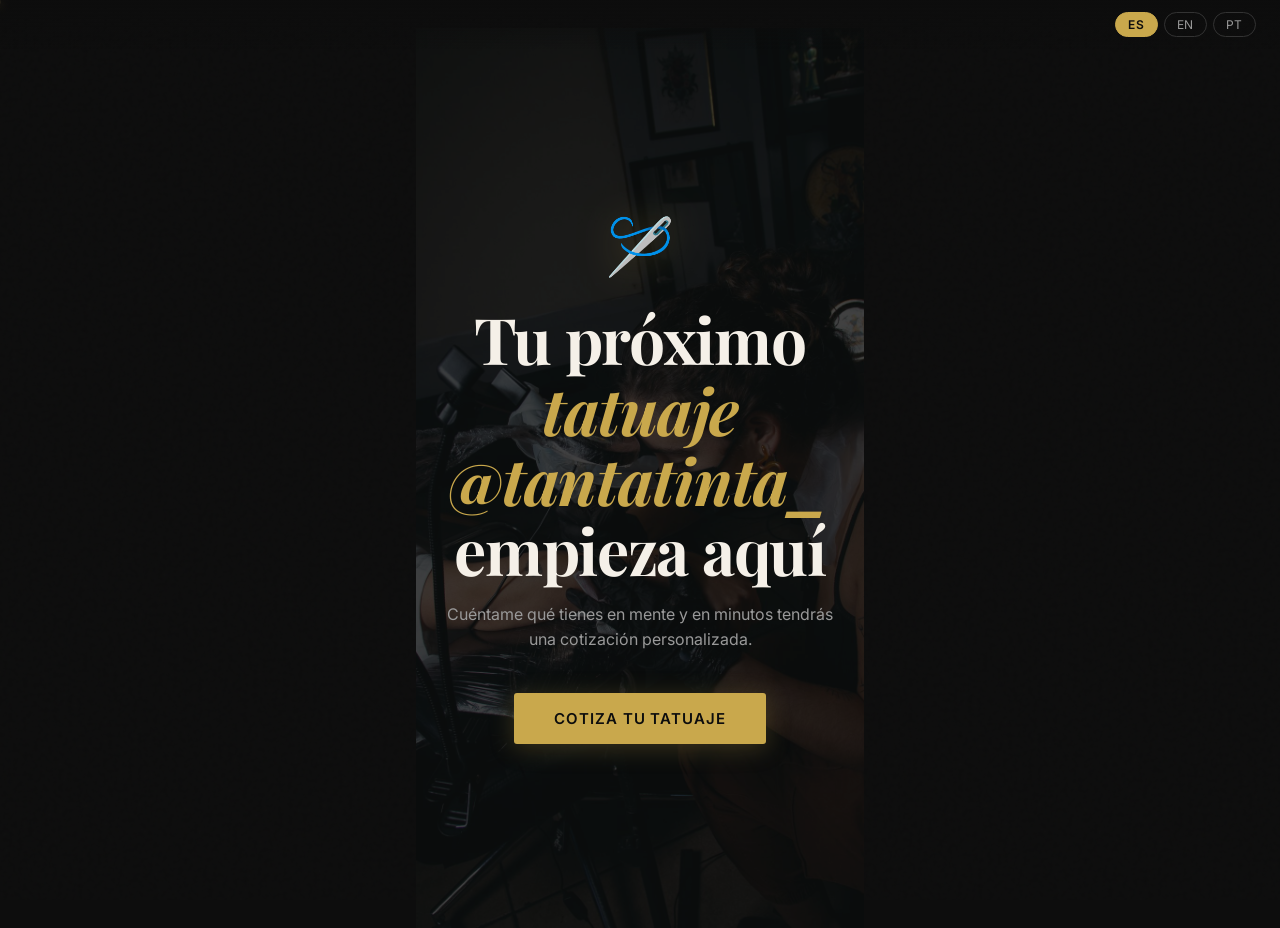
<file: cotizador/index.html>
<!DOCTYPE html>
<html lang="es">
<head>
<meta charset="UTF-8">
<meta name="viewport" content="width=device-width, initial-scale=1.0">
<title>Tanta Tinta · Cotizador</title>
<link href="https://fonts.googleapis.com/css2?family=Playfair+Display:ital,wght@0,400;0,600;0,700;1,400&family=Inter:wght@300;400;500;600&display=swap" rel="stylesheet">
<style>
*, *::before, *::after { box-sizing: border-box; margin: 0; padding: 0; }
:root {
  --bg:#0D0D0D; --card:#1E1E1E; --card-hover:#252525;
  --border:#333; --gold:#C9A84C; --gold-light:#E8C97A;
  --text:#F5F0E8; --text-muted:#999; --text-dim:#555;
}
body { background:var(--bg); color:var(--text); font-family:'Inter',sans-serif; min-height:100vh; overflow-x:hidden; }
body::before {
  content:''; position:fixed; inset:0; pointer-events:none; z-index:0; opacity:.4;
  background-image:url("data:image/svg+xml,%3Csvg viewBox='0 0 200 200' xmlns='http://www.w3.org/2000/svg'%3E%3Cfilter id='n'%3E%3CfeTurbulence type='fractalNoise' baseFrequency='0.9' numOctaves='4' stitchTiles='stitch'/%3E%3C/filter%3E%3Crect width='100%25' height='100%25' filter='url(%23n)' opacity='0.04'/%3E%3C/svg%3E");
}

/* LANG BAR */
.lang-bar { position:fixed; top:0; left:0; right:0; z-index:100; display:flex; justify-content:flex-end; padding:12px 24px; gap:6px; background:linear-gradient(to bottom,rgba(13,13,13,.95),transparent); }
.lang-btn { background:none; border:1px solid var(--border); color:var(--text-muted); padding:4px 12px; border-radius:20px; font-size:12px; font-family:'Inter',sans-serif; cursor:pointer; letter-spacing:.05em; transition:all .2s; }
.lang-btn:hover { border-color:var(--gold); color:var(--gold); }
.lang-btn.active { background:var(--gold); border-color:var(--gold); color:#0D0D0D; font-weight:600; }

/* PROGRESS */
.progress-bar-wrap { position:fixed; top:0; left:0; right:0; height:2px; z-index:99; }
.progress-bar-fill { height:100%; background:linear-gradient(90deg,var(--gold),var(--gold-light)); transition:width .5s cubic-bezier(.4,0,.2,1); position:relative; }
.progress-bar-fill::after { content:''; position:absolute; right:-1px; top:-3px; width:8px; height:8px; background:var(--gold-light); border-radius:50%; box-shadow:0 0 8px var(--gold); }

/* DOTS */
.step-dots { display:flex; justify-content:center; gap:8px; padding:28px 0 0; position:relative; z-index:1; }
.dot { width:6px; height:6px; border-radius:50%; background:var(--border); transition:all .3s; }
.dot.active { background:var(--gold); transform:scale(1.4); }
.dot.done { background:var(--gold); opacity:.4; }

/* MAIN */
.main { position:relative; z-index:1; min-height:100vh; display:flex; flex-direction:column; align-items:center; }

/* SCREENS */
.screen { display:none; width:100%; max-width:680px; padding:20px 24px 80px; animation:fadeUp .45s ease both; }
.screen.active { display:block; }
@keyframes fadeUp { from{opacity:0;transform:translateY(24px)} to{opacity:1;transform:translateY(0)} }

/* WELCOME */
.welcome-screen { min-height:100vh; display:none; flex-direction:column; align-items:center; justify-content:center; text-align:center; padding:40px 24px; animation:fadeUp .6s ease both; position:relative; overflow:hidden; }
.welcome-screen.active { display:flex; }
.welcome-bg-img { display:none; } /* imagen oculta, solo se usa para detectar si existe */
.welcome-screen.has-bg::before { content:''; position:absolute; inset:0; background-image:var(--welcome-bg); background-size:cover; background-position:center center; background-repeat:no-repeat; width:100%; height:100%; z-index:0; }
.welcome-bg-overlay { position:absolute; inset:0; background:rgba(13,13,13,.78); z-index:1; }
.welcome-screen > *:not(.welcome-bg-img):not(.welcome-bg-overlay) { position:relative; z-index:2; }
.welcome-ornament { font-size:56px; margin-bottom:24px; filter:drop-shadow(0 0 20px rgba(201,168,76,.4)); }
.welcome-title { font-family:'Playfair Display',serif; font-size:clamp(38px,8vw,64px); font-weight:700; line-height:1.1; letter-spacing:-.02em; margin-bottom:16px; }
.welcome-title em { font-style:italic; color:var(--gold); }
.welcome-sub { color:var(--text-muted); font-size:16px; line-height:1.6; max-width:400px; margin:0 auto 40px; }
.btn-primary { background:var(--gold); color:#0D0D0D; border:none; padding:16px 40px; border-radius:3px; font-family:'Inter',sans-serif; font-size:15px; font-weight:600; letter-spacing:.06em; text-transform:uppercase; cursor:pointer; transition:all .2s; box-shadow:0 4px 24px rgba(201,168,76,.25); }
.btn-primary:hover { background:var(--gold-light); box-shadow:0 6px 32px rgba(201,168,76,.4); transform:translateY(-1px); }

/* QUESTION HEADER */
.q-label { font-size:11px; letter-spacing:.12em; text-transform:uppercase; color:var(--gold); margin-bottom:10px; font-weight:500; }
.q-title { font-family:'Playfair Display',serif; font-size:clamp(20px,4vw,28px); font-weight:600; line-height:1.25; margin-bottom:8px; }
.q-sub { color:var(--text-muted); font-size:14px; margin-bottom:28px; line-height:1.5; }

/* CARD GRID */
.options-grid { display:grid; grid-template-columns:repeat(auto-fill,minmax(150px,1fr)); gap:12px; margin-bottom:28px; }
.option-card { background:var(--card); border:1.5px solid var(--border); border-radius:4px; cursor:pointer; transition:all .2s; overflow:hidden; }
.option-card:hover { border-color:var(--gold); background:var(--card-hover); }
.option-card.selected { border-color:var(--gold); background:rgba(201,168,76,.08); }
.option-card.selected .option-check { opacity:1; }
.option-img-wrap { width:100%; aspect-ratio:4/3; overflow:hidden; position:relative; background:#111; }
.option-img-wrap img { width:100%; height:100%; object-fit:cover; transition:transform .3s; display:block; }
.option-card:hover .option-img-wrap img { transform:scale(1.04); }
.option-img-placeholder { width:100%; height:100%; display:flex; align-items:center; justify-content:center; font-size:36px; background:linear-gradient(135deg,#1a1a1a,#222); }
.option-check { position:absolute; top:8px; right:8px; width:22px; height:22px; background:var(--gold); border-radius:50%; display:flex; align-items:center; justify-content:center; opacity:0; transition:opacity .2s; font-size:11px; color:#0D0D0D; font-weight:700; }
.option-body { padding:12px; }
.option-name { font-size:14px; font-weight:500; color:var(--text); margin-bottom:2px; }
.option-desc { font-size:12px; color:var(--text-dim); }

/* ROW OPTIONS */
.options-list { display:flex; flex-direction:column; gap:10px; margin-bottom:28px; }
.option-row { background:var(--card); border:1.5px solid var(--border); border-radius:4px; padding:16px 20px; cursor:pointer; transition:all .2s; display:flex; align-items:center; gap:14px; }
.option-row:hover { border-color:var(--gold); background:var(--card-hover); }
.option-row.selected { border-color:var(--gold); background:rgba(201,168,76,.08); }
.option-row-icon { font-size:22px; width:32px; text-align:center; flex-shrink:0; }
.option-row-icon-img { width:32px; height:32px; flex-shrink:0; object-fit:contain; display:block; }
.option-row-text { flex:1; }
.option-row-name { font-size:15px; font-weight:500; }
.option-row-sub { font-size:13px; color:var(--text-muted); margin-top:2px; }
.option-row-check { width:20px; height:20px; border-radius:50%; border:2px solid var(--border); display:flex; align-items:center; justify-content:center; flex-shrink:0; transition:all .2s; font-size:10px; }
.option-row.selected .option-row-check { background:var(--gold); border-color:var(--gold); color:#0D0D0D; font-weight:700; }

/* TEXT INPUT */
.text-input-wrap { margin-top:10px; display:none; }
.text-input-wrap.visible { display:block; }
.styled-input { width:100%; background:var(--card); border:1.5px solid var(--border); border-radius:4px; color:var(--text); font-family:'Inter',sans-serif; font-size:15px; padding:14px 16px; outline:none; transition:border-color .2s; }
.styled-input:focus { border-color:var(--gold); }
.styled-input::placeholder { color:var(--text-dim); }

/* BODY MAP */
.body-map-container { display:flex; gap:16px; justify-content:center; margin-bottom:20px; flex-wrap:wrap; }
.body-side { flex:1; min-width:190px; max-width:250px; }
.body-side-label { text-align:center; font-size:11px; letter-spacing:.1em; text-transform:uppercase; color:var(--text-muted); margin-bottom:10px; }
.body-map-svg { width:100%; cursor:pointer; }
.body-zone { fill:#2A2A2A; stroke:#444; stroke-width:1; transition:fill .2s; cursor:pointer; }
.body-zone:hover { fill:rgba(201,168,76,.25); stroke:var(--gold); }
.body-zone.selected { fill:rgba(201,168,76,.4); stroke:var(--gold); stroke-width:1.5; }
.body-map-legend { display:flex; flex-wrap:wrap; gap:8px; justify-content:center; margin-bottom:6px; }
.legend-tag { font-size:12px; padding:4px 12px; border-radius:20px; background:rgba(201,168,76,.15); border:1px solid var(--gold); color:var(--gold); display:none; }
.legend-tag.visible { display:inline-block; }
.zone-diff-wrap { text-align:center; min-height:24px; margin-bottom:16px; }
.zone-badge { display:inline-block; padding:3px 12px; border-radius:20px; font-size:11px; font-weight:600; letter-spacing:.06em; text-transform:uppercase; display:none; }
.zone-badge.visible { display:inline-block; }
.badge-easy  { background:rgba(92,158,110,.15); border:1px solid rgba(92,158,110,.4); color:#8EC9A0; }
.badge-medium{ background:rgba(201,168,76,.15); border:1px solid rgba(201,168,76,.4); color:var(--gold-light); }
.badge-hard  { background:rgba(180,80,80,.15); border:1px solid rgba(180,80,80,.4); color:#E09090; }

/* FLASH GALLERY */
.flash-section-label { font-size:11px; letter-spacing:.1em; text-transform:uppercase; color:var(--text-muted); margin-bottom:10px; }
.flash-gallery { display:grid; grid-template-columns:repeat(auto-fill,minmax(130px,1fr)); gap:10px; margin-bottom:20px; }
.flash-card { background:var(--card); border:1px solid var(--border); border-radius:4px; overflow:hidden; aspect-ratio:1; }
.flash-card img { width:100%; height:100%; object-fit:cover; display:block; }
.flash-placeholder { width:100%; height:100%; display:flex; align-items:center; justify-content:center; font-size:32px; background:linear-gradient(135deg,#1a1a1a,#222); color:var(--text-dim); }

/* NAVIGATION */
.nav-row { scroll-margin-bottom:24px; display:flex; justify-content:space-between; align-items:center; margin-top:12px; }
.btn-back { background:none; border:1px solid var(--border); color:var(--text-muted); padding:12px 24px; border-radius:3px; font-family:'Inter',sans-serif; font-size:14px; cursor:pointer; transition:all .2s; letter-spacing:.04em; }
.btn-back:hover { border-color:var(--text-muted); color:var(--text); }
.btn-next { background:var(--gold); color:#0D0D0D; border:none; padding:13px 32px; border-radius:3px; font-family:'Inter',sans-serif; font-size:14px; font-weight:600; letter-spacing:.06em; text-transform:uppercase; cursor:pointer; transition:all .2s; }
.btn-next:hover { background:var(--gold-light); }
.btn-next:disabled { opacity:.3; cursor:not-allowed; }

/* RESULT */
.result-box { background:var(--card); border:1px solid var(--border); border-radius:4px; overflow:hidden; margin-bottom:20px; }
.result-header { background:linear-gradient(135deg,rgba(201,168,76,.15),rgba(201,168,76,.05)); border-bottom:1px solid var(--border); padding:24px; text-align:center; }
.result-price-label { font-size:11px; letter-spacing:.12em; text-transform:uppercase; color:var(--gold); margin-bottom:8px; }
.result-price { font-family:'Playfair Display',serif; font-size:clamp(32px,7vw,48px); font-weight:700; color:var(--text); line-height:1; }
.result-price .cur { font-size:18px; color:var(--text-muted); font-family:'Inter',sans-serif; font-weight:300; margin-right:3px; }
.result-note { font-size:13px; color:var(--text-muted); margin-top:8px; }
.cur-switch { display:flex; justify-content:center; gap:6px; margin-top:16px; }
.cur-btn { background:none; border:1px solid var(--border); color:var(--text-muted); padding:5px 14px; border-radius:20px; font-size:12px; font-family:'Inter',sans-serif; cursor:pointer; letter-spacing:.05em; transition:all .2s; }
.cur-btn:hover { border-color:var(--gold); color:var(--gold); }
.cur-btn.active { background:var(--gold); border-color:var(--gold); color:#0D0D0D; font-weight:600; }
.result-details { padding:16px 24px; }
.result-row { display:flex; justify-content:space-between; padding:10px 0; border-bottom:1px solid #222; font-size:14px; }
.result-row:last-child { border-bottom:none; }
.result-row-label { color:var(--text-muted); }
.result-row-value { color:var(--text); font-weight:500; }
.contact-note { background:rgba(92,158,110,.1); border:1px solid rgba(92,158,110,.3); border-radius:4px; padding:16px 20px; font-size:14px; color:#8EC9A0; margin-bottom:16px; line-height:1.5; }
.divider { height:1px; background:linear-gradient(90deg,transparent,var(--border),transparent); margin:20px 0; }

/* EMAIL STATUS */
.email-status { font-size:13px; padding:12px 16px; border-radius:4px; margin-top:10px; display:none; }
.email-status.sending { display:block; background:rgba(201,168,76,.1); color:var(--gold); border:1px solid rgba(201,168,76,.3); }
.email-status.sent    { display:block; background:rgba(92,158,110,.1); color:#8EC9A0; border:1px solid rgba(92,158,110,.3); }
.email-status.error   { display:block; background:rgba(180,80,80,.1); color:#E09090; border:1px solid rgba(180,80,80,.3); }

@media(max-width:480px) {
  .options-grid { grid-template-columns:1fr 1fr; }
  .body-map-container { flex-direction:column; align-items:center; }
}
</style>
</head>
<body>

<div class="progress-bar-wrap"><div class="progress-bar-fill" id="progressFill" style="width:0%"></div></div>
<div class="lang-bar">
  <button class="lang-btn active" onclick="setLang('es')">ES</button>
  <button class="lang-btn" onclick="setLang('en')">EN</button>
  <button class="lang-btn" onclick="setLang('pt')">PT</button>
</div>

<div class="main">
  <div class="step-dots" id="stepDots"></div>

  <!-- ══ 0: BIENVENIDA ══ -->
  <div class="welcome-screen active" id="screen-0">
    <!--
      IMAGEN DE FONDO (bienvenida)
      Guarda tu foto en: images/welcome-bg.jpg
      Se muestra con una capa oscura semitransparente encima.
      Si no existe la imagen, simplemente no se muestra nada (fondo negro normal).
    -->
    <img class="welcome-bg-img" src="images/welcome-bg.jpg" alt=""
      onload="(function(el){ var s=document.getElementById('screen-0'); s.style.setProperty('--welcome-bg','url(images/welcome-bg.jpg)'); s.classList.add('has-bg'); })(this)"
      onerror="this.style.display='none'">
    <div class="welcome-bg-overlay"></div>
    <div class="welcome-ornament">🪡</div>
    <h1 class="welcome-title">
      <span data-i18n="w1">Tu próximo</span><br>
      <em data-i18n="w2">tatuaje</em><br>
      <em data-i18n="w4" style="font-size:clamp(38px,8vw,64px)">@tantatinta_</em><br>
      <span data-i18n="w3">empieza aquí</span>
    </h1>
    <p class="welcome-sub" data-i18n="wsub">Cuéntame qué tienes en mente y en minutos tendrás una cotización personalizada.</p>
    <button class="btn-primary" onclick="goTo(1)" data-i18n="wcta">Cotiza tu tatuaje</button>
  </div>

  <!-- ══ 1: MOTIVO ══ -->
  <div class="screen" id="screen-1">
    <div class="q-label" data-i18n="s1lbl">Paso 1 de 6</div>
    <h2 class="q-title" data-i18n="q1t">¡Hola! Cuéntame, ¿qué te gustaría tatuarte?</h2>
    <p class="q-sub" data-i18n="q1s">Elige el motivo que más se acerque a tu idea</p>
    <!--
      ÍCONOS DEL PASO 1
      Guarda tus íconos PNG en: images/iconos/
      Nombres esperados:
        images/iconos/heart.png    → Corazón
        images/iconos/sea.png      → Animal marino
        images/iconos/land.png     → Animal de tierra
        images/iconos/flowers.png  → Flores
        images/iconos/faces.png    → Caras
        images/iconos/other.png    → Otro
      Si un ícono no existe, se usa automáticamente el emoji de respaldo.
    -->
    <div class="options-list" id="motifList">
      <div class="option-row" data-value="heart" onclick="selectRow(this,'motif')">
        <img class="option-row-icon-img" src="images/iconos/heart.png" alt="" onerror="this.outerHTML='&lt;div class=&quot;option-row-icon&quot;&gt;🫀&lt;/div&gt;'">
        <div class="option-row-text"><div class="option-row-name" data-i18n="m_heart">Corazón</div></div>
        <div class="option-row-check">✓</div>
      </div>
      <div class="option-row" data-value="sea" onclick="selectRow(this,'motif')">
        <img class="option-row-icon-img" src="images/iconos/sea.png" alt="" onerror="this.outerHTML='&lt;div class=&quot;option-row-icon&quot;&gt;🐠&lt;/div&gt;'">
        <div class="option-row-text"><div class="option-row-name" data-i18n="m_sea">Animal marino</div></div>
        <div class="option-row-check">✓</div>
      </div>
      <div class="option-row" data-value="land" onclick="selectRow(this,'motif')">
        <img class="option-row-icon-img" src="images/iconos/land.png" alt="" onerror="this.outerHTML='&lt;div class=&quot;option-row-icon&quot;&gt;🐺&lt;/div&gt;'">
        <div class="option-row-text"><div class="option-row-name" data-i18n="m_land">Animal de tierra</div></div>
        <div class="option-row-check">✓</div>
      </div>
      <div class="option-row" data-value="flowers" onclick="selectRow(this,'motif')">
        <img class="option-row-icon-img" src="images/iconos/flowers.png" alt="" onerror="this.outerHTML='&lt;div class=&quot;option-row-icon&quot;&gt;🌸&lt;/div&gt;'">
        <div class="option-row-text"><div class="option-row-name" data-i18n="m_flowers">Flores</div></div>
        <div class="option-row-check">✓</div>
      </div>
      <div class="option-row" data-value="faces" onclick="selectRow(this,'motif')">
        <img class="option-row-icon-img" src="images/iconos/faces.png" alt="" onerror="this.outerHTML='&lt;div class=&quot;option-row-icon&quot;&gt;🎭&lt;/div&gt;'">
        <div class="option-row-text"><div class="option-row-name" data-i18n="m_faces">Caras</div></div>
        <div class="option-row-check">✓</div>
      </div>
      <div class="option-row" data-value="other" onclick="selectRow(this,'motif'); toggleOther()">
        <img class="option-row-icon-img" src="images/iconos/other.png" alt="" onerror="this.outerHTML='&lt;div class=&quot;option-row-icon&quot;&gt;✏️&lt;/div&gt;'">
        <div class="option-row-text"><div class="option-row-name" data-i18n="m_other">Otro</div></div>
        <div class="option-row-check">✓</div>
      </div>
    </div>
    <div class="text-input-wrap" id="otherWrap">
      <input class="styled-input" type="text" id="otherText" data-ph-i18n="other_ph" placeholder="Cuéntame tu idea..." oninput="state.motifOther=this.value">
    </div>
    <div class="nav-row">
      <button class="btn-back" onclick="goTo(0)" data-i18n="back">← Volver</button>
      <button class="btn-next" id="nxt1" onclick="goTo(2)" disabled data-i18n="nxt">Siguiente →</button>
    </div>
  </div>

  <!-- ══ 2: TAMAÑO ══ -->
  <div class="screen" id="screen-2">
    <div class="q-label" data-i18n="s2lbl">Paso 2 de 6</div>
    <h2 class="q-title" data-i18n="q2t">¿De qué tamaño te gustaría que fuera?</h2>
    <p class="q-sub" data-i18n="q2s">Selecciona el tamaño aproximado del tatuaje</p>
    <div class="options-grid">
      <div class="option-card" data-value="P" onclick="selectCard(this,'size')">
        <div class="option-img-wrap">
          <img src="images/size-small.jpg" alt="" onerror="this.style.display='none';this.nextElementSibling.style.display='flex'">
          <div class="option-img-placeholder" style="display:none">🪷</div>
          <div class="option-check">✓</div>
        </div>
        <div class="option-body">
          <div class="option-name" data-i18n="sz_s">Pequeño</div>
          <div class="option-desc">0 – 5 cm</div>
        </div>
      </div>
      <div class="option-card" data-value="M" onclick="selectCard(this,'size')">
        <div class="option-img-wrap">
          <img src="images/size-medium.jpg" alt="" onerror="this.style.display='none';this.nextElementSibling.style.display='flex'">
          <div class="option-img-placeholder" style="display:none">🌺</div>
          <div class="option-check">✓</div>
        </div>
        <div class="option-body">
          <div class="option-name" data-i18n="sz_m">Mediano</div>
          <div class="option-desc">6 – 10 cm</div>
        </div>
      </div>
      <div class="option-card" data-value="G" onclick="selectCard(this,'size')">
        <div class="option-img-wrap">
          <img src="images/size-large.jpg" alt="" onerror="this.style.display='none';this.nextElementSibling.style.display='flex'">
          <div class="option-img-placeholder" style="display:none">🌿</div>
          <div class="option-check">✓</div>
        </div>
        <div class="option-body">
          <div class="option-name" data-i18n="sz_l">Grande</div>
          <div class="option-desc">10 – 15 cm</div>
        </div>
      </div>
      <div class="option-card" data-value="GG" onclick="selectCard(this,'size')">
        <div class="option-img-wrap">
          <img src="images/size-xlarge.jpg" alt="" onerror="this.style.display='none';this.nextElementSibling.style.display='flex'">
          <div class="option-img-placeholder" style="display:none">🌳</div>
          <div class="option-check">✓</div>
        </div>
        <div class="option-body">
          <div class="option-name" data-i18n="sz_xl">Extra grande</div>
          <div class="option-desc">15 cm +</div>
        </div>
      </div>
    </div>
    <div class="nav-row">
      <button class="btn-back" onclick="goTo(1)" data-i18n="back">← Volver</button>
      <button class="btn-next" id="nxt2" onclick="goTo(3)" disabled data-i18n="nxt">Siguiente →</button>
    </div>
  </div>

  <!-- ══ 3: ZONA CORPORAL ══ -->
  <div class="screen" id="screen-3">
    <div class="q-label" data-i18n="s3lbl">Paso 3 de 6</div>
    <h2 class="q-title" data-i18n="q3t">¿En qué zona del cuerpo te gustaría tatuarte?</h2>
    <p class="q-sub" data-i18n="q3s">Toca la zona deseada en el mapa corporal</p>
    <div class="body-map-container">
      <!-- FRONT -->
      <div class="body-side">
        <div class="body-side-label" data-i18n="front">Frente</div>
        <svg class="body-map-svg" viewBox="0 0 160 310" xmlns="http://www.w3.org/2000/svg">
          <ellipse class="body-zone" id="z-head"       cx="80"  cy="25"  rx="22" ry="23" onclick="selectZone('head')"/>
          <rect    class="body-zone" id="z-neck"       x="71"   y="48"   width="18" height="15" rx="3" onclick="selectZone('neck')"/>
          <ellipse class="body-zone" id="z-lshoulder"  cx="46"  cy="72"  rx="17" ry="11" onclick="selectZone('lshoulder')"/>
          <ellipse class="body-zone" id="z-rshoulder"  cx="114" cy="72"  rx="17" ry="11" onclick="selectZone('rshoulder')"/>
          <rect    class="body-zone" id="z-chest"      x="60"   y="63"   width="40" height="35" rx="4" onclick="selectZone('chest')"/>
          <rect    class="body-zone" id="z-abdomen"    x="60"   y="102"  width="40" height="35" rx="4" onclick="selectZone('abdomen')"/>
          <rect    class="body-zone" id="z-larm"       x="24"   y="78"   width="18" height="38" rx="6" onclick="selectZone('larm')"/>
          <rect    class="body-zone" id="z-rarm"       x="118"  y="78"  width="18" height="38" rx="6" onclick="selectZone('rarm')"/>
          <rect    class="body-zone" id="z-lforearm"   x="16"   y="120"  width="16" height="36" rx="6" onclick="selectZone('lforearm')"/>
          <rect    class="body-zone" id="z-rforearm"   x="128"  y="120"  width="16" height="36" rx="6" onclick="selectZone('rforearm')"/>
          <ellipse class="body-zone" id="z-lhand"      cx="22"  cy="166" rx="11" ry="8" onclick="selectZone('lhand')"/>
          <ellipse class="body-zone" id="z-rhand"      cx="138" cy="166" rx="11" ry="8" onclick="selectZone('rhand')"/>
          <rect    class="body-zone" id="z-lthigh"     x="54"   y="141"  width="24" height="48" rx="8" onclick="selectZone('lthigh')"/>
          <rect    class="body-zone" id="z-rthigh"     x="82"   y="141"  width="24" height="48" rx="8" onclick="selectZone('rthigh')"/>
          <rect    class="body-zone" id="z-lleg"       x="54"   y="193"  width="22" height="44" rx="8" onclick="selectZone('lleg')"/>
          <rect    class="body-zone" id="z-rleg"       x="84"   y="193"  width="22" height="44" rx="8" onclick="selectZone('rleg')"/>
          <ellipse class="body-zone" id="z-lfoot"      cx="63"  cy="247" rx="14" ry="8" onclick="selectZone('lfoot')"/>
          <ellipse class="body-zone" id="z-rfoot"      cx="95"  cy="247" rx="14" ry="8" onclick="selectZone('rfoot')"/>
        </svg>
      </div>
      <!-- BACK -->
      <div class="body-side">
        <div class="body-side-label" data-i18n="back_lbl">Espalda</div>
        <svg class="body-map-svg" viewBox="0 0 160 310" xmlns="http://www.w3.org/2000/svg">
          <ellipse class="body-zone" id="z-nuca"         cx="80"  cy="25"  rx="22" ry="23" onclick="selectZone('nuca')"/>
          <rect    class="body-zone" id="z-neckrear"     x="71"   y="48"   width="18" height="15" rx="3" onclick="selectZone('neckrear')"/>
          <rect    class="body-zone" id="z-upperback"    x="56"   y="63"   width="48" height="40" rx="4" onclick="selectZone('upperback')"/>
          <rect    class="body-zone" id="z-lowerback"    x="56"   y="107"  width="48" height="30" rx="4" onclick="selectZone('lowerback')"/>
          <rect    class="body-zone" id="z-gluteos"      x="56"   y="141"  width="48" height="30" rx="8" onclick="selectZone('gluteos')"/>
          <rect    class="body-zone" id="z-ltricep"      x="24"   y="78"   width="18" height="38" rx="6" onclick="selectZone('ltricep')"/>
          <rect    class="body-zone" id="z-rtricep"      x="118"  y="78"   width="18" height="38" rx="6" onclick="selectZone('rtricep')"/>
          <rect    class="body-zone" id="z-lpantorrilla" x="54"   y="193"  width="22" height="50" rx="8" onclick="selectZone('lpantorrilla')"/>
          <rect    class="body-zone" id="z-rpantorrilla" x="84"   y="193"  width="22" height="50" rx="8" onclick="selectZone('rpantorrilla')"/>
        </svg>
      </div>
    </div>
    <div class="body-map-legend">
      <span class="legend-tag" id="legendTag"></span>
    </div>
    <div class="zone-diff-wrap">
      <span class="zone-badge" id="zoneBadge"></span>
    </div>
    <div class="nav-row">
      <button class="btn-back" onclick="goTo(2)" data-i18n="back">← Volver</button>
      <button class="btn-next" id="nxt3" onclick="goTo(4)" disabled data-i18n="nxt">Siguiente →</button>
    </div>
  </div>

  <!-- ══ 4: COMPLEJIDAD ══ -->
  <div class="screen" id="screen-4">
    <div class="q-label" data-i18n="s4lbl">Paso 4 de 6</div>
    <h2 class="q-title" data-i18n="q4t">¿Cómo sería la complejidad del diseño?</h2>
    <p class="q-sub" data-i18n="q4s">Selecciona la opción que más se acerque al estilo que tienes en mente</p>
    <div class="options-grid" style="grid-template-columns:repeat(3,1fr)">
      <div class="option-card" data-value="Baja" onclick="selectCard(this,'complexity')">
        <div class="option-img-wrap">
          <img src="images/complexity-low.jpg" alt="" onerror="this.style.display='none';this.nextElementSibling.style.display='flex'">
          <div class="option-img-placeholder" style="display:none">○</div>
          <div class="option-check">✓</div>
        </div>
        <div class="option-body">
          <div class="option-name" data-i18n="cx_l">Baja</div>
          <div class="option-desc" data-i18n="cx_ld">Líneas simples</div>
        </div>
      </div>
      <div class="option-card" data-value="Media" onclick="selectCard(this,'complexity')">
        <div class="option-img-wrap">
          <img src="images/complexity-medium.jpg" alt="" onerror="this.style.display='none';this.nextElementSibling.style.display='flex'">
          <div class="option-img-placeholder" style="display:none">◎</div>
          <div class="option-check">✓</div>
        </div>
        <div class="option-body">
          <div class="option-name" data-i18n="cx_m">Media</div>
          <div class="option-desc" data-i18n="cx_md">Detalles moderados</div>
        </div>
      </div>
      <div class="option-card" data-value="Compleja" onclick="selectCard(this,'complexity')">
        <div class="option-img-wrap">
          <img src="images/complexity-high.jpg" alt="" onerror="this.style.display='none';this.nextElementSibling.style.display='flex'">
          <div class="option-img-placeholder" style="display:none">✦</div>
          <div class="option-check">✓</div>
        </div>
        <div class="option-body">
          <div class="option-name" data-i18n="cx_h">Compleja</div>
          <div class="option-desc" data-i18n="cx_hd">Muy detallado</div>
        </div>
      </div>
    </div>
    <div class="nav-row">
      <button class="btn-back" onclick="goTo(3)" data-i18n="back">← Volver</button>
      <button class="btn-next" id="nxt4" onclick="goTo(5)" disabled data-i18n="nxt">Siguiente →</button>
    </div>
  </div>

  <!-- ══ 5: FLASH / DISEÑO ══ -->
  <div class="screen" id="screen-5">
    <div class="q-label" data-i18n="s5lbl">Paso 5 de 6</div>
    <h2 class="q-title" data-i18n="q5t">¿Flash disponible o diseño personalizado?</h2>
    <p class="q-sub" data-i18n="q5s">Aquí te muestro algunos de mis trabajos del tema que elegiste</p>
    <div class="flash-section-label" data-i18n="fl_lbl">Algunos de mis trabajos:</div>
    <div class="flash-gallery" id="flashGallery"></div>
    <div class="divider"></div>
    <div class="options-list" id="flashList">
      <div class="option-row" data-value="Sí" onclick="selectRow(this,'flash')">
        <div class="option-row-icon">⚡</div>
        <div class="option-row-text">
          <div class="option-row-name" data-i18n="dt_flash">Elegir de los flash disponibles</div>
          <div class="option-row-sub" data-i18n="dt_flash_s">Diseños listos para tatuar, precio especial</div>
        </div>
        <div class="option-row-check">✓</div>
      </div>
      <div class="option-row" data-value="No / Otro" onclick="selectRow(this,'flash')">
        <div class="option-row-icon">🎨</div>
        <div class="option-row-text">
          <div class="option-row-name" data-i18n="dt_custom">Diseño personalizado</div>
          <div class="option-row-sub" data-i18n="dt_custom_s">Creamos juntos el diseño ideal para ti</div>
        </div>
        <div class="option-row-check">✓</div>
      </div>
      <div class="option-row" data-value="No / Otro" onclick="selectRow(this,'flash')">
        <div class="option-row-icon">💬</div>
        <div class="option-row-text">
          <div class="option-row-name" data-i18n="dt_other">Otro / No lo sé aún</div>
          <div class="option-row-sub" data-i18n="dt_other_s">Conversemos y encontramos lo mejor</div>
        </div>
        <div class="option-row-check">✓</div>
      </div>
    </div>
    <div class="nav-row">
      <button class="btn-back" onclick="goTo(4)" data-i18n="back">← Volver</button>
      <button class="btn-next" id="nxt5" onclick="goTo(6)" disabled data-i18n="nxt">Siguiente →</button>
    </div>
  </div>

  <!-- ══ 6: CONTACTO ══ -->
  <div class="screen" id="screen-6">
    <div class="q-label" data-i18n="s6lbl">Paso 6 de 6</div>
    <h2 class="q-title" data-i18n="q6t">¡Ya casi está! ¿Cómo te contactamos?</h2>
    <p class="q-sub" data-i18n="q6s">Déjame tu correo, Instagram o número de teléfono</p>
    <input class="styled-input" type="text" id="contactInput" data-ph-i18n="contact_ph"
      placeholder="tu@email.com / @instagram / +56 9 ..." oninput="checkContact()">
    <div class="nav-row" style="margin-top:28px">
      <button class="btn-back" onclick="goTo(5)" data-i18n="back">← Volver</button>
      <button class="btn-next" id="nxt6" onclick="submitQuote()" disabled data-i18n="get_q">Ver cotización →</button>
    </div>
  </div>

  <!-- ══ 7: RESULTADO ══ -->
  <div class="screen" id="screen-7">
    <div class="q-label" data-i18n="r_lbl">Tu cotización</div>
    <h2 class="q-title" data-i18n="r_title">Aquí está tu estimación</h2>
    <p class="q-sub" data-i18n="r_sub">Basado en tus respuestas, este es el rango estimado</p>
    <div class="result-box">
      <div class="result-header">
        <div class="result-price-label" data-i18n="r_range">Rango estimado</div>
        <div class="result-price">
          <span class="cur" id="curA"></span><span id="priceMin"></span>
          <span style="color:var(--text-muted);font-size:.55em;font-family:Inter;font-weight:300"> – </span>
          <span class="cur" id="curB"></span><span id="priceMax"></span>
        </div>
        <div class="cur-switch" role="group" aria-label="Currency / Moneda / Moeda">
          <button class="cur-btn" data-cur="CLP" onclick="setCurrency('CLP')">CLP</button>
          <button class="cur-btn" data-cur="BRL" onclick="setCurrency('BRL')">BRL</button>
          <button class="cur-btn" data-cur="USD" onclick="setCurrency('USD')">USD</button>
          <button class="cur-btn" data-cur="EUR" onclick="setCurrency('EUR')">EUR</button>
        </div>
        <div class="result-note" id="priceNote"></div>
      </div>
      <div class="result-details" id="resultDetails"></div>
    </div>
    <div class="contact-note" id="contactNote"></div>
    <div class="email-status" id="emailStatus"></div>
    <button class="btn-primary" style="width:100%;margin-top:12px" onclick="restart()" data-i18n="new_q">+ Nueva cotización</button>
  </div>

</div><!-- /main -->

<script>
// ═══════════════════════════════════════════
//  STATE
// ═══════════════════════════════════════════
const state = { motif:null, motifOther:'', size:null, zone:null, complexity:null, flash:null, contact:'' };
let currentLang = 'es';
let currentStep = 0;

// ═══════════════════════════════════════════
//  PRICING TABLE  (BRL — from Excel)
// ═══════════════════════════════════════════
const PRICES = {
  'P_Baja_Sí':      [250,350],  'P_Baja_No':      [290,400],
  'P_Media_Sí':     [290,430],  'P_Media_No':     [320,490],
  'P_Compleja_Sí':  [320,500],  'P_Compleja_No':  [350,500],
  'M_Baja_Sí':      [350,470],  'M_Baja_No':      [370,500],
  'M_Media_Sí':     [390,550],  'M_Media_No':     [450,590],
  'M_Compleja_Sí':  [490,650],  'M_Compleja_No':  [520,700],
  'G_Baja_Sí':      [490,690],  'G_Baja_No':      [550,720],
  'G_Media_Sí':     [590,750],  'G_Media_No':     [630,800],
  'G_Compleja_Sí':  [650,830],  'G_Compleja_No':  [670,850],
  'GG_Baja_Sí':     [590,860],  'GG_Baja_No':     [650,910],
  'GG_Media_Sí':    [690,990],  'GG_Media_No':    [750,1100],
  'GG_Compleja_Sí': [790,1300], 'GG_Compleja_No': [850,1500],
};

// Currencies (mult = conversion from the BRL base table above)
const CURRENCIES = {
  CLP: { sym:'$',   code:'CLP', mult:180,  dec:0, locale:'es-CL' },
  BRL: { sym:'R$',  code:'BRL', mult:1,    dec:0, locale:'pt-BR' },
  USD: { sym:'US$', code:'USD', mult:0.25, dec:0, locale:'en-US' },
  EUR: { sym:'€',   code:'EUR', mult:0.171, dec:0, locale:'es-ES' },
};
// Default currency for each language (until the visitor picks one manually)
const LANG_CURRENCY = { es:'CLP', pt:'BRL', en:'USD' };
let currentCurrency = 'CLP';
let currencyChosen = false;

// Zone difficulty (from uploaded image)
const ZONE_DIFF = {
  upperback:'easy',  lowerback:'easy',  larm:'easy',    rarm:'easy',
  lforearm:'easy',   rforearm:'easy',   ltricep:'medium', rtricep:'medium',
  lpantorrilla:'easy', rpantorrilla:'easy', lthigh:'easy', rthigh:'easy',
  lleg:'easy',       rleg:'easy',       abdomen:'hard',
  chest:'medium',    gluteos:'medium',  lshoulder:'medium', rshoulder:'medium',
  head:'hard',       nuca:'hard',       neck:'hard',    neckrear:'hard',
  lhand:'hard',      rhand:'hard',      lfoot:'hard',   rfoot:'hard',
};

// Flash gallery images per motif
// INSTRUCCIONES: Agrega tus fotos en las carpetas indicadas.
// Puedes agregar más imágenes añadiendo más rutas al array.
// Ejemplo: 'images/flash/heart/1.jpg' → guarda tu foto en esa ruta.
const FLASH_IMAGES = {
  heart:   ['images/flash/heart/1.jpg','images/flash/heart/2.jpg','images/flash/heart/3.jpg','images/flash/heart/4.jpg'],
  sea:     ['images/flash/sea/1.jpg','images/flash/sea/2.jpg','images/flash/sea/3.jpg','images/flash/sea/4.jpg'],
  land:    ['images/flash/land/1.jpg','images/flash/land/2.jpg','images/flash/land/3.jpg','images/flash/land/4.jpg'],
  flowers: ['images/flash/flowers/1.jpg','images/flash/flowers/2.jpg','images/flash/flowers/3.jpg','images/flash/flowers/4.jpg'],
  faces:   ['images/flash/faces/1.jpg','images/flash/faces/2.jpg','images/flash/faces/3.jpg','images/flash/faces/4.jpg'],
  other:   ['images/flash/other/1.jpg','images/flash/other/2.jpg','images/flash/other/3.jpg','images/flash/other/4.jpg'],
};

// ═══════════════════════════════════════════
//  i18n STRINGS
// ═══════════════════════════════════════════
const T = {
  es:{
    w1:'Tu próximo', w2:'tatuaje',w4: '@tantatinta_',w3:'empieza aquí',
    wsub:'Cuéntame qué tienes en mente y en minutos tendrás una cotización personalizada.',
    wcta:'Cotiza tu tatuaje',
    s1lbl:'Paso 1 de 6', s2lbl:'Paso 2 de 6', s3lbl:'Paso 3 de 6',
    s4lbl:'Paso 4 de 6', s5lbl:'Paso 5 de 6', s6lbl:'Paso 6 de 6',
    q1t:'¡Hola! Cuéntame, ¿qué te gustaría tatuarte?', q1s:'Elige el motivo que más se acerque a tu idea',
    q2t:'¿De qué tamaño te gustaría que fuera?',       q2s:'Selecciona el tamaño aproximado del tatuaje',
    q3t:'¿En qué zona del cuerpo te gustaría tatuarte?', q3s:'Toca la zona deseada en el mapa corporal',
    q4t:'¿Cómo sería la complejidad del diseño?',      q4s:'Selecciona la opción que más se acerque al estilo que tienes en mente',
    q5t:'¿Flash disponible o diseño personalizado?',   q5s:'Aquí te muestro algunos de mis trabajos del tema que elegiste',
    q6t:'¡Ya casi está! ¿Cómo te contactamos?',        q6s:'Déjame tu correo, Instagram o número de teléfono',
    back:'← Volver', nxt:'Siguiente →', get_q:'Ver cotización →', new_q:'+ Nueva cotización',
    m_heart:'Corazón', m_sea:'Animal marino', m_land:'Animal de tierra',
    m_flowers:'Flores', m_faces:'Caras', m_other:'Otro',
    other_ph:'Cuéntame tu idea...',
    sz_s:'Pequeño', sz_m:'Mediano', sz_l:'Grande', sz_xl:'Extra grande',
    front:'Frente', back_lbl:'Espalda',
    cx_l:'Baja', cx_ld:'Líneas simples', cx_m:'Media', cx_md:'Detalles moderados', cx_h:'Compleja', cx_hd:'Muy detallado',
    dt_flash:'Elegir de los flash disponibles', dt_flash_s:'Diseños listos para tatuar, precio especial',
    dt_custom:'Diseño personalizado',           dt_custom_s:'Creamos juntos el diseño ideal para ti',
    dt_other:'Otro / No lo sé aún',             dt_other_s:'Conversemos y encontramos lo mejor',
    fl_lbl:'Algunos de mis trabajos:',
    contact_ph:'tu@email.com / @instagram / +56 9 ...',
    r_lbl:'Tu cotización', r_title:'Aquí está tu estimación',
    r_sub:'Basado en tus respuestas, este es el rango estimado de precio',
    r_range:'Rango estimado',
    r_note:'Precio referencial en {cur} · sujeto a consulta final',
    contact_confirm:'¡Perfecto! Me pondré en contacto a través de <strong>{c}</strong> para confirmar los detalles y agendar tu sesión. 🖋️',
    d_motif:'Motivo', d_size:'Tamaño', d_zone:'Zona corporal', d_zdiff:'Dificultad zona',
    d_cx:'Complejidad', d_type:'Tipo de diseño',
    diff_easy:'Fácil', diff_medium:'Medio', diff_hard:'Complejo',
    fl_yes:'Flash', fl_no:'Diseño personalizado / Otro',
    sz_P:'Pequeño (0-5 cm)', sz_M:'Mediano (6-10 cm)', sz_G:'Grande (10-15 cm)', sz_GG:'Extra grande (15 cm+)',
    zones:{
      head:'Cabeza', neck:'Cuello', lshoulder:'Hombro izquierdo', rshoulder:'Hombro derecho',
      chest:'Pecho', abdomen:'Abdomen', larm:'Brazo superior izq.', rarm:'Brazo superior der.',
      lforearm:'Antebrazo izquierdo', rforearm:'Antebrazo derecho',
      lhand:'Mano izquierda', rhand:'Mano derecha',
      lthigh:'Muslo izquierdo', rthigh:'Muslo derecho',
      lleg:'Pierna izquierda', rleg:'Pierna derecha',
      lfoot:'Pie izquierdo', rfoot:'Pie derecho',
      nuca:'Nuca', neckrear:'Cuello (espalda)',
      upperback:'Espalda alta', lowerback:'Espalda baja', gluteos:'Glúteos',
      ltricep:'Trícep izquierdo', rtricep:'Trícep derecho',
      lpantorrilla:'Pantorrilla izquierda', rpantorrilla:'Pantorrilla derecha'
    },
    email_sending:'Enviando cotización por correo…',
    email_sent:'✓ Cotización enviada. Te contactaré pronto.',
    email_error:'No se pudo enviar automáticamente. ',
    email_manual:'Enviar manualmente →',
  },
  en:{
    w1:'Your next', w2:'tattoo',w4: 'by @tantatinta_', w3:'starts here',
    wsub:"Tell me what you have in mind and you'll get a personalized quote in minutes.",
    wcta:'Get a quote',
    s1lbl:'Step 1 of 6', s2lbl:'Step 2 of 6', s3lbl:'Step 3 of 6',
    s4lbl:'Step 4 of 6', s5lbl:'Step 5 of 6', s6lbl:'Step 6 of 6',
    q1t:'Hi! What would you like to get tattooed?',    q1s:'Choose the motif that best matches your idea',
    q2t:'How big would you like it to be?',            q2s:'Select the approximate size of the tattoo',
    q3t:'Which body area would you like?',             q3s:'Tap the desired area on the body map',
    q4t:'How complex would the design be?',            q4s:'Select the option that best matches the style you have in mind',
    q5t:'Flash design or custom?',                     q5s:'Here are some of my works on the theme you chose',
    q6t:'Almost done! How can we reach you?',          q6s:'Leave your email, Instagram, or phone number',
    back:'← Back', nxt:'Next →', get_q:'Get my quote →', new_q:'+ New quote',
    m_heart:'Heart', m_sea:'Sea animal', m_land:'Land animal',
    m_flowers:'Flowers', m_faces:'Faces', m_other:'Other',
    other_ph:'Tell me your idea...',
    sz_s:'Small', sz_m:'Medium', sz_l:'Large', sz_xl:'Extra large',
    front:'Front', back_lbl:'Back',
    cx_l:'Low', cx_ld:'Simple lines', cx_m:'Medium', cx_md:'Moderate details', cx_h:'Complex', cx_hd:'Highly detailed',
    dt_flash:'Choose from available flash', dt_flash_s:'Ready-to-tattoo designs, special price',
    dt_custom:'Custom design',              dt_custom_s:"We'll create the perfect design together",
    dt_other:'Other / Not sure yet',        dt_other_s:"Let's talk and find the best option",
    fl_lbl:'Some of my works:',
    contact_ph:'you@email.com / @instagram / +1 555...',
    r_lbl:'Your quote', r_title:'Here is your estimate',
    r_sub:'Based on your answers, this is the estimated price range',
    r_range:'Estimated range',
    r_note:'Reference price in {cur} · subject to final consultation',
    contact_confirm:"Perfect! I'll reach out at <strong>{c}</strong> to confirm details and book your session. 🖋️",
    d_motif:'Motif', d_size:'Size', d_zone:'Body zone', d_zdiff:'Zone difficulty',
    d_cx:'Complexity', d_type:'Design type',
    diff_easy:'Easy', diff_medium:'Medium', diff_hard:'Complex',
    fl_yes:'Flash', fl_no:'Custom design / Other',
    sz_P:'Small (0-5 cm)', sz_M:'Medium (6-10 cm)', sz_G:'Large (10-15 cm)', sz_GG:'Extra large (15 cm+)',
    zones:{
      head:'Head', neck:'Neck', lshoulder:'Left shoulder', rshoulder:'Right shoulder',
      chest:'Chest', abdomen:'Abdomen', larm:'Left upper arm', rarm:'Right upper arm',
      lforearm:'Left forearm', rforearm:'Right forearm',
      lhand:'Left hand', rhand:'Right hand',
      lthigh:'Left thigh', rthigh:'Right thigh',
      lleg:'Left leg', rleg:'Right leg',
      lfoot:'Left foot', rfoot:'Right foot',
      nuca:'Back of head', neckrear:'Back of neck',
      upperback:'Upper back', lowerback:'Lower back', gluteos:'Glutes',
      ltricep:'Left tricep', rtricep:'Right tricep',
      lpantorrilla:'Left calf', rpantorrilla:'Right calf'
    },
    email_sending:'Sending quote by email…',
    email_sent:'✓ Quote sent. I will reach out soon.',
    email_error:'Could not send automatically. ',
    email_manual:'Send manually →',
  },
  pt:{
    w1:'Sua próxima', w2:'tatuagem',w4: '@tantatinta_', w3:'começa aqui',
    wsub:'Me conta o que você tem em mente e em minutos você terá um orçamento personalizado.',
    wcta:'Orçar minha tattoo',
    s1lbl:'Passo 1 de 6', s2lbl:'Passo 2 de 6', s3lbl:'Passo 3 de 6',
    s4lbl:'Passo 4 de 6', s5lbl:'Passo 5 de 6', s6lbl:'Passo 6 de 6',
    q1t:'Oi! Me conta, o que você gostaria de tatuar?',  q1s:'Escolha o motivo que mais se aproxima da sua ideia',
    q2t:'Qual tamanho você gostaria?',                   q2s:'Selecione o tamanho aproximado da tatuagem',
    q3t:'Em qual parte do corpo você gostaria?',         q3s:'Toque na área desejada no mapa corporal',
    q4t:'Qual seria a complexidade do design?',          q4s:'Selecione a opção que mais se aproxima do estilo que você tem em mente',
    q5t:'Flash disponível ou design personalizado?',     q5s:'Aqui estão alguns dos meus trabalhos do tema que você escolheu',
    q6t:'Quase lá! Como podemos te contatar?',           q6s:'Deixe seu e-mail, Instagram ou número de telefone',
    back:'← Voltar', nxt:'Próximo →', get_q:'Ver orçamento →', new_q:'+ Novo orçamento',
    m_heart:'Coração', m_sea:'Animal marinho', m_land:'Animal terrestre',
    m_flowers:'Flores', m_faces:'Rostos', m_other:'Outro',
    other_ph:'Me conta sua ideia...',
    sz_s:'Pequeno', sz_m:'Médio', sz_l:'Grande', sz_xl:'Extra grande',
    front:'Frente', back_lbl:'Costas',
    cx_l:'Baixa', cx_ld:'Linhas simples', cx_m:'Média', cx_md:'Detalhes moderados', cx_h:'Complexa', cx_hd:'Muito detalhado',
    dt_flash:'Escolher dos flash disponíveis', dt_flash_s:'Designs prontos para tatuar, preço especial',
    dt_custom:'Design personalizado',          dt_custom_s:'Criamos juntos o design ideal para você',
    dt_other:'Outro / Ainda não sei',          dt_other_s:'Vamos conversar e encontrar o melhor',
    fl_lbl:'Alguns dos meus trabalhos:',
    contact_ph:'você@email.com / @instagram / +55 11...',
    r_lbl:'Seu orçamento', r_title:'Aqui está sua estimativa',
    r_sub:'Com base nas suas respostas, este é o intervalo de preço estimado',
    r_range:'Intervalo estimado',
    r_note:'Preço referencial em {cur} · sujeito a consulta final',
    contact_confirm:'Ótimo! Vou entrar em contato via <strong>{c}</strong> para confirmar os detalhes e agendar sua sessão. 🖋️',
    d_motif:'Motivo', d_size:'Tamanho', d_zone:'Zona corporal', d_zdiff:'Dificuldade zona',
    d_cx:'Complexidade', d_type:'Tipo de design',
    diff_easy:'Fácil', diff_medium:'Médio', diff_hard:'Complexo',
    fl_yes:'Flash', fl_no:'Design personalizado / Outro',
    sz_P:'Pequeno (0-5 cm)', sz_M:'Médio (6-10 cm)', sz_G:'Grande (10-15 cm)', sz_GG:'Extra grande (15 cm+)',
    zones:{
      head:'Cabeça', neck:'Pescoço', lshoulder:'Ombro esquerdo', rshoulder:'Ombro direito',
      chest:'Peitoral', abdomen:'Abdômen', larm:'Braço sup. esq.', rarm:'Braço sup. dir.',
      lforearm:'Antebraço esq.', rforearm:'Antebraço dir.',
      lhand:'Mão esquerda', rhand:'Mão direita',
      lthigh:'Coxa esquerda', rthigh:'Coxa direita',
      lleg:'Perna esquerda', rleg:'Perna direita',
      lfoot:'Pé esquerdo', rfoot:'Pé direito',
      nuca:'Nuca', neckrear:'Pescoço (costas)',
      upperback:'Costas superior', lowerback:'Lombar', gluteos:'Glúteos',
      ltricep:'Tríceps esq.', rtricep:'Tríceps dir.',
      lpantorrilla:'Panturrilha esq.', rpantorrilla:'Panturrilha dir.'
    },
    email_sending:'Enviando orçamento por e-mail…',
    email_sent:'✓ Orçamento enviado. Entrarei em contato em breve.',
    email_error:'Não foi possível enviar automaticamente. ',
    email_manual:'Enviar manualmente →',
  }
};

function t(k){ return (T[currentLang]||T.es)[k] ?? (T.es)[k] ?? k; }
function tz(zoneId){ return ((T[currentLang]||T.es).zones||T.es.zones)[zoneId] || zoneId; }

// ═══════════════════════════════════════════
//  LANGUAGE
// ═══════════════════════════════════════════
function setLang(lang){
  currentLang = lang;
  document.querySelectorAll('.lang-btn').forEach(b => b.classList.remove('active'));
  document.querySelector('.lang-btn[onclick="setLang(\''+lang+'\')"]').classList.add('active');
  if(!currencyChosen) currentCurrency = LANG_CURRENCY[lang];
  applyAll();
  if(currentStep === 7) buildResult();
}

function setCurrency(code){
  currentCurrency = code;
  currencyChosen = true;
  buildResult();
}

function applyAll(){
  document.querySelectorAll('[data-i18n]').forEach(el => { el.innerHTML = t(el.getAttribute('data-i18n')); });
  document.querySelectorAll('[data-ph-i18n]').forEach(el => { el.placeholder = t(el.getAttribute('data-ph-i18n')); });
  updateZoneUI();
  if(currentStep === 5) renderFlashGallery();
}

// ═══════════════════════════════════════════
//  NAVIGATION
// ═══════════════════════════════════════════
function goTo(step){
  document.querySelectorAll('.screen, .welcome-screen').forEach(s => s.classList.remove('active'));
  document.getElementById('screen-'+step).classList.add('active');
  currentStep = step;
  updateProgress();
  updateDots();
  if(step === 5) renderFlashGallery();
  window.scrollTo({top:0, behavior:'smooth'});
}

function updateProgress(){
  const pct = currentStep === 0 ? 0 : Math.round((currentStep/7)*100);
  document.getElementById('progressFill').style.width = pct+'%';
}

function updateDots(){
  const el = document.getElementById('stepDots');
  if(currentStep===0 || currentStep===7){ el.innerHTML=''; return; }
  const active = currentStep-1;
  el.innerHTML = Array.from({length:6},(_,i)=>{
    const c = i<active ? 'done' : i===active ? 'active' : '';
    return '<div class="dot '+c+'"></div>';
  }).join('');
}

function restart(){
  Object.keys(state).forEach(k => state[k]=null);
  state.motifOther=''; state.contact='';
  document.querySelectorAll('.option-card.selected').forEach(c=>c.classList.remove('selected'));
  document.querySelectorAll('.option-row.selected').forEach(r=>r.classList.remove('selected'));
  document.querySelectorAll('.body-zone.selected').forEach(z=>z.classList.remove('selected'));
  document.querySelectorAll('.btn-next').forEach(b=>b.disabled=true);
  document.getElementById('otherText').value='';
  document.getElementById('contactInput').value='';
  document.getElementById('otherWrap').classList.remove('visible');
  document.getElementById('legendTag').classList.remove('visible');
  document.getElementById('zoneBadge').className='zone-badge';
  document.getElementById('emailStatus').className='email-status';
  goTo(0);
}

// ═══════════════════════════════════════════
//  SELECTIONS
// ═══════════════════════════════════════════
function selectCard(el, field){
  el.closest('.options-grid').querySelectorAll('.option-card').forEach(c=>c.classList.remove('selected'));
  el.classList.add('selected');
  state[field] = el.dataset.value;
  const map = {size:'nxt2', complexity:'nxt4'};
  if(map[field]){ document.getElementById(map[field]).disabled=false; scrollToNext(map[field]); }
}

// After choosing an option, gently scroll down so the "next" button is in view
function scrollToNext(btnId){
  const btn = document.getElementById(btnId);
  if(!btn) return;
  const row = btn.closest('.nav-row') || btn;
  const reduce = window.matchMedia && window.matchMedia('(prefers-reduced-motion: reduce)').matches;
  setTimeout(() => row.scrollIntoView({ behavior: reduce ? 'auto' : 'smooth', block:'nearest' }), 150);
}

function selectRow(el, field){
  el.closest('.options-list').querySelectorAll('.option-row').forEach(r=>r.classList.remove('selected'));
  el.classList.add('selected');
  state[field] = el.dataset.value;
  const map = {motif:'nxt1', flash:'nxt5'};
  if(map[field]){ document.getElementById(map[field]).disabled=false; scrollToNext(map[field]); }
  if(field==='motif'){ toggleOther(); renderFlashGallery(); }
}

function toggleOther(){
  const wrap = document.getElementById('otherWrap');
  state.motif==='other' ? wrap.classList.add('visible') : wrap.classList.remove('visible');
  if(state.motif==='other') document.getElementById('otherText').focus();
}

// ═══════════════════════════════════════════
//  BODY MAP
// ═══════════════════════════════════════════
function selectZone(zid){
  if(state.zone){
    const prev = document.getElementById('z-'+state.zone);
    if(prev) prev.classList.remove('selected');
  }
  state.zone = zid;
  const el = document.getElementById('z-'+zid);
  if(el) el.classList.add('selected');
  document.getElementById('nxt3').disabled=false;
  updateZoneUI();
  scrollToNext('nxt3');
}

function updateZoneUI(){
  const tag   = document.getElementById('legendTag');
  const badge = document.getElementById('zoneBadge');
  if(!state.zone){ tag.classList.remove('visible'); badge.className='zone-badge'; return; }
  tag.textContent = tz(state.zone);
  tag.classList.add('visible');
  const d = ZONE_DIFF[state.zone];
  if(d){
    const labels = {easy:t('diff_easy'), medium:t('diff_medium'), hard:t('diff_hard')};
    const cls    = {easy:'badge-easy',   medium:'badge-medium',   hard:'badge-hard'};
    badge.textContent = labels[d];
    badge.className = 'zone-badge visible '+cls[d];
  }
}

// ═══════════════════════════════════════════
//  FLASH GALLERY  (dynamic per motif)
// ═══════════════════════════════════════════
function renderFlashGallery(){
  const container = document.getElementById('flashGallery');
  if(!container) return;
  const motif = state.motif || 'other';
  const imgs = FLASH_IMAGES[motif] || FLASH_IMAGES.other;
  container.innerHTML = imgs.map(src =>
    '<div class="flash-card">' +
      '<img src="'+src+'" alt="" onerror="this.style.display=\'none\';this.nextElementSibling.style.display=\'flex\'">' +
      '<div class="flash-placeholder" style="display:none">🎨</div>' +
    '</div>'
  ).join('');
}

// ═══════════════════════════════════════════
//  CONTACT
// ═══════════════════════════════════════════
function checkContact(){
  const v = document.getElementById('contactInput').value.trim();
  state.contact = v;
  document.getElementById('nxt6').disabled = v.length < 3;
}

// ═══════════════════════════════════════════
//  PRICING
// ═══════════════════════════════════════════
function calcPrice(){
  const fk = state.flash==='Sí' ? 'Sí' : 'No';
  const key = (state.size||'M')+'_'+(state.complexity||'Media')+'_'+fk;
  const brl = PRICES[key] || [300,500];
  const cur = CURRENCIES[currentCurrency];
  const mn = Math.round(brl[0]*cur.mult);
  const mx = Math.round(brl[1]*cur.mult);
  return [mn, mx, cur, brl];
}

function fmtN(n, dec, locale){
  return n.toLocaleString(locale || 'es-CL', { minimumFractionDigits:dec, maximumFractionDigits:dec });
}

// ═══════════════════════════════════════════
//  SUBMIT
// ═══════════════════════════════════════════
function submitQuote(){
  goTo(7);
  buildResult();
  sendEmail();
}

function buildResult(){
  const [mn, mx, cur, brl] = calcPrice();
  document.getElementById('curA').textContent = cur.sym+' ';
  document.getElementById('curB').textContent = cur.sym+' ';
  document.getElementById('priceMin').textContent = fmtN(mn, cur.dec, cur.locale);
  document.getElementById('priceMax').textContent = fmtN(mx, cur.dec, cur.locale);
  document.getElementById('priceNote').textContent = t('r_note').replace('{cur}', cur.code);
  document.querySelectorAll('.cur-btn').forEach(b => b.classList.toggle('active', b.dataset.cur === cur.code));

  // Motif label — show free text if "other" was selected
  const motifLabel = state.motif==='other'
    ? (state.motifOther && state.motifOther.trim() !== '' ? state.motifOther : t('m_other'))
    : t('m_'+state.motif);

  const zoneLabel  = state.zone ? tz(state.zone) : '—';
  const diffLabel  = state.zone && ZONE_DIFF[state.zone] ? t('diff_'+ZONE_DIFF[state.zone]) : '—';
  const flashLabel = state.flash==='Sí' ? t('fl_yes') : t('fl_no');
  const sizeLabel  = t('sz_'+(state.size||'M'));

  const rows = [
    [t('d_motif'), motifLabel],
    [t('d_size'),  sizeLabel],
    [t('d_zone'),  zoneLabel],
    [t('d_cx'),    state.complexity||'—'],
    [t('d_type'),  flashLabel],
  ];
  document.getElementById('resultDetails').innerHTML = rows.map(function(r){
    return '<div class="result-row"><span class="result-row-label">'+r[0]+'</span><span class="result-row-value">'+r[1]+'</span></div>';
  }).join('');

  document.getElementById('contactNote').innerHTML = t('contact_confirm').replace('{c}', state.contact);
}

// ═══════════════════════════════════════════
//  EMAIL  (Formspree — configure your endpoint)
// ═══════════════════════════════════════════
// INSTRUCCIONES para activar el envío de correo:
// 1. Ve a https://formspree.io y crea una cuenta gratuita.
// 2. Crea un nuevo formulario y apunta los envíos a contacto.tantatinta@gmail.com
// 3. Reemplaza 'YOUR_FORMSPREE_ID' con el ID que te entrega Formspree (ej: xpzgkwqr)
const FORMSPREE_ID = 'xvznwkbd';

async function sendEmail(){
  const statusEl = document.getElementById('emailStatus');
  statusEl.className='email-status sending';
  statusEl.textContent = t('email_sending');

  const motifLabel = state.motif==='other'
    ? (state.motifOther||'Otro')
    : {heart:'Corazón',sea:'Animal marino',land:'Animal de tierra',flowers:'Flores',faces:'Caras',other:'Otro'}[state.motif];
  const zoneLabel = state.zone ? (T.es.zones[state.zone]||state.zone) : '—';
  const diffLabel = state.zone && ZONE_DIFF[state.zone]
    ? {easy:'Fácil',medium:'Medio',hard:'Complejo'}[ZONE_DIFF[state.zone]] : '—';
  const [mn,mx,cur] = calcPrice();

  const body = [
    'NUEVA COTIZACIÓN — Tanta Tinta',
    '================================',
    'Motivo:       '+motifLabel,
    'Tamaño:       '+state.size,
    'Zona:         '+zoneLabel+' (Dificultad: '+diffLabel+')',
    'Complejidad:  '+state.complexity,
    'Tipo diseño:  '+(state.flash==='Sí'?'Flash':'Personalizado / Otro'),
    'Contacto:     '+state.contact,
    'Idioma:       '+currentLang.toUpperCase(),
    '',
    'Precio estimado ('+cur.code+'): '+fmtN(mn,cur.dec,cur.locale)+' – '+fmtN(mx,cur.dec,cur.locale)+' '+cur.sym,
  ].join('\n');

  if(FORMSPREE_ID === 'YOUR_FORMSPREE_ID'){
    // Fallback: abre cliente de correo
    const subj = encodeURIComponent('Nueva cotización – '+motifLabel+' ('+state.size+')');
    const mailbody = encodeURIComponent(body);
    const href = 'mailto:contacto.tantatinta@gmail.com?subject='+subj+'&body='+mailbody;
    statusEl.className='email-status error';
    statusEl.innerHTML = t('email_error')+'<a href="'+href+'" style="color:var(--gold);text-decoration:underline">'+t('email_manual')+'</a>';
    return;
  }

  try {
    const res = await fetch('https://formspree.io/f/'+FORMSPREE_ID, {
      method:'POST',
      headers:{'Content-Type':'application/json','Accept':'application/json'},
      body: JSON.stringify({
        _subject: 'Nueva cotización – '+state.contact+' ('+motifLabel+' '+state.size+')',
        message: body,
        contacto: state.contact,
      })
    });
    if(res.ok){
      statusEl.className='email-status sent';
      statusEl.textContent = t('email_sent');
    } else { throw new Error('fail'); }
  } catch(_){
    const subj = encodeURIComponent('Nueva cotización – '+motifLabel+' ('+state.size+')');
    const mailbody = encodeURIComponent(body);
    const href = 'mailto:contacto.tantatinta@gmail.com?subject='+subj+'&body='+mailbody;
    statusEl.className='email-status error';
    statusEl.innerHTML = t('email_error')+'<a href="'+href+'" style="color:var(--gold);text-decoration:underline">'+t('email_manual')+'</a>';
  }
}

// ═══════════════════════════════════════════
//  INIT
// ═══════════════════════════════════════════
applyAll();
updateDots();
updateProgress();
</script>
</body>
</html>
</file>
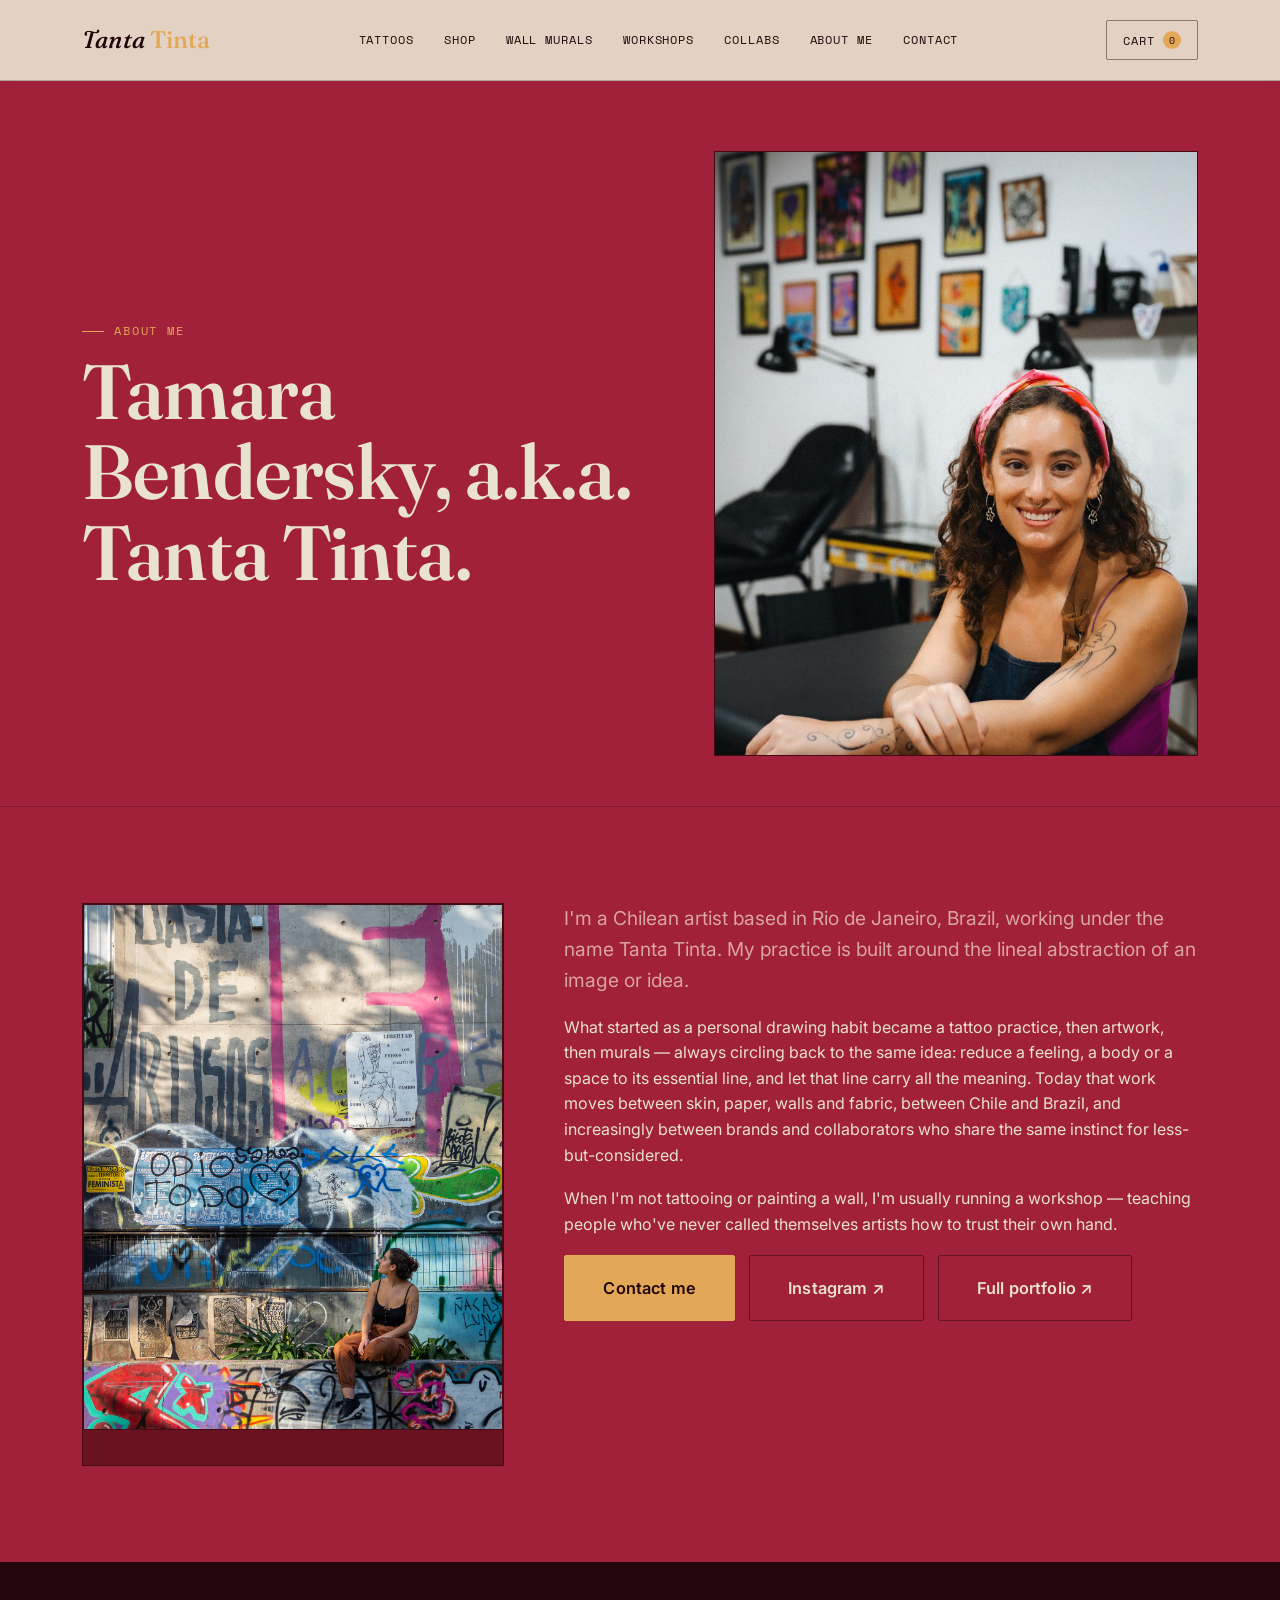
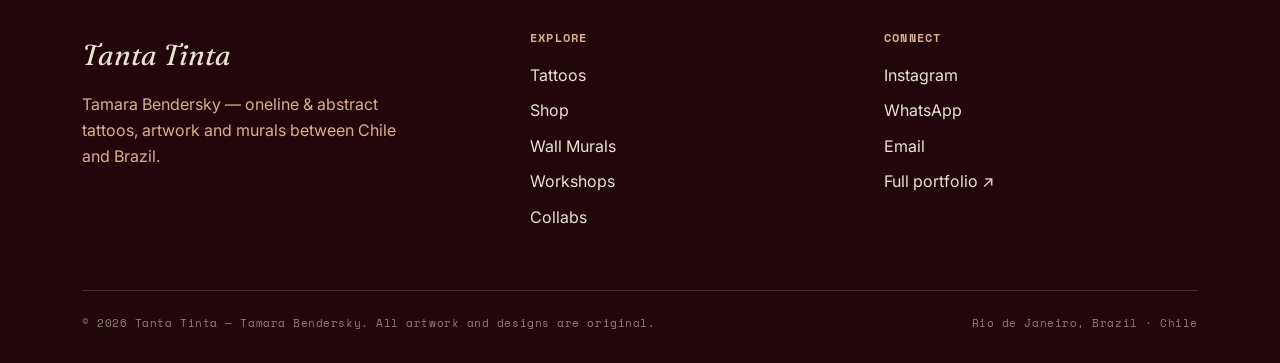
<file: about.html>
<!DOCTYPE html>
<html lang="en">
<head>
<meta charset="UTF-8">
<meta name="viewport" content="width=device-width, initial-scale=1.0">
<title>About Me — Tanta Tinta</title>
<meta name="description" content="Tamara Bendersky, known as Tanta Tinta — Chilean artist based in Rio de Janeiro, Brazil.">
<link rel="stylesheet" href="css/style.css">
<!-- Google tag (gtag.js) -->
<script async src="https://www.googletagmanager.com/gtag/js?id=AW-16923239182">
</script>
<script>
  window.dataLayer = window.dataLayer || [];
  function gtag(){dataLayer.push(arguments);}
  gtag('js', new Date());

  gtag('config', 'AW-16923239182');
</script>
<!-- Google Tag Manager -->
<script>(function(w,d,s,l,i){w[l]=w[l]||[];w[l].push({'gtm.start':
new Date().getTime(),event:'gtm.js'});var f=d.getElementsByTagName(s)[0],
j=d.createElement(s),dl=l!='dataLayer'?'&l='+l:'';j.async=true;j.src=
'https://www.googletagmanager.com/gtm.js?id='+i+dl;f.parentNode.insertBefore(j,f);
})(window,document,'script','dataLayer','GTM-TBFFC8VQ');</script>
<!-- End Google Tag Manager -->
</head>
<body>
  <!-- Google Tag Manager (noscript) -->
<noscript><iframe src="https://www.googletagmanager.com/ns.html?id=GTM-TBFFC8VQ"
height="0" width="0" style="display:none;visibility:hidden"></iframe></noscript>
<!-- End Google Tag Manager (noscript) -->

<header class="site-header">
  <div class="header-inner">
    <a href="index.html" class="brand">Tanta <span>Tinta</span></a>
    <nav aria-label="Primary">
      <ul class="nav-list">
        <li><a href="tattoos.html">Tattoos</a></li>
        <li><a href="shop.html">Shop</a></li>
        <li><a href="murals.html">Wall Murals</a></li>
        <li><a href="workshops.html">Workshops</a></li>
        <li><a href="collabs.html">Collabs</a></li>
        <li><a src="images/about/portrait.jpg">About Me</a></li>
        <li><a href="contact.html">Contact</a></li>
      </ul>
    </nav>
    <div class="nav-actions">
      <button class="cart-btn" data-cart-toggle aria-label="Open cart">Cart <span class="cart-count">0</span></button>
      <button class="nav-toggle" aria-label="Toggle menu" aria-expanded="false"><span></span></button>
    </div>
  </div>
</header>

<main>

<section class="page-hero">
  <div class="wrap">
    <div>
      <p class="eyebrow">About Me</p>
      <h1>Tamara Bendersky, a.k.a. Tanta Tinta.</h1>
    </div>
    <a href="#galeria" class="hero-link" aria-label="Ver galería">
      <div class="media-item page-hero-photo" data-reveal>
        <img src="images/about/hero2.jpg" alt="Descripción de la foto"
            onerror="this.style.display='none'; this.nextElementSibling.style.display='flex';">
        <div class="media-placeholder" style="display:none;">
          <svg viewBox="0 0 24 24" fill="none" stroke="currentColor" stroke-width="1.2"><rect x="3" y="3" width="18" height="18" rx="1"/><circle cx="8.5" cy="8.5" r="1.5"/><path d="M21 15l-5-5L5 21"/></svg>
        </div>
      </div>
    </a>
  </div>
</section>

  <section class="section" id="galeria">
    <div class="wrap" style="display:grid;grid-template-columns:0.8fr 1.2fr;gap:60px;">
      <div class="media-item" data-reveal style="aspect-ratio:3/4;height:fit-content;">
        <div class="media-item" data-reveal><img src="images/about/portrait.jpg" alt="Describe the piece"></img></div>
      </div>
      <div data-reveal class="stack-lg">
        <p class="lede" style="font-size:1.2rem;">I'm a Chilean artist based in Rio de Janeiro, Brazil, working under the name Tanta Tinta. My practice is built around the lineal abstraction of an image or idea.</p>
        <p>What started as a personal drawing habit became a tattoo practice, then artwork, then murals — always circling back to the same idea: reduce a feeling, a body or a space to its essential line, and let that line carry all the meaning. Today that work moves between skin, paper, walls and fabric, between Chile and Brazil, and increasingly between brands and collaborators who share the same instinct for less-but-considered.</p>
        <p>When I'm not tattooing or painting a wall, I'm usually running a workshop — teaching people who've never called themselves artists how to trust their own hand.</p>
        <div class="cta-row">
          <a href="contact.html" class="btn btn-primary btn-lg">Contact me</a>
          <a href="https://www.instagram.com/tantatinta_/" target="_blank" rel="noopener" class="btn btn-outline btn-lg">Instagram ↗</a>
          <a href="https://tamarabendersky.myportfolio.com/" target="_blank" rel="noopener" class="btn btn-outline btn-lg">Full portfolio ↗</a>
        </div>
      </div>
    </div>
  </section>

</main>

<footer class="site-footer">
  <div class="wrap">
    <div class="footer-top">
      <div>
        <p class="footer-brand">Tanta Tinta</p>
        <p style="color:var(--tan);max-width:34ch;">Tamara Bendersky — oneline &amp; abstract tattoos, artwork and murals between Chile and Brazil.</p>
      </div>
      <div>
        <h4>Explore</h4>
        <ul class="footer-links">
          <li><a href="tattoos.html">Tattoos</a></li>
          <li><a href="shop.html">Shop</a></li>
          <li><a href="murals.html">Wall Murals</a></li>
          <li><a href="workshops.html">Workshops</a></li>
          <li><a href="collabs.html">Collabs</a></li>
        </ul>
      </div>
      <div>
        <h4>Connect</h4>
        <ul class="footer-links">
          <li><a href="https://www.instagram.com/tantatinta_/" target="_blank" rel="noopener">Instagram</a></li>
          <li><a href="https://wa.me/5521995780587" target="_blank" rel="noopener">WhatsApp</a></li>
          <li><a href="mailto:contacto.tantatinta@gmail.com">Email</a></li>
          <li><a href="https://tamarabendersky.myportfolio.com/" target="_blank" rel="noopener">Full portfolio ↗</a></li>
        </ul>
      </div>
    </div>
    <div class="footer-bottom">
      <span>© 2026 Tanta Tinta — Tamara Bendersky. All artwork and designs are original.</span>
      <span>Rio de Janeiro, Brazil · Chile</span>
    </div>
  </div>
</footer>

<div id="cart-drawer" class="cart-drawer">
  <div class="cart-drawer-head">
    <strong>Your cart</strong>
    <button class="cart-close" data-cart-close aria-label="Close cart">×</button>
  </div>
  <div id="cart-drawer-body" class="cart-drawer-body"></div>
  <div id="cart-drawer-footer" class="cart-drawer-footer"></div>
</div>
<div class="cart-drawer-overlay" data-cart-close></div>

<script src="js/products.js"></script>
<script src="js/cart.js"></script>
<script src="js/main.js"></script>
</body>
</html>
</file>
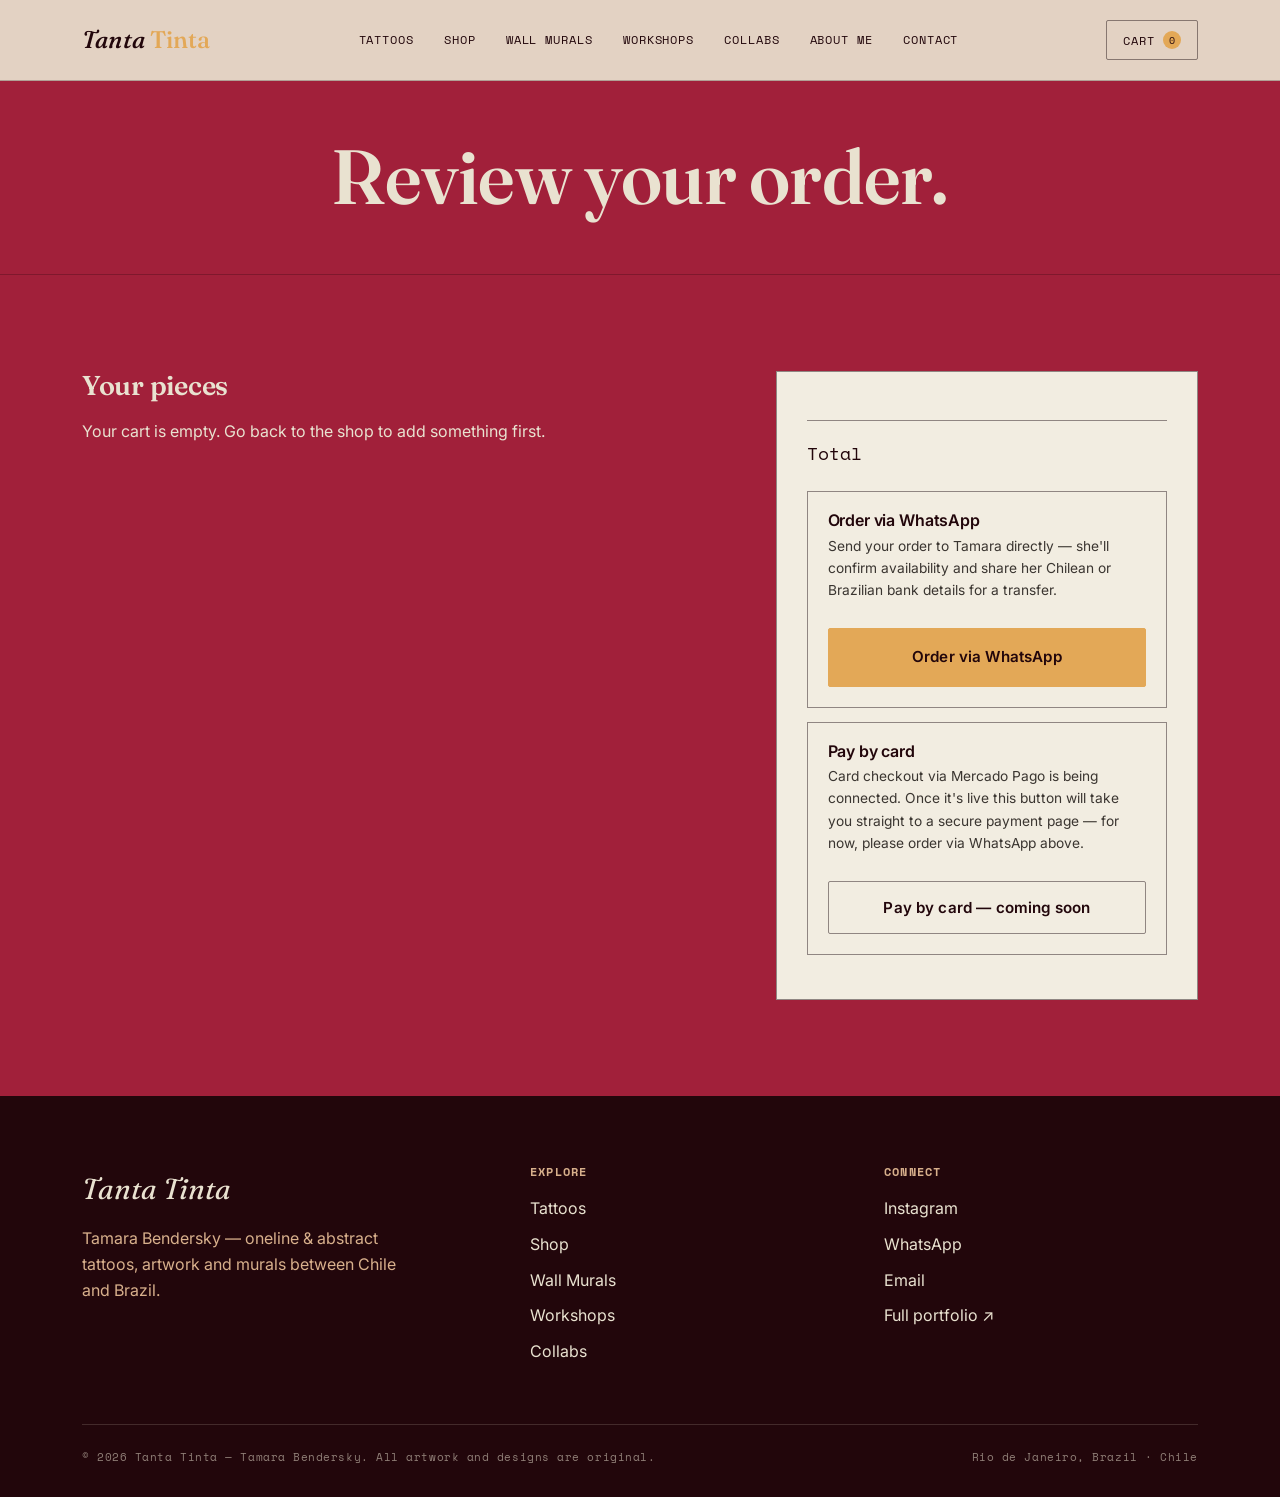
<file: checkout.html>
<!DOCTYPE html>
<html lang="en">
<head>
<meta charset="UTF-8">
<meta name="viewport" content="width=device-width, initial-scale=1.0">
<title>Checkout — Tanta Tinta</title>
<link rel="stylesheet" href="css/style.css">
<!-- Google tag (gtag.js) -->
<script async src="https://www.googletagmanager.com/gtag/js?id=AW-16923239182">
</script>
<script>
  window.dataLayer = window.dataLayer || [];
  function gtag(){dataLayer.push(arguments);}
  gtag('js', new Date());

  gtag('config', 'AW-16923239182');
</script>
<!-- Google Tag Manager -->
<script>(function(w,d,s,l,i){w[l]=w[l]||[];w[l].push({'gtm.start':
new Date().getTime(),event:'gtm.js'});var f=d.getElementsByTagName(s)[0],
j=d.createElement(s),dl=l!='dataLayer'?'&l='+l:'';j.async=true;j.src=
'https://www.googletagmanager.com/gtm.js?id='+i+dl;f.parentNode.insertBefore(j,f);
})(window,document,'script','dataLayer','GTM-TBFFC8VQ');</script>
<!-- End Google Tag Manager -->
</head>
<body>

  <!-- Google Tag Manager (noscript) -->
<noscript><iframe src="https://www.googletagmanager.com/ns.html?id=GTM-TBFFC8VQ"
height="0" width="0" style="display:none;visibility:hidden"></iframe></noscript>
<!-- End Google Tag Manager (noscript) -->

<header class="site-header">
  <div class="header-inner">
    <a href="index.html" class="brand">Tanta <span>Tinta</span></a>
    <nav aria-label="Primary">
      <ul class="nav-list">
        <li><a href="tattoos.html">Tattoos</a></li>
        <li><a href="shop.html">Shop</a></li>
        <li><a href="murals.html">Wall Murals</a></li>
        <li><a href="workshops.html">Workshops</a></li>
        <li><a href="collabs.html">Collabs</a></li>
        <li><a href="about.html">About Me</a></li>
        <li><a href="contact.html">Contact</a></li>
      </ul>
    </nav>
    <div class="nav-actions">
      <button class="cart-btn" data-cart-toggle aria-label="Open cart">Cart <span class="cart-count">0</span></button>
      <button class="nav-toggle" aria-label="Toggle menu" aria-expanded="false"><span></span></button>
    </div>
  </div>
</header>

<main>
  <section class="checkout-hero">
    <div class="wrap">
      <h1>Review your order.</h1>
    </div>
  </section>


  <section class="section">
    <div class="wrap checkout-grid">
      <div>
        <h3 style="margin-bottom:20px;">Your pieces</h3>
        <div id="checkout-lines"></div>
      </div>

      <div class="checkout-summary">
        <div class="checkout-total-row">
          <span>Total</span>
          <strong id="checkout-total"></strong>
        </div>

        <div class="pay-option">
          <h4>Order via WhatsApp</h4>
          <p>Send your order to Tamara directly — she'll confirm availability and share her Chilean or Brazilian bank details for a transfer.</p>
          <a id="checkout-whatsapp" href="#" target="_blank" rel="noopener" class="btn btn-primary btn-block" style="margin-top:14px;">Order via WhatsApp</a>
        </div>

        <div class="pay-option">
          <h4>Pay by card</h4>
          <p>Card checkout via Mercado Pago is being connected. Once it's live this button will take you straight to a secure payment page — for now, please order via WhatsApp above.</p>
          <button class="btn btn-outline btn-block" style="margin-top:14px;" disabled>Pay by card — coming soon</button>
        </div>
      </div>
    </div>
  </section>
</main>

<footer class="site-footer">
  <div class="wrap">
    <div class="footer-top">
      <div>
        <p class="footer-brand">Tanta Tinta</p>
        <p style="color:var(--tan);max-width:34ch;">Tamara Bendersky — oneline &amp; abstract tattoos, artwork and murals between Chile and Brazil.</p>
      </div>
      <div>
        <h4>Explore</h4>
        <ul class="footer-links">
          <li><a href="tattoos.html">Tattoos</a></li>
          <li><a href="shop.html">Shop</a></li>
          <li><a href="murals.html">Wall Murals</a></li>
          <li><a href="workshops.html">Workshops</a></li>
          <li><a href="collabs.html">Collabs</a></li>
        </ul>
      </div>
      <div>
        <h4>Connect</h4>
        <ul class="footer-links">
          <li><a href="https://www.instagram.com/tantatinta_/" target="_blank" rel="noopener">Instagram</a></li>
          <li><a href="https://wa.me/5521995780587" target="_blank" rel="noopener">WhatsApp</a></li>
          <li><a href="mailto:contacto.tantatinta@gmail.com">Email</a></li>
          <li><a href="https://tamarabendersky.myportfolio.com/" target="_blank" rel="noopener">Full portfolio ↗</a></li>
        </ul>
      </div>
    </div>
    <div class="footer-bottom">
      <span>© 2026 Tanta Tinta — Tamara Bendersky. All artwork and designs are original.</span>
      <span>Rio de Janeiro, Brazil · Chile</span>
    </div>
  </div>
</footer>

<div id="cart-drawer" class="cart-drawer">
  <div class="cart-drawer-head">
    <strong>Your cart</strong>
    <button class="cart-close" data-cart-close aria-label="Close cart">×</button>
  </div>
  <div id="cart-drawer-body" class="cart-drawer-body"></div>
  <div id="cart-drawer-footer" class="cart-drawer-footer"></div>
</div>
<div class="cart-drawer-overlay" data-cart-close></div>

<script src="js/products.js"></script>
<script src="js/cart.js"></script>
<script src="js/main.js"></script>
</body>
</html>
</file>
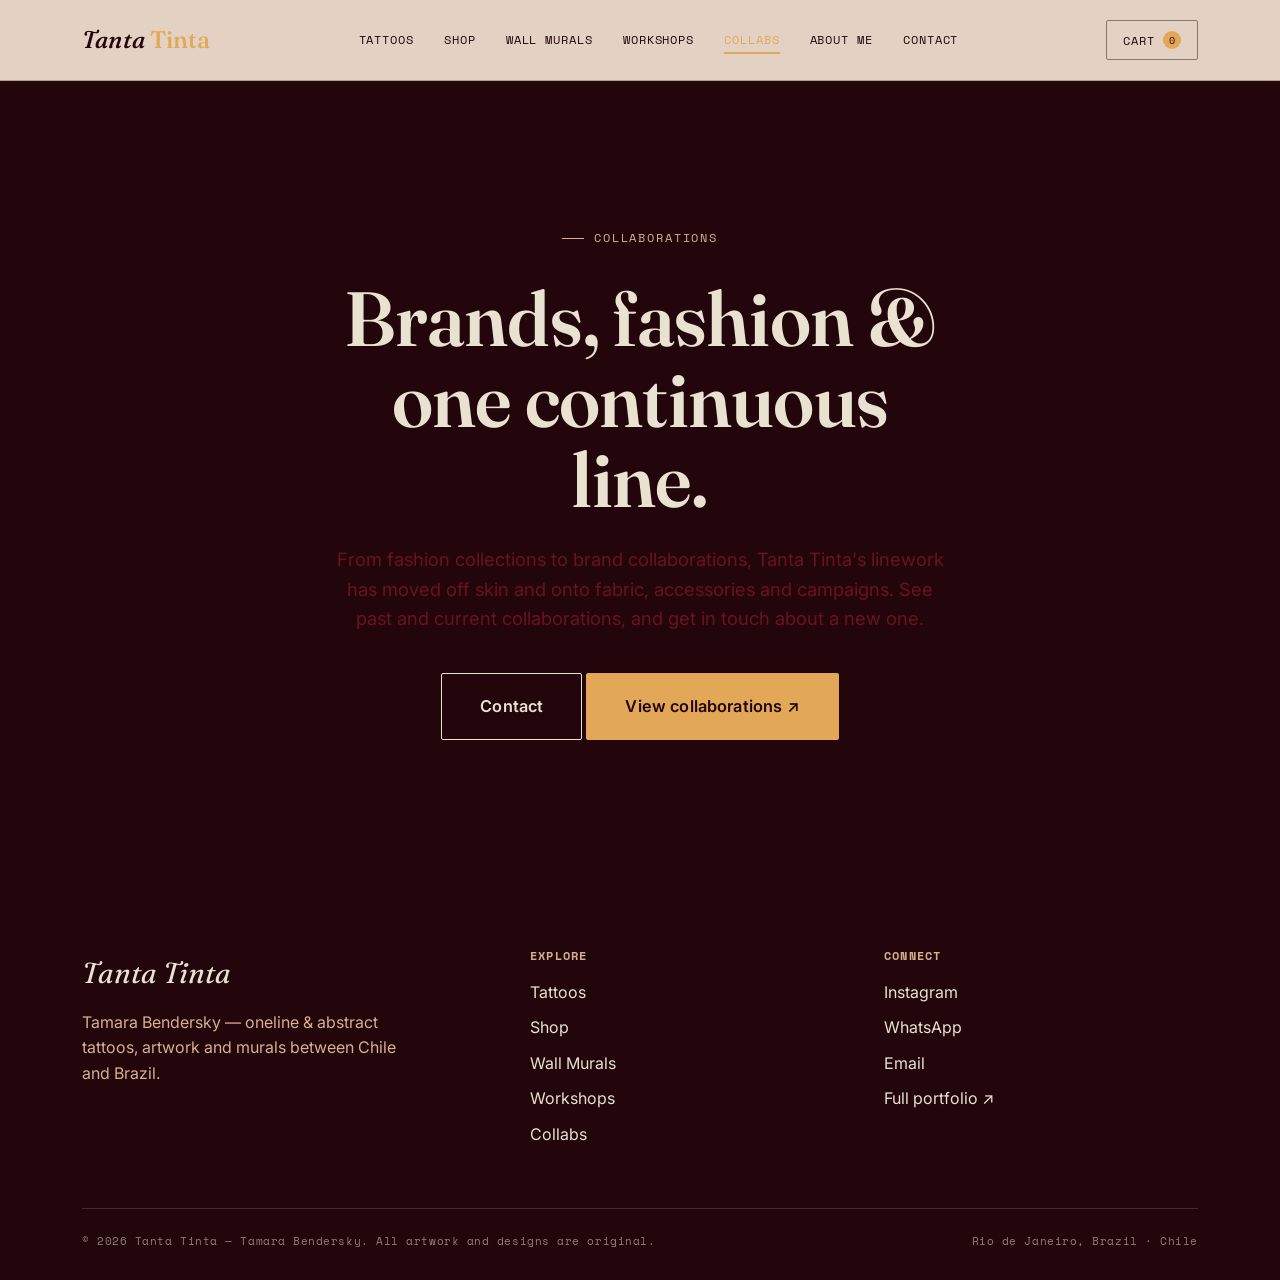
<file: collabs.html>
<!DOCTYPE html>
<html lang="en">
<head>
<meta charset="UTF-8">
<meta name="viewport" content="width=device-width, initial-scale=1.0">
<title>Collabs — Tanta Tinta</title>
<meta name="description" content="Brand and fashion collaborations with Tanta Tinta (Tamara Bendersky).">
<link rel="stylesheet" href="css/style.css">
<!-- Google tag (gtag.js) -->
<script async src="https://www.googletagmanager.com/gtag/js?id=AW-16923239182">
</script>
<script>
  window.dataLayer = window.dataLayer || [];
  function gtag(){dataLayer.push(arguments);}
  gtag('js', new Date());

  gtag('config', 'AW-16923239182');
</script>
<!-- Google Tag Manager -->
<script>(function(w,d,s,l,i){w[l]=w[l]||[];w[l].push({'gtm.start':
new Date().getTime(),event:'gtm.js'});var f=d.getElementsByTagName(s)[0],
j=d.createElement(s),dl=l!='dataLayer'?'&l='+l:'';j.async=true;j.src=
'https://www.googletagmanager.com/gtm.js?id='+i+dl;f.parentNode.insertBefore(j,f);
})(window,document,'script','dataLayer','GTM-TBFFC8VQ');</script>
<!-- End Google Tag Manager -->
</head>
<body>

<!-- Google Tag Manager (noscript) -->
<noscript><iframe src="https://www.googletagmanager.com/ns.html?id=GTM-TBFFC8VQ"
height="0" width="0" style="display:none;visibility:hidden"></iframe></noscript>
<!-- End Google Tag Manager (noscript) -->

<header class="site-header">
  <div class="header-inner">
    <a href="index.html" class="brand">Tanta <span>Tinta</span></a>
    <nav aria-label="Primary">
      <ul class="nav-list">
        <li><a href="tattoos.html">Tattoos</a></li>
        <li><a href="shop.html">Shop</a></li>
        <li><a href="murals.html">Wall Murals</a></li>
        <li><a href="workshops.html">Workshops</a></li>
        <li><a href="collabs.html">Collabs</a></li>
        <li><a href="about.html">About Me</a></li>
        <li><a href="contact.html">Contact</a></li>
      </ul>
    </nav>
    <div class="nav-actions">
      <button class="cart-btn" data-cart-toggle aria-label="Open cart">Cart <span class="cart-count">0</span></button>
      <button class="nav-toggle" aria-label="Toggle menu" aria-expanded="false"><span></span></button>
    </div>
  </div>
</header>

<main>
  <section class="section-ink" style="padding:140px 32px;">
    <div class="wrap text-center" style="max-width:680px;">
      <p class="eyebrow" style="justify-content:center;">Collaborations</p>
      <h1 style="margin:20px auto 24px;">Brands, fashion &amp; one continuous line.</h1>
      <p class="lede" style="margin:0 auto 40px;color:var(--paper-deep);">From fashion collections to brand collaborations, Tanta Tinta's linework has moved off skin and onto fabric, accessories and campaigns. See past and current collaborations, and get in touch about a new one.</p>
      <a href="contact.html" class="btn btn-outline-dark btn-lg">Contact</a>
      <a href="https://www.wa2.cl/collab-tantatinta" target="_blank" rel="noopener" class="btn btn-primary btn-lg">View collaborations ↗</a>
    </div>
  </section>
</main>

<footer class="site-footer">
  <div class="wrap">
    <div class="footer-top">
      <div>
        <p class="footer-brand">Tanta Tinta</p>
        <p style="color:var(--tan);max-width:34ch;">Tamara Bendersky — oneline &amp; abstract tattoos, artwork and murals between Chile and Brazil.</p>
      </div>
      <div>
        <h4>Explore</h4>
        <ul class="footer-links">
          <li><a href="tattoos.html">Tattoos</a></li>
          <li><a href="shop.html">Shop</a></li>
          <li><a href="murals.html">Wall Murals</a></li>
          <li><a href="workshops.html">Workshops</a></li>
          <li><a href="collabs.html">Collabs</a></li>
        </ul>
      </div>
      <div>
        <h4>Connect</h4>
        <ul class="footer-links">
          <li><a href="https://www.instagram.com/tantatinta_/" target="_blank" rel="noopener">Instagram</a></li>
          <li><a href="https://wa.me/5521995780587" target="_blank" rel="noopener">WhatsApp</a></li>
          <li><a href="mailto:contacto.tantatinta@gmail.com">Email</a></li>
          <li><a href="https://tamarabendersky.myportfolio.com/" target="_blank" rel="noopener">Full portfolio ↗</a></li>
        </ul>
      </div>
    </div>
    <div class="footer-bottom">
      <span>© 2026 Tanta Tinta — Tamara Bendersky. All artwork and designs are original.</span>
      <span>Rio de Janeiro, Brazil · Chile</span>
    </div>
  </div>
</footer>

<div id="cart-drawer" class="cart-drawer">
  <div class="cart-drawer-head">
    <strong>Your cart</strong>
    <button class="cart-close" data-cart-close aria-label="Close cart">×</button>
  </div>
  <div id="cart-drawer-body" class="cart-drawer-body"></div>
  <div id="cart-drawer-footer" class="cart-drawer-footer"></div>
</div>
<div class="cart-drawer-overlay" data-cart-close></div>

<script src="js/products.js"></script>
<script src="js/cart.js"></script>
<script src="js/main.js"></script>
</body>
</html>
</file>
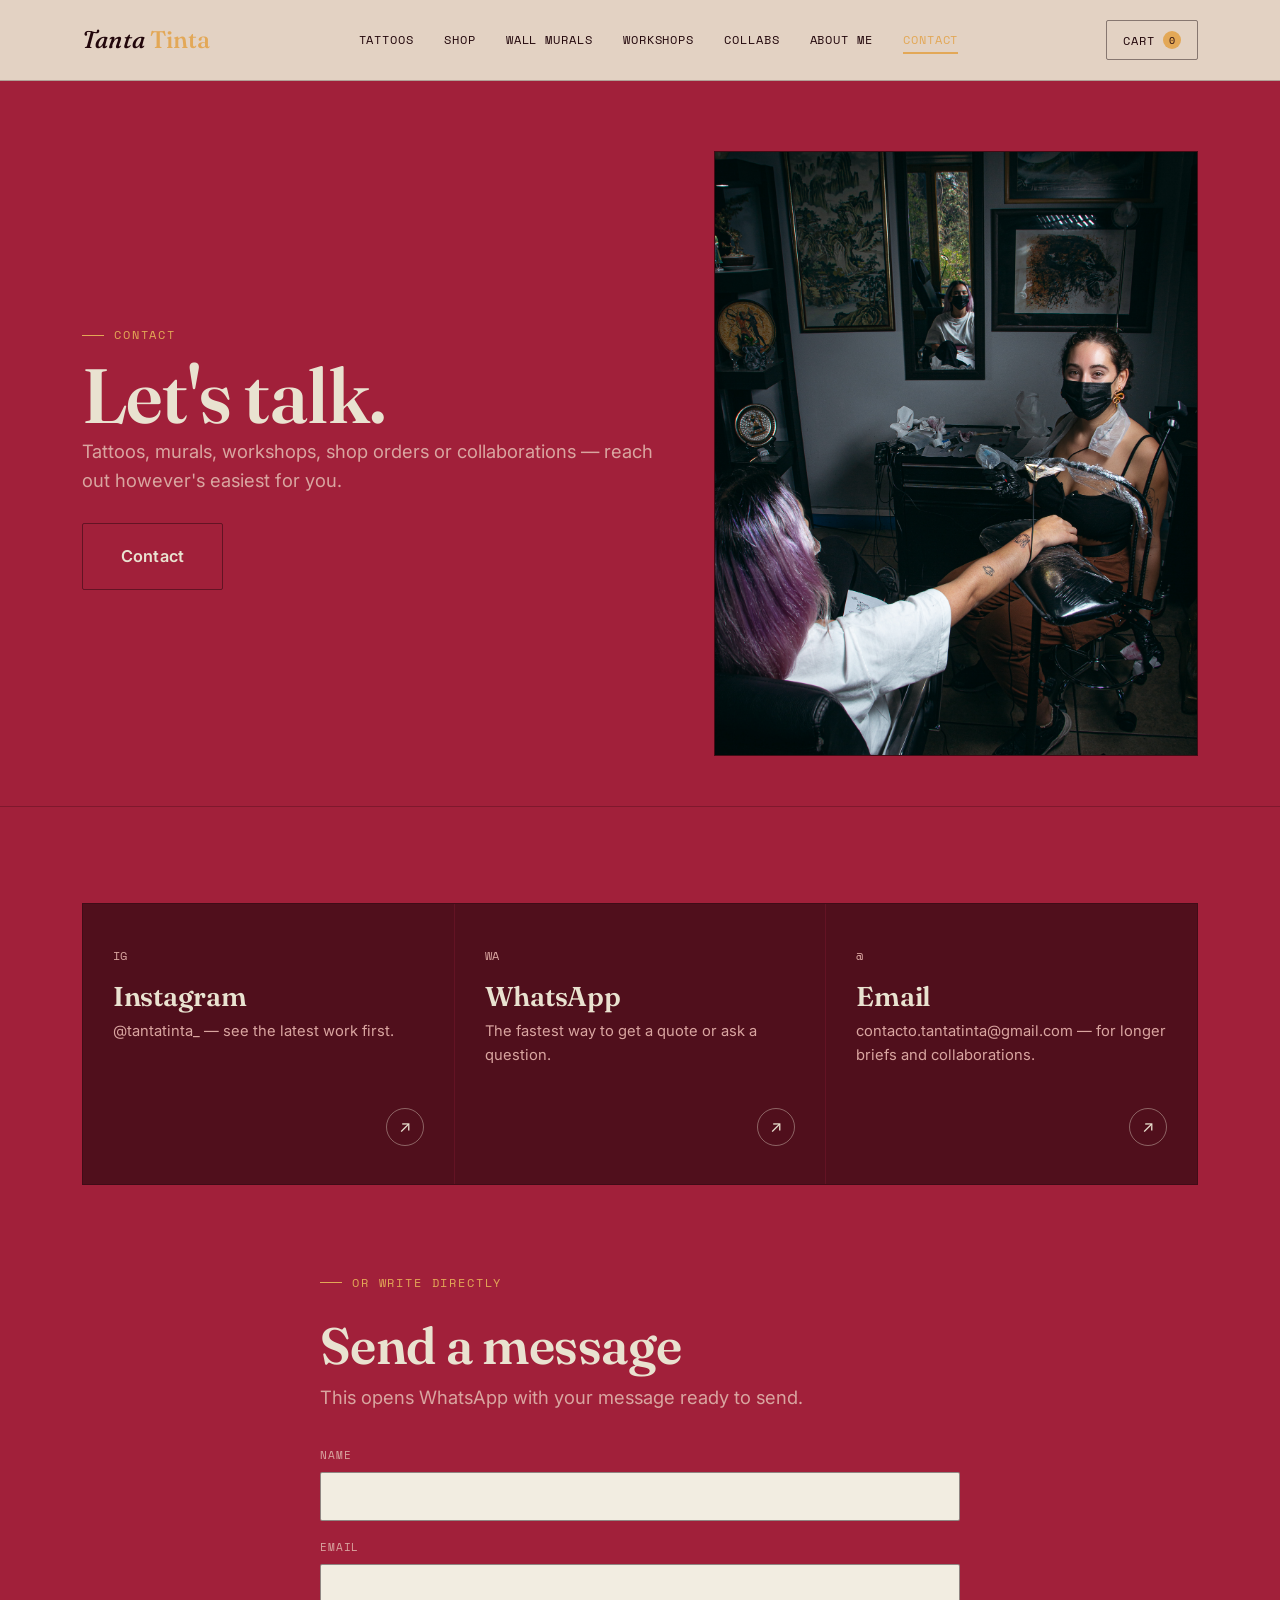
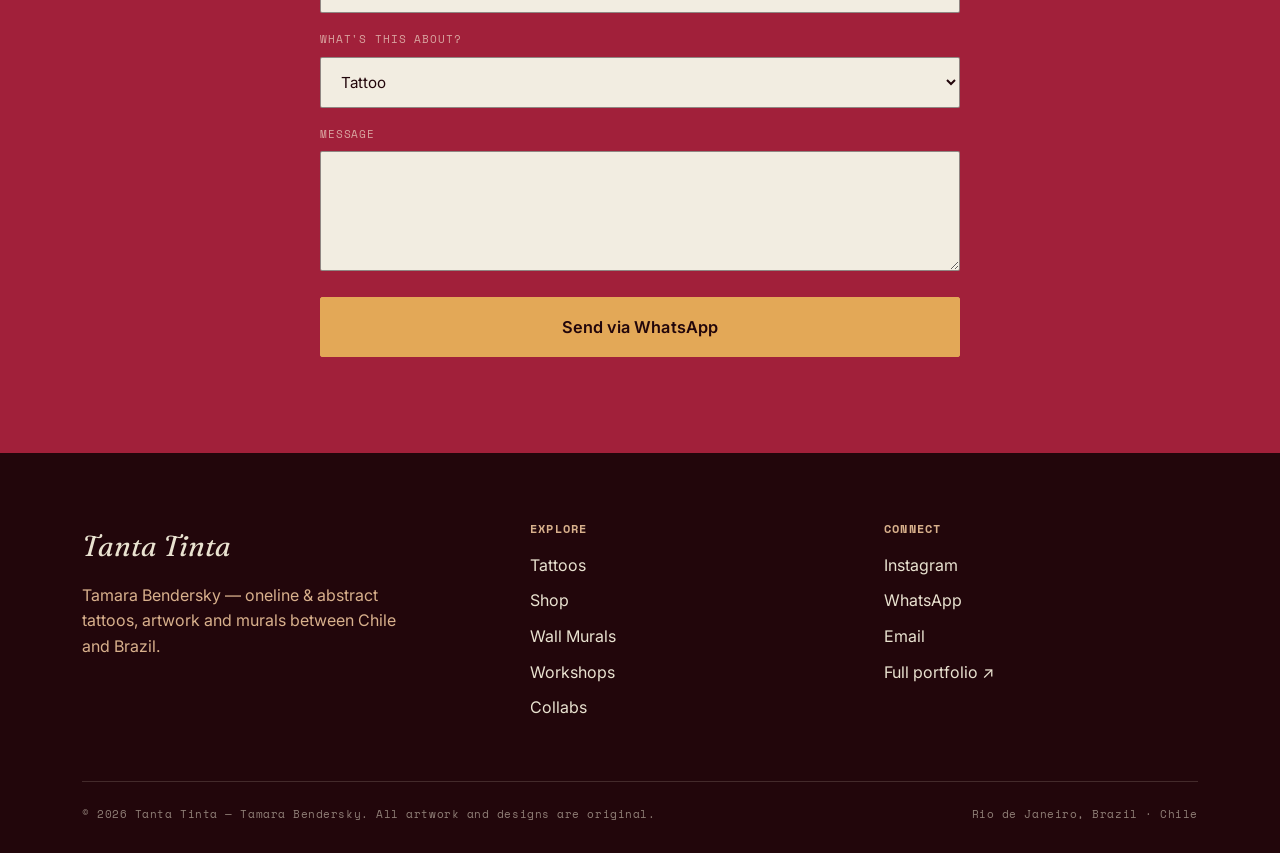
<file: contact.html>
<!DOCTYPE html>
<html lang="en">
<head>
<meta charset="UTF-8">
<meta name="viewport" content="width=device-width, initial-scale=1.0">
<title>Contact — Tanta Tinta</title>
<meta name="description" content="Get in touch with Tanta Tinta (Tamara Bendersky) via Instagram, WhatsApp or email.">
<link rel="stylesheet" href="css/style.css">
<!-- Google tag (gtag.js) -->
<script async src="https://www.googletagmanager.com/gtag/js?id=AW-16923239182">
</script>
<script>
  window.dataLayer = window.dataLayer || [];
  function gtag(){dataLayer.push(arguments);}
  gtag('js', new Date());

  gtag('config', 'AW-16923239182');
</script>
<!-- Google Tag Manager -->
<script>(function(w,d,s,l,i){w[l]=w[l]||[];w[l].push({'gtm.start':
new Date().getTime(),event:'gtm.js'});var f=d.getElementsByTagName(s)[0],
j=d.createElement(s),dl=l!='dataLayer'?'&l='+l:'';j.async=true;j.src=
'https://www.googletagmanager.com/gtm.js?id='+i+dl;f.parentNode.insertBefore(j,f);
})(window,document,'script','dataLayer','GTM-TBFFC8VQ');</script>
<!-- End Google Tag Manager -->
</head>
<body>

<!-- Google Tag Manager (noscript) -->
<noscript><iframe src="https://www.googletagmanager.com/ns.html?id=GTM-TBFFC8VQ"
height="0" width="0" style="display:none;visibility:hidden"></iframe></noscript>
<!-- End Google Tag Manager (noscript) -->

<header class="site-header">
  <div class="header-inner">
    <a href="index.html" class="brand">Tanta <span>Tinta</span></a>
    <nav aria-label="Primary">
      <ul class="nav-list">
        <li><a href="tattoos.html">Tattoos</a></li>
        <li><a href="shop.html">Shop</a></li>
        <li><a href="murals.html">Wall Murals</a></li>
        <li><a href="workshops.html">Workshops</a></li>
        <li><a href="collabs.html">Collabs</a></li>
        <li><a href="about.html">About Me</a></li>
        <li><a href="contact.html">Contact</a></li>
      </ul>
    </nav>
    <div class="nav-actions">
      <button class="cart-btn" data-cart-toggle aria-label="Open cart">Cart <span class="cart-count">0</span></button>
      <button class="nav-toggle" aria-label="Toggle menu" aria-expanded="false"><span></span></button>
    </div>
  </div>
</header>

<main>
<section class="page-hero">
  <div class="wrap">
    <div>
      <p class="eyebrow">Contact</p>
      <h1>Let's talk.</h1>
      <p class="lede">Tattoos, murals, workshops, shop orders or collaborations — reach out however's easiest for you.</p>
        <div class="cta-row">
          <a href="contact.html#contact-info" class="btn btn-outline btn-lg">Contact</a>
        </div>
    </div>
    <a href="#contact-info" class="hero-link" aria-label="Ver galería">
      <div class="media-item page-hero-photo" data-reveal>
        <img src="images/hero/hero3.jpeg" alt="Descripción de la foto"
            onerror="this.style.display='none'; this.nextElementSibling.style.display='flex';">
        <div class="media-placeholder" style="display:none;">
          <svg viewBox="0 0 24 24" fill="none" stroke="currentColor" stroke-width="1.2"><rect x="3" y="3" width="18" height="18" rx="1"/><circle cx="8.5" cy="8.5" r="1.5"/><path d="M21 15l-5-5L5 21"/></svg>
        </div>
      </div>
    </a>
  </div>
</section>

  <section class="section" id="contact-info">
    <div class="wrap">
      <div class="dest-grid" style="margin-bottom:80px;">
        <a class="dest-card" href="https://www.instagram.com/tantatinta_/" target="_blank" rel="noopener">
          <div>
            <span class="dest-num">IG</span>
            <h3>Instagram</h3>
            <p>@tantatinta_ — see the latest work first.</p>
          </div>
          <span class="dest-arrow">↗</span>
        </a>
        <a class="dest-card" href="https://wa.me/5521995780587" target="_blank" rel="noopener">
          <div>
            <span class="dest-num">WA</span>
            <h3>WhatsApp</h3>
            <p>The fastest way to get a quote or ask a question.</p>
          </div>
          <span class="dest-arrow">↗</span>
        </a>
        <a class="dest-card" href="mailto:contacto.tantatinta@gmail.com">
          <div>
            <span class="dest-num">@</span>
            <h3>Email</h3>
            <p>contacto.tantatinta@gmail.com — for longer briefs and collaborations.</p>
          </div>
          <span class="dest-arrow">↗</span>
        </a>
      </div>

      <div style="max-width:640px;margin:0 auto;">
        <p class="eyebrow">Or write directly</p>
        <h2 style="margin:16px 0 10px;">Send a message</h2>
        <p class="lede" style="margin-bottom:34px;">This opens WhatsApp with your message ready to send.</p>
        <form class="form-grid" data-whatsapp-form data-whatsapp-number="5521995780587" data-whatsapp-intro="Hi Tanta Tinta!">
          <div>
            <label for="c-name">Name</label>
            <input id="c-name" name="Name" type="text" required>
          </div>
          <div>
            <label for="c-email">Email</label>
            <input id="c-email" name="Email" type="email">
          </div>
          <div>
            <label for="c-subject">What's this about?</label>
            <select id="c-subject" name="Subject">
              <option>Tattoo</option>
              <option>Shop order</option>
              <option>Wall mural</option>
              <option>Workshop</option>
              <option>Collaboration</option>
              <option>Something else</option>
            </select>
          </div>
          <div>
            <label for="c-message">Message</label>
            <textarea id="c-message" name="Message" required></textarea>
          </div>
          <button type="submit" class="btn btn-primary btn-lg btn-block">Send via WhatsApp</button>
        </form>
      </div>
    </div>
  </section>

</main>

<footer class="site-footer">
  <div class="wrap">
    <div class="footer-top">
      <div>
        <p class="footer-brand">Tanta Tinta</p>
        <p style="color:var(--tan);max-width:34ch;">Tamara Bendersky — oneline &amp; abstract tattoos, artwork and murals between Chile and Brazil.</p>
      </div>
      <div>
        <h4>Explore</h4>
        <ul class="footer-links">
          <li><a href="tattoos.html">Tattoos</a></li>
          <li><a href="shop.html">Shop</a></li>
          <li><a href="murals.html">Wall Murals</a></li>
          <li><a href="workshops.html">Workshops</a></li>
          <li><a href="collabs.html">Collabs</a></li>
        </ul>
      </div>
      <div>
        <h4>Connect</h4>
        <ul class="footer-links">
          <li><a href="https://www.instagram.com/tantatinta_/" target="_blank" rel="noopener">Instagram</a></li>
          <li><a href="https://wa.me/5521995780587" target="_blank" rel="noopener">WhatsApp</a></li>
          <li><a href="mailto:contacto.tantatinta@gmail.com">Email</a></li>
          <li><a href="https://tamarabendersky.myportfolio.com/" target="_blank" rel="noopener">Full portfolio ↗</a></li>
        </ul>
      </div>
    </div>
    <div class="footer-bottom">
      <span>© 2026 Tanta Tinta — Tamara Bendersky. All artwork and designs are original.</span>
      <span>Rio de Janeiro, Brazil · Chile</span>
    </div>
  </div>
</footer>

<div id="cart-drawer" class="cart-drawer">
  <div class="cart-drawer-head">
    <strong>Your cart</strong>
    <button class="cart-close" data-cart-close aria-label="Close cart">×</button>
  </div>
  <div id="cart-drawer-body" class="cart-drawer-body"></div>
  <div id="cart-drawer-footer" class="cart-drawer-footer"></div>
</div>
<div class="cart-drawer-overlay" data-cart-close></div>

<script src="js/products.js"></script>
<script src="js/cart.js"></script>
<script src="js/main.js"></script>
</body>
</html>
</file>
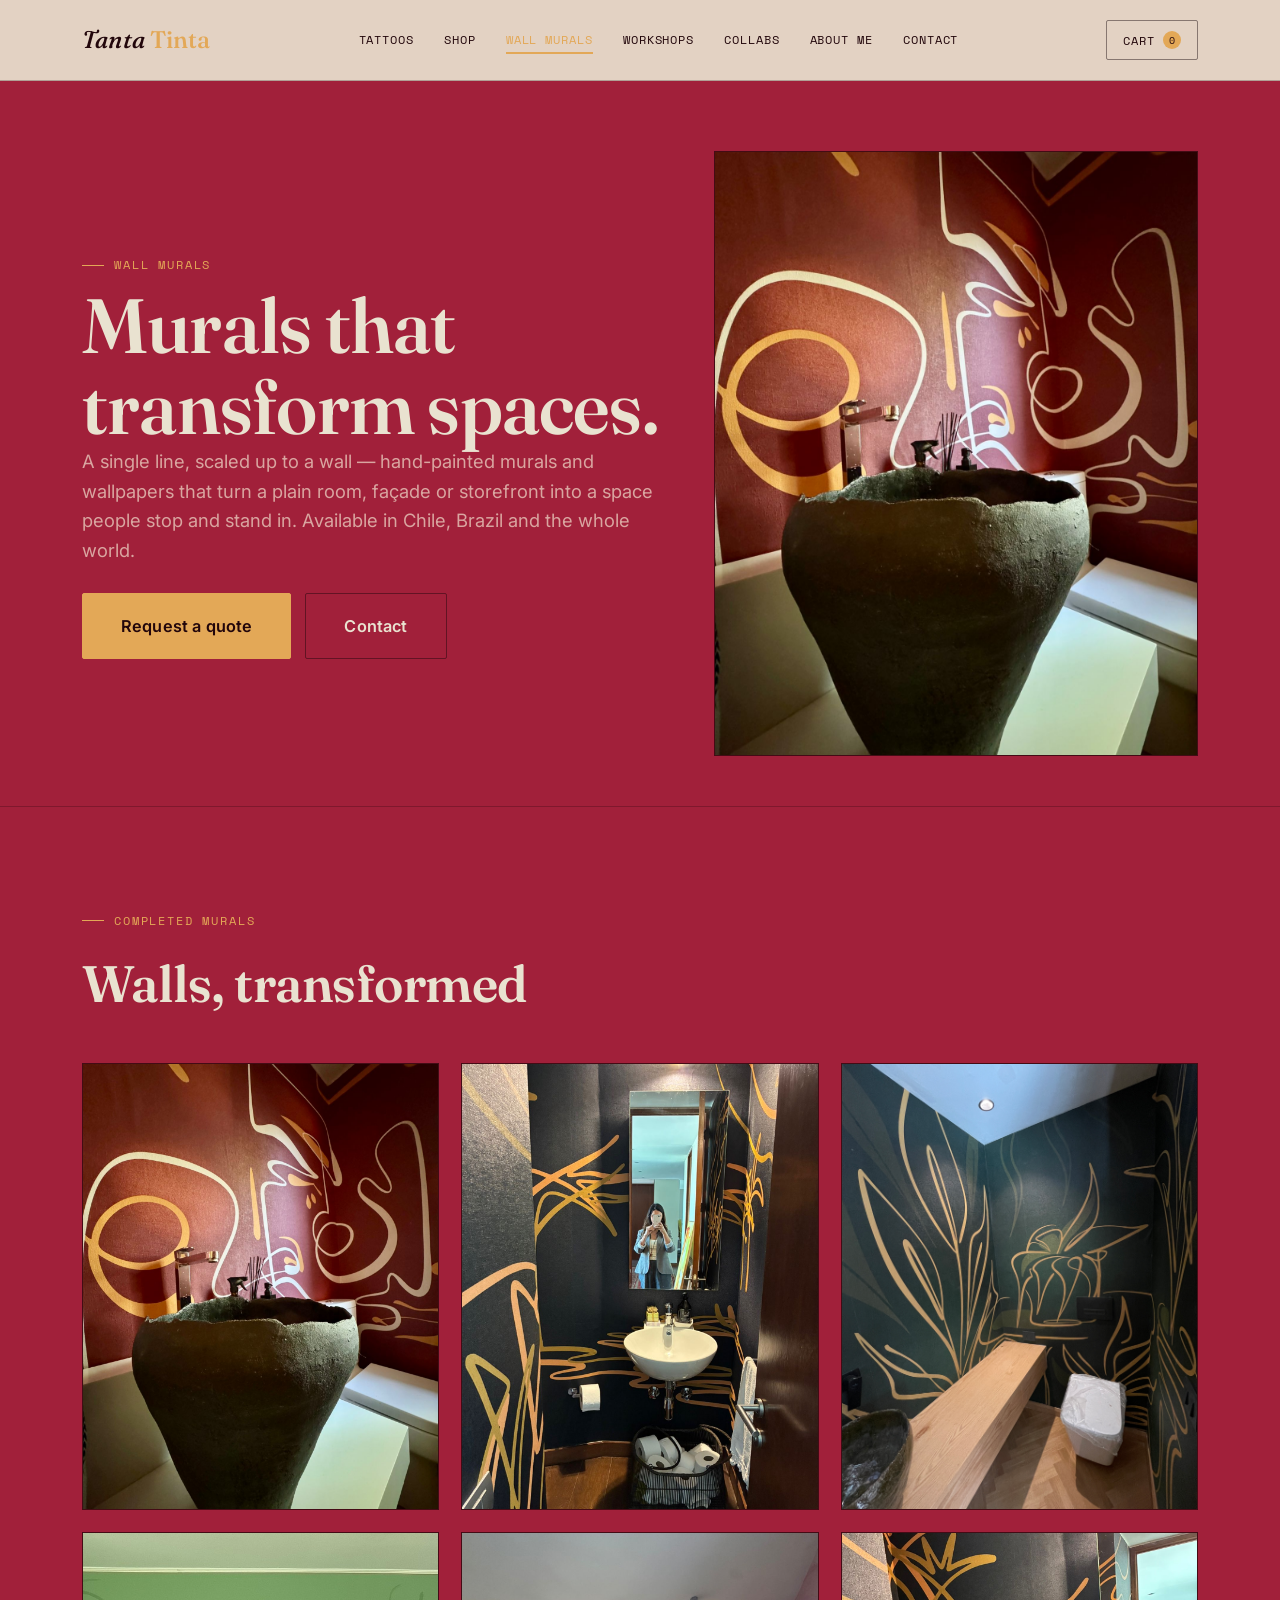
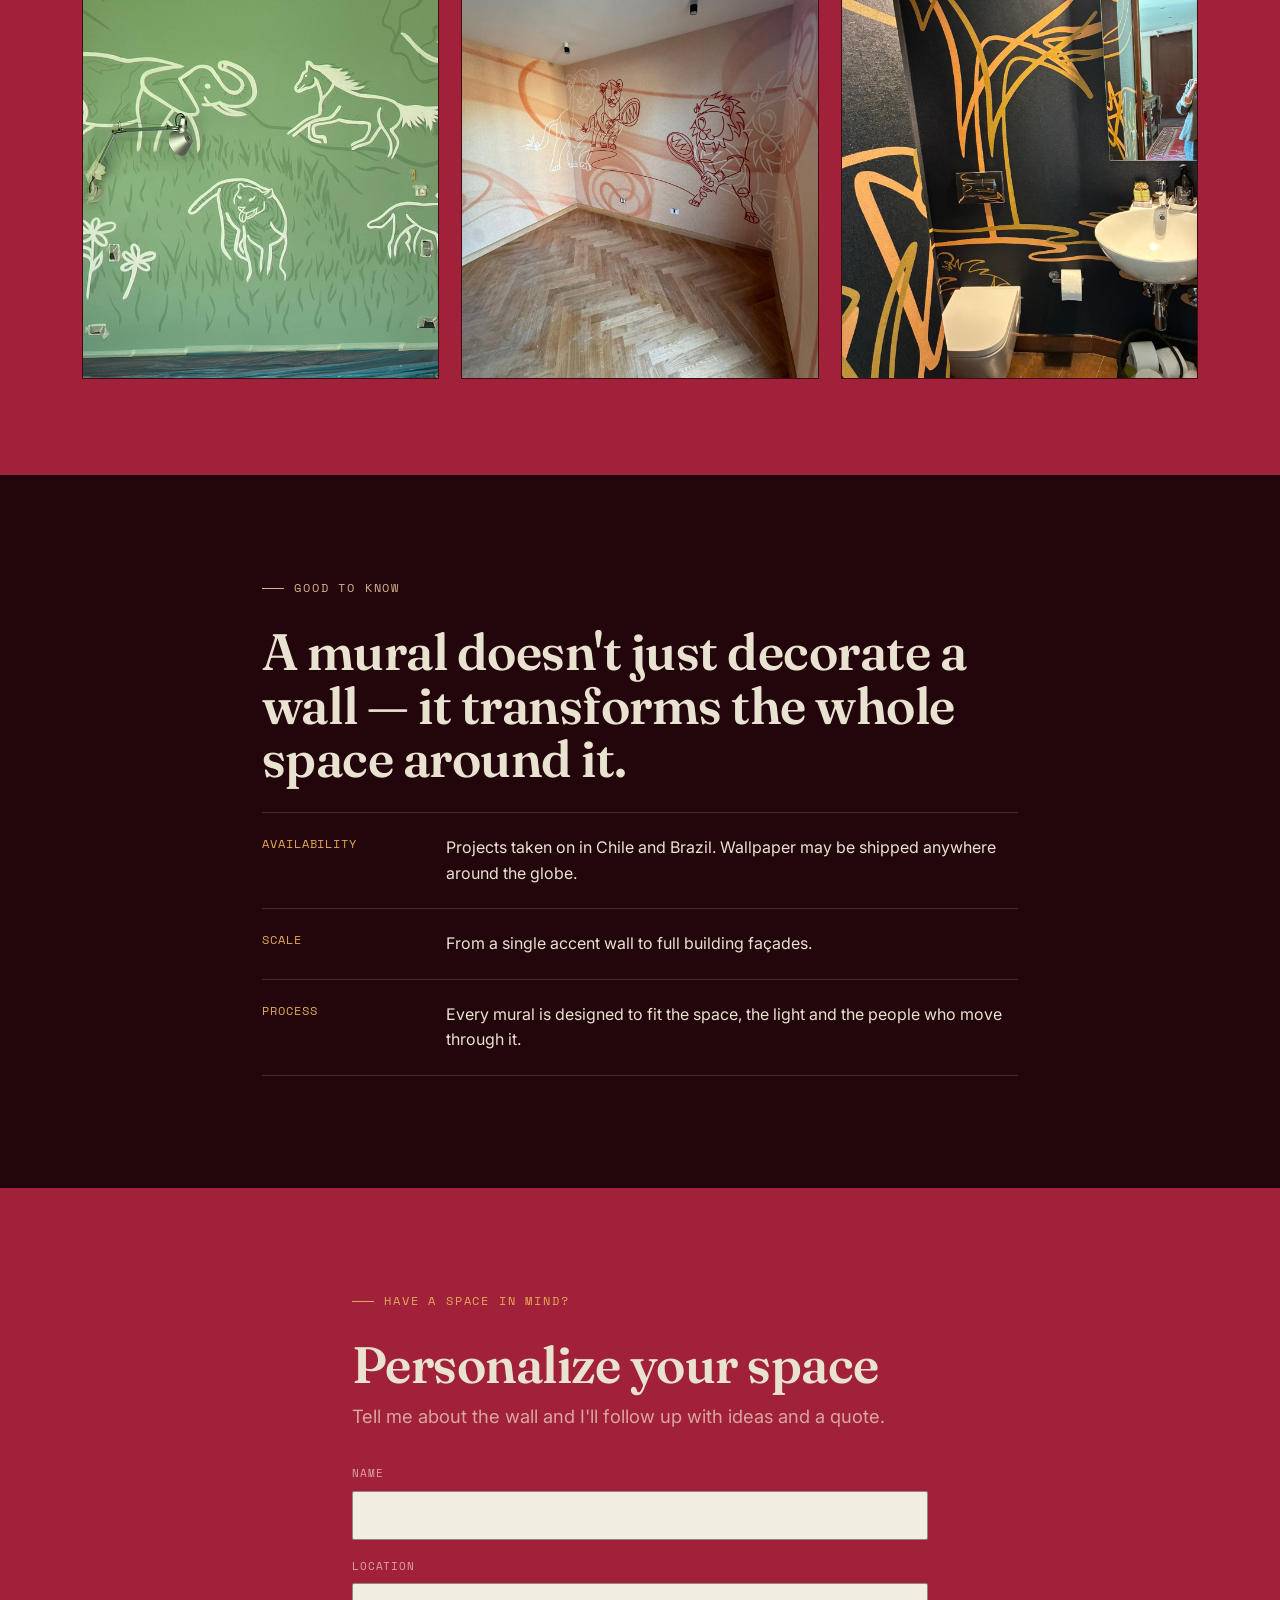
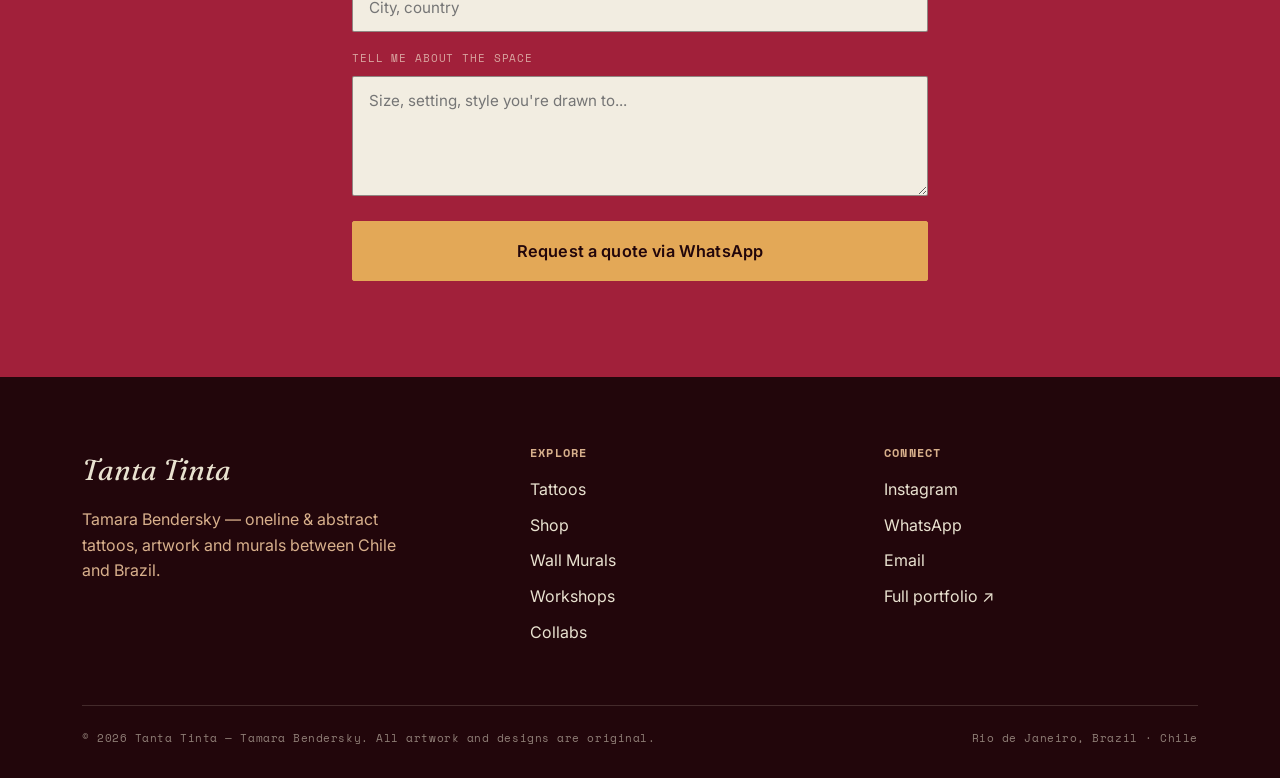
<file: murals.html>
<!DOCTYPE html>
<html lang="en">
<head>
<meta charset="UTF-8">
<meta name="viewport" content="width=device-width, initial-scale=1.0">
<title>Wall Murals — Tanta Tinta</title>
<meta name="description" content="Hand-painted wall murals by Tanta Tinta, transforming spaces across Chile and Brazil.">
<link rel="stylesheet" href="css/style.css">
<!-- Google tag (gtag.js) -->
<script async src="https://www.googletagmanager.com/gtag/js?id=AW-16923239182">
</script>
<script>
  window.dataLayer = window.dataLayer || [];
  function gtag(){dataLayer.push(arguments);}
  gtag('js', new Date());

  gtag('config', 'AW-16923239182');
</script>
<!-- Google Tag Manager -->
<script>(function(w,d,s,l,i){w[l]=w[l]||[];w[l].push({'gtm.start':
new Date().getTime(),event:'gtm.js'});var f=d.getElementsByTagName(s)[0],
j=d.createElement(s),dl=l!='dataLayer'?'&l='+l:'';j.async=true;j.src=
'https://www.googletagmanager.com/gtm.js?id='+i+dl;f.parentNode.insertBefore(j,f);
})(window,document,'script','dataLayer','GTM-TBFFC8VQ');</script>
<!-- End Google Tag Manager -->
</head>
<body>

<!-- Google Tag Manager (noscript) -->
<noscript><iframe src="https://www.googletagmanager.com/ns.html?id=GTM-TBFFC8VQ"
height="0" width="0" style="display:none;visibility:hidden"></iframe></noscript>
<!-- End Google Tag Manager (noscript) -->

<header class="site-header">
  <div class="header-inner">
    <a href="index.html" class="brand">Tanta <span>Tinta</span></a>
    <nav aria-label="Primary">
      <ul class="nav-list">
        <li><a href="tattoos.html">Tattoos</a></li>
        <li><a href="shop.html">Shop</a></li>
        <li><a href="murals.html">Wall Murals</a></li>
        <li><a href="workshops.html">Workshops</a></li>
        <li><a href="collabs.html">Collabs</a></li>
        <li><a href="about.html">About Me</a></li>
        <li><a href="contact.html">Contact</a></li>
      </ul>
    </nav>
    <div class="nav-actions">
      <button class="cart-btn" data-cart-toggle aria-label="Open cart">Cart <span class="cart-count">0</span></button>
      <button class="nav-toggle" aria-label="Toggle menu" aria-expanded="false"><span></span></button>
    </div>
  </div>
</header>

<main>

  <section class="page-hero">
    <div class="wrap">
      <div>
        <p class="eyebrow">Wall Murals</p>
        <h1>Murals that transform spaces.</h1>
        <p class="lede">A single line, scaled up to a wall — hand-painted murals and wallpapers that turn a plain room, façade or storefront into a space people stop and stand in. Available in Chile, Brazil and the whole world.</p>
        <div class="cta-row">
          <a href="#mural-quote" class="btn btn-primary btn-lg">Request a quote</a>
          <a href="contact.html" class="btn btn-outline btn-lg">Contact</a>
        </div>
      </div>
    <a href="#galeria" class="hero-link" aria-label="Ver galería">
      <div class="media-item page-hero-photo" data-reveal>
        <img src="images/murals/hero.jpg" alt="Descripción de la foto"
            onerror="this.style.display='none'; this.nextElementSibling.style.display='flex';">
        <div class="media-placeholder" style="display:none;">
          <svg viewBox="0 0 24 24" fill="none" stroke="currentColor" stroke-width="1.2"><rect x="3" y="3" width="18" height="18" rx="1"/><circle cx="8.5" cy="8.5" r="1.5"/><path d="M21 15l-5-5L5 21"/></svg>
        </div>
      </div>
    </a>
    </div>
  </section>

  <section class="section" id="galeria">
    <div class="wrap">
      <div class="section-head">
        <div>
          <p class="eyebrow">Completed murals</p>
          <h2 style="margin-top:16px;">Walls, transformed</h2>
        </div>
      </div>
      <div class="media-grid">
        <div class="media-item" data-reveal><img src="images/murals/mural-01.jpg" alt="Describe the piece"></div>
        <div class="media-item" data-reveal><img src="images/murals/mural-02.jpg" alt="Describe the piece"></div>
        <div class="media-item" data-reveal><img src="images/murals/mural-03.jpg" alt="Describe the piece"></div>
        <div class="media-item" data-reveal><img src="images/murals/mural-04.jpg" alt="Describe the piece"></div>
        <div class="media-item" data-reveal><img src="images/murals/mural-05.jpg" alt="Describe the piece"></div>        
        <div class="media-item" data-reveal><img src="images/murals/mural-06.jpg" alt="Describe the piece"></div>
      </div>
    </div>
  </section>

  <section class="section section-ink">
    <div class="wrap" style="max-width:820px;">
      <p class="eyebrow">Good to know</p>
      <h2 style="margin:16px 0 26px;">A mural doesn't just decorate a wall — it transforms the whole space around it.</h2>
      <dl class="info-list">
        <div class="info-row" style="border-color:rgba(233,226,208,0.18);"><dt>Availability</dt><dd>Projects taken on in Chile and Brazil. Wallpaper may be shipped anywhere around the globe.</dd></div>
        <div class="info-row" style="border-color:rgba(233,226,208,0.18);"><dt>Scale</dt><dd>From a single accent wall to full building façades.</dd></div>
        <div class="info-row" style="border-color:rgba(233,226,208,0.18);"><dt>Process</dt><dd>Every mural is designed to fit the space, the light and the people who move through it.</dd></div>
      </dl>
    </div>
  </section>

  <section class="section" id="mural-quote">
    <div class="wrap" style="max-width:640px;">
      <p class="eyebrow">Have a space in mind?</p>
      <h2 style="margin:16px 0 10px;">Personalize your space</h2>
      <p class="lede" style="margin-bottom:34px;">Tell me about the wall and I'll follow up with ideas and a quote.</p>
      <form class="form-grid" data-whatsapp-form data-whatsapp-number="5521995780587" data-whatsapp-intro="Hi Tanta Tinta! I'd like a quote for a wall mural.">
        <div>
          <label for="m-name">Name</label>
          <input id="m-name" name="Name" type="text" required>
        </div>
        <div>
          <label for="m-location">Location</label>
          <input id="m-location" name="Location" type="text" placeholder="City, country">
        </div>
        <div>
          <label for="m-space">Tell me about the space</label>
          <textarea id="m-space" name="Space" required placeholder="Size, setting, style you're drawn to..."></textarea>
        </div>
        <button type="submit" class="btn btn-primary btn-lg btn-block">Request a quote via WhatsApp</button>
      </form>
    </div>
  </section>

</main>

<footer class="site-footer">
  <div class="wrap">
    <div class="footer-top">
      <div>
        <p class="footer-brand">Tanta Tinta</p>
        <p style="color:var(--tan);max-width:34ch;">Tamara Bendersky — oneline &amp; abstract tattoos, artwork and murals between Chile and Brazil.</p>
      </div>
      <div>
        <h4>Explore</h4>
        <ul class="footer-links">
          <li><a href="tattoos.html">Tattoos</a></li>
          <li><a href="shop.html">Shop</a></li>
          <li><a href="murals.html">Wall Murals</a></li>
          <li><a href="workshops.html">Workshops</a></li>
          <li><a href="collabs.html">Collabs</a></li>
        </ul>
      </div>
      <div>
        <h4>Connect</h4>
        <ul class="footer-links">
          <li><a href="https://www.instagram.com/tantatinta_/" target="_blank" rel="noopener">Instagram</a></li>
          <li><a href="https://wa.me/5521995780587" target="_blank" rel="noopener">WhatsApp</a></li>
          <li><a href="mailto:contacto.tantatinta@gmail.com">Email</a></li>
          <li><a href="https://tamarabendersky.myportfolio.com/" target="_blank" rel="noopener">Full portfolio ↗</a></li>
        </ul>
      </div>
    </div>
    <div class="footer-bottom">
      <span>© 2026 Tanta Tinta — Tamara Bendersky. All artwork and designs are original.</span>
      <span>Rio de Janeiro, Brazil · Chile</span>
    </div>
  </div>
</footer>

<div id="cart-drawer" class="cart-drawer">
  <div class="cart-drawer-head">
    <strong>Your cart</strong>
    <button class="cart-close" data-cart-close aria-label="Close cart">×</button>
  </div>
  <div id="cart-drawer-body" class="cart-drawer-body"></div>
  <div id="cart-drawer-footer" class="cart-drawer-footer"></div>
</div>
<div class="cart-drawer-overlay" data-cart-close></div>

<script src="js/products.js"></script>
<script src="js/cart.js"></script>
<script src="js/main.js"></script>
</body>
</html>
</file>
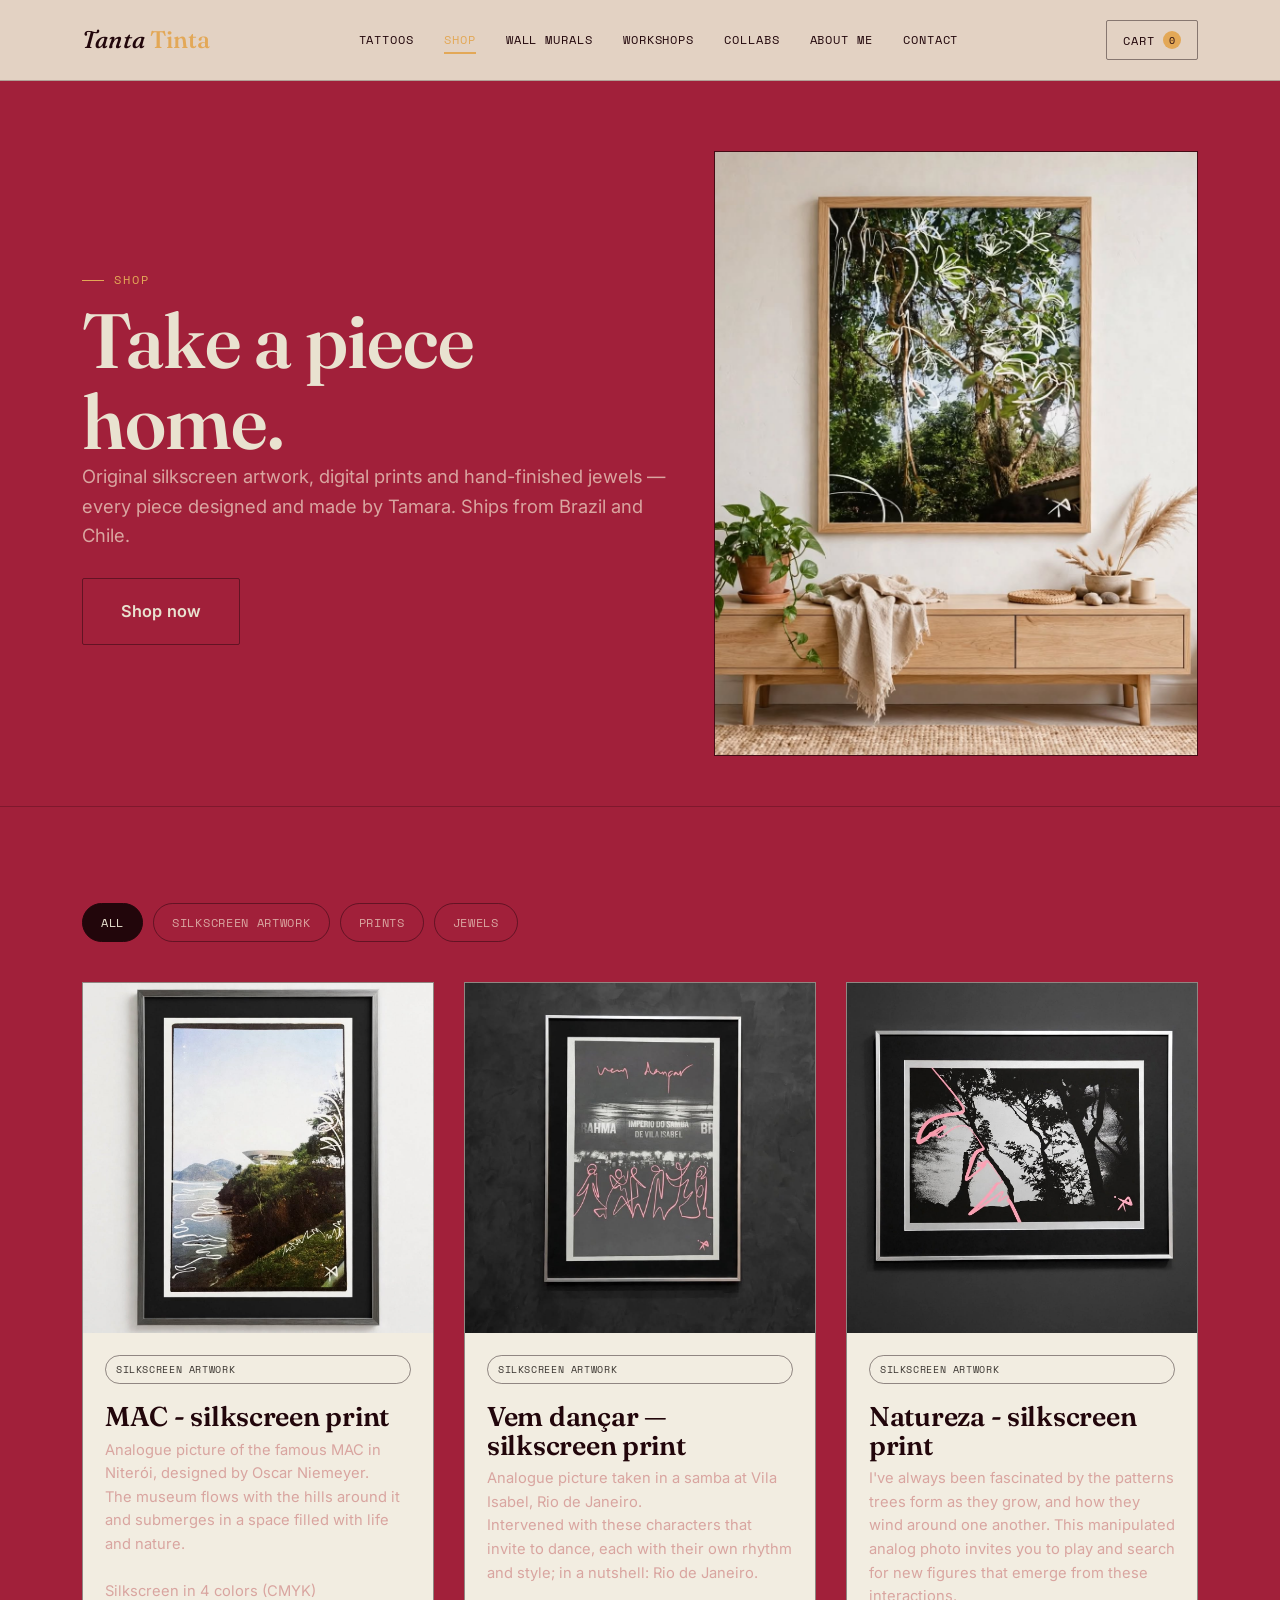
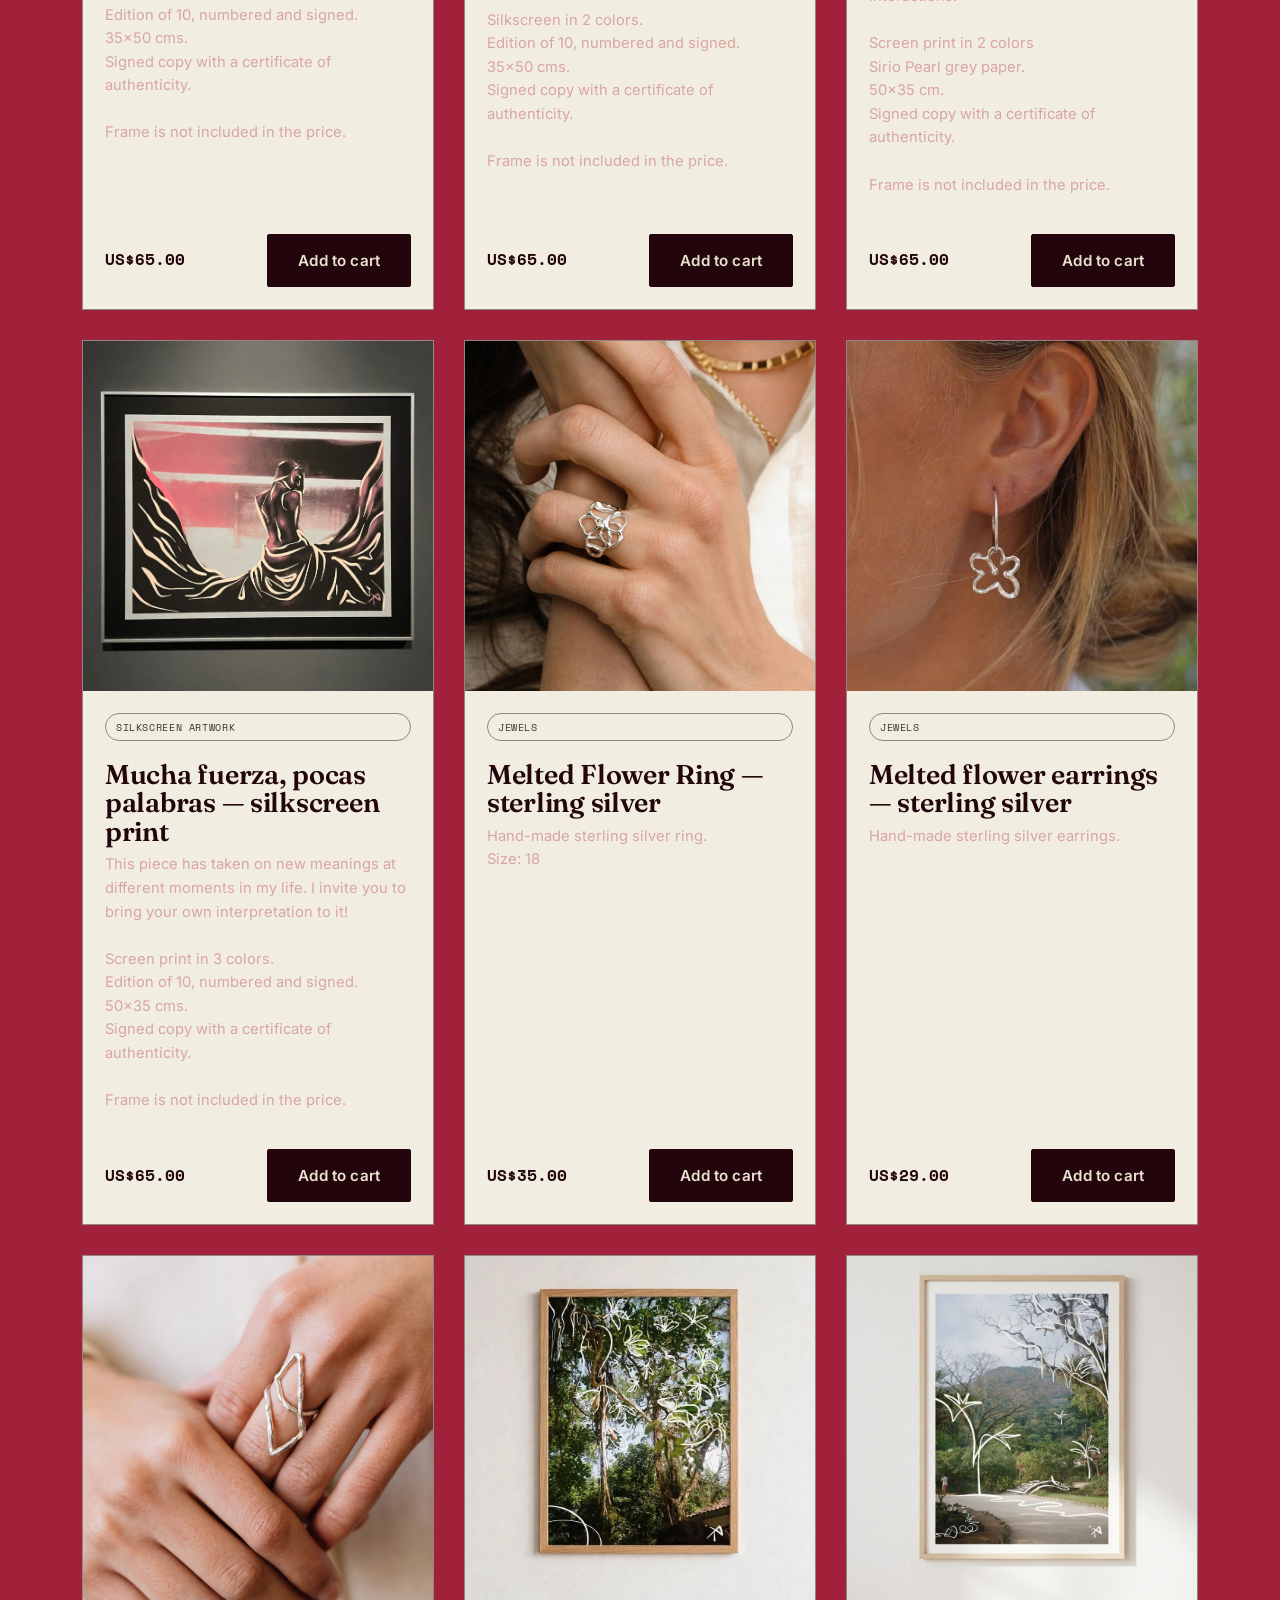
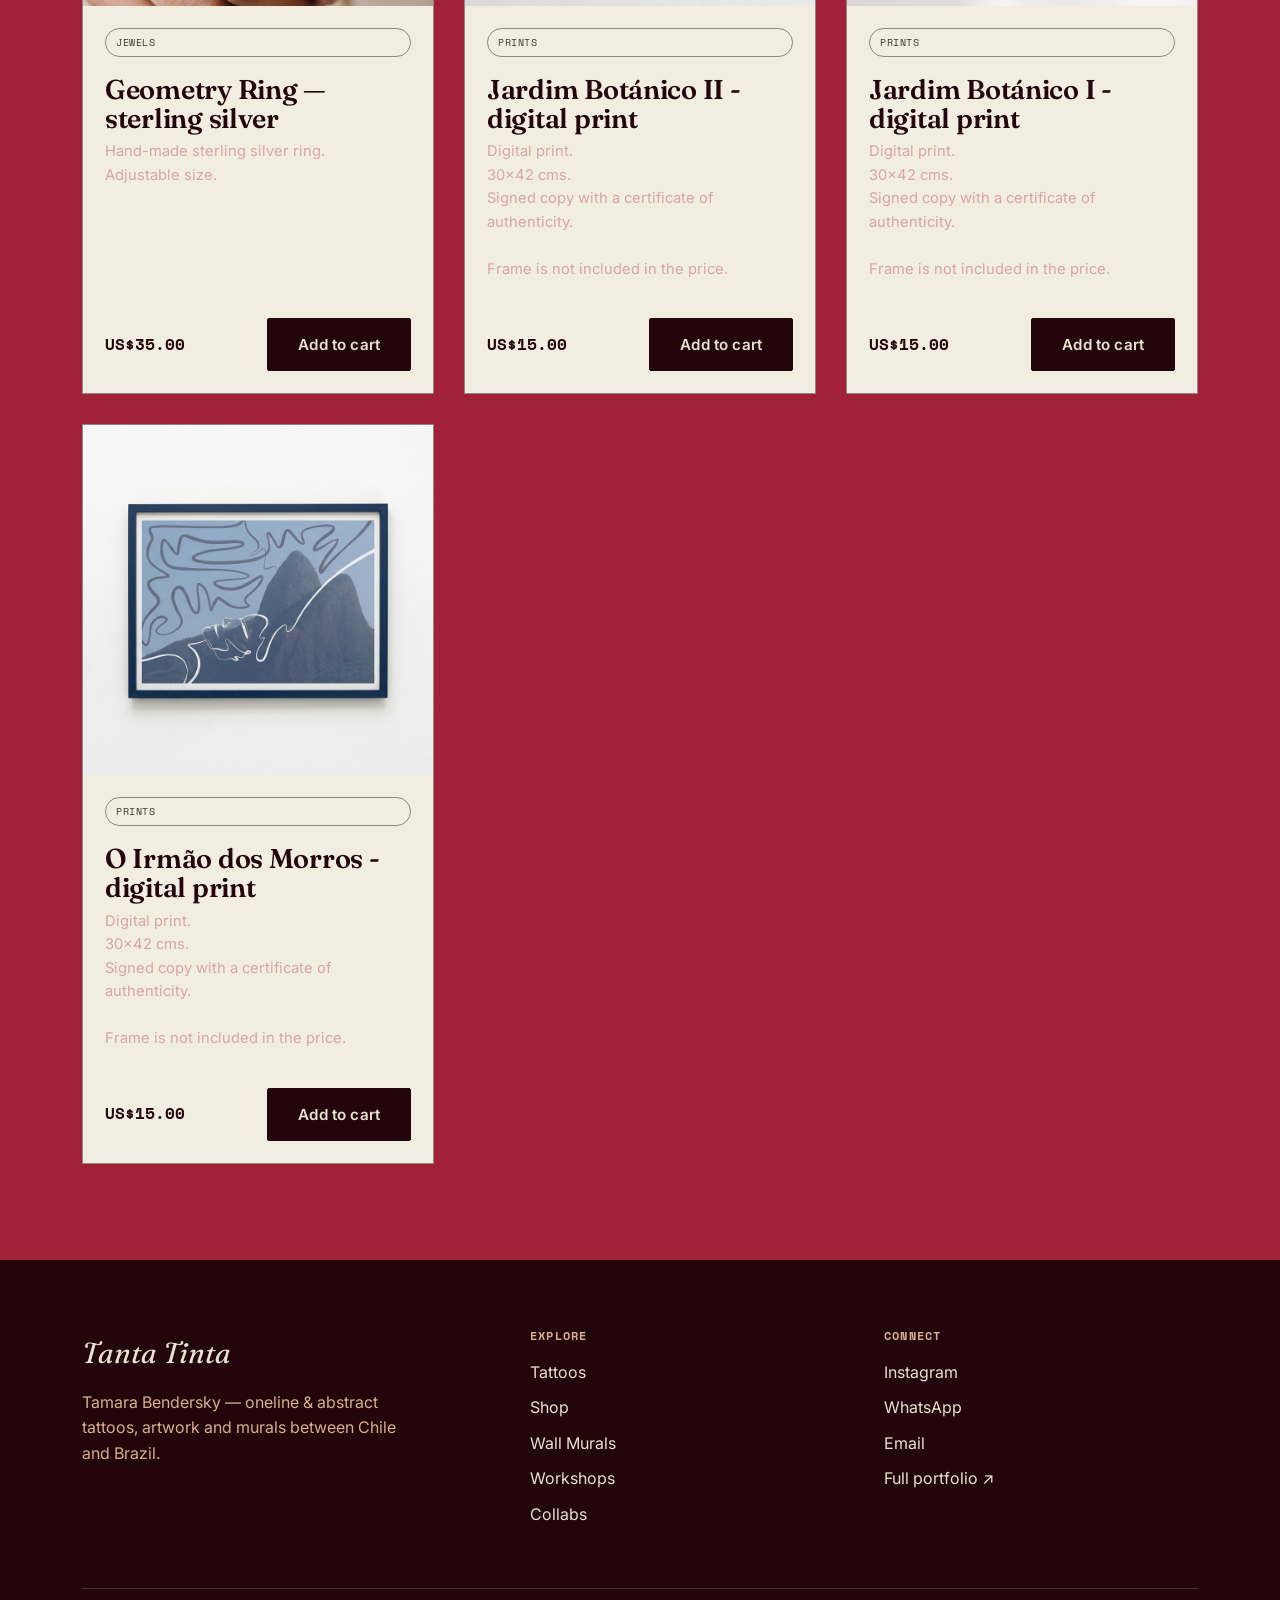
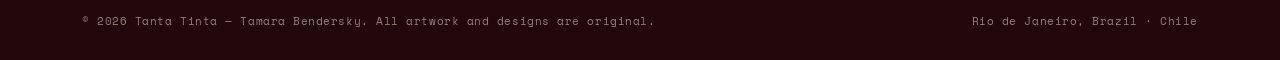
<file: shop.html>
<!DOCTYPE html>
<html lang="en">
<head>
<meta charset="UTF-8">
<meta name="viewport" content="width=device-width, initial-scale=1.0">
<title>Shop — Tanta Tinta</title>
<meta name="description" content="Original silkscreen artwork, prints and jewels by Tanta Tinta (Tamara Bendersky).">
<link rel="stylesheet" href="css/style.css">
<!-- Google tag (gtag.js) -->
<script async src="https://www.googletagmanager.com/gtag/js?id=AW-16923239182">
</script>
<script>
  window.dataLayer = window.dataLayer || [];
  function gtag(){dataLayer.push(arguments);}
  gtag('js', new Date());

  gtag('config', 'AW-16923239182');
</script>
<!-- Google Tag Manager -->
<script>(function(w,d,s,l,i){w[l]=w[l]||[];w[l].push({'gtm.start':
new Date().getTime(),event:'gtm.js'});var f=d.getElementsByTagName(s)[0],
j=d.createElement(s),dl=l!='dataLayer'?'&l='+l:'';j.async=true;j.src=
'https://www.googletagmanager.com/gtm.js?id='+i+dl;f.parentNode.insertBefore(j,f);
})(window,document,'script','dataLayer','GTM-TBFFC8VQ');</script>
<!-- End Google Tag Manager -->
</head>
<body>

<!-- Google Tag Manager (noscript) -->
<noscript><iframe src="https://www.googletagmanager.com/ns.html?id=GTM-TBFFC8VQ"
height="0" width="0" style="display:none;visibility:hidden"></iframe></noscript>
<!-- End Google Tag Manager (noscript) -->

<header class="site-header">
  <div class="header-inner">
    <a href="index.html" class="brand">Tanta <span>Tinta</span></a>
    <nav aria-label="Primary">
      <ul class="nav-list">
        <li><a href="tattoos.html">Tattoos</a></li>
        <li><a href="shop.html">Shop</a></li>
        <li><a href="murals.html">Wall Murals</a></li>
        <li><a href="workshops.html">Workshops</a></li>
        <li><a href="collabs.html">Collabs</a></li>
        <li><a href="about.html">About Me</a></li>
        <li><a href="contact.html">Contact</a></li>
      </ul>
    </nav>
    <div class="nav-actions">
      <button class="cart-btn" data-cart-toggle aria-label="Open cart">Cart <span class="cart-count">0</span></button>
      <button class="nav-toggle" aria-label="Toggle menu" aria-expanded="false"><span></span></button>
    </div>
  </div>
</header>

<main>
  <section class="page-hero">
    <div class="wrap">
      <div>
        <p class="eyebrow">Shop</p>
        <h1>Take a piece home.</h1>
        <p class="lede">Original silkscreen artwork, digital prints and hand-finished jewels — every piece designed and made by Tamara. Ships from Brazil and Chile.</p>
        <div class="cta-row">
          <a href="shop.html#shop-grid" class="btn btn-outline btn-lg">Shop now</a>
        </div>
      </div>
      <a href="shop.html#shop-grid" class="hero-link" aria-label="See shop">
        <div class="media-item page-hero-photo" data-reveal>
          <img src="images/shop/hero.jpg" alt="Descripción de la foto"
              onerror="this.style.display='none'; this.nextElementSibling.style.display='flex';">
          <div class="media-placeholder" style="display:none;">
            <svg viewBox="0 0 24 24" fill="none" stroke="currentColor" stroke-width="1.2"><rect x="3" y="3" width="18" height="18" rx="1"/><circle cx="8.5" cy="8.5" r="1.5"/><path d="M21 15l-5-5L5 21"/></svg>
          </div>
        </div>
      </a>
    </div>
  </section>

  <section class="section">
    <div class="wrap">

      <!-- Admin editor — visit shop.html?admin=1 to see this panel -->
      <div id="admin-panel" hidden>
        <h3>Manage the shop</h3>
        <p class="admin-note">Add or edit a piece below, then press <strong>Export products.js</strong> and paste the downloaded file over <code>js/products.js</code> to publish the change for every visitor. This panel is only visible when you add <code>?admin=1</code> to the shop URL — see README.md.</p>
        <form id="admin-add-form" class="admin-form-grid">
          <input type="hidden" name="id">
          <div>
            <label for="a-name">Name</label>
            <input id="a-name" name="name" type="text" required>
          </div>
          <div>
            <label for="a-category">Category</label>
            <select id="a-category" name="category">
              <option value="silkscreen">Silkscreen artwork</option>
              <option value="prints">Prints</option>
              <option value="jewels">Jewels</option>
            </select>
          </div>
          <div>
            <label for="a-price">Price</label>
            <input id="a-price" name="price" type="number" step="0.01" required>
          </div>
          <div>
            <label for="a-currency">Currency</label>
            <select id="a-currency" name="currency">
              <option value="USD">USD</option>
              <option value="CLP">CLP</option>
              <option value="BRL">BRL</option>
            </select>
          </div>
          <div>
            <label for="a-stock">Quantity available</label>
            <input id="a-stock" name="stock" type="number" required>
          </div>
          <div>
            <label for="a-image">Image path</label>
            <input id="a-image" name="image" type="text" placeholder="images/shop/my-piece.jpg">
          </div>
          <div class="full">
            <label for="a-description">Description</label>
            <textarea id="a-description" name="description"></textarea>
          </div>
          <div class="full">
            <button type="submit" class="btn btn-primary">Save piece</button>
          </div>
        </form>
        <div id="admin-list"></div>
        <div class="admin-actions">
          <button type="button" id="admin-export" class="btn btn-ink">Export products.js</button>
          <button type="button" id="admin-reset" class="btn btn-outline">Discard local changes</button>
        </div>
      </div>

      <div class="shop-filters">
        <button class="shop-filter active" data-filter="all">All</button>
        <button class="shop-filter" data-filter="silkscreen">Silkscreen artwork</button>
        <button class="shop-filter" data-filter="prints">Prints</button>
        <button class="shop-filter" data-filter="jewels">Jewels</button>
      </div>

      <div id="shop-grid" class="product-grid"></div>
    </div>
  </section>

</main>

<footer class="site-footer">
  <div class="wrap">
    <div class="footer-top">
      <div>
        <p class="footer-brand">Tanta Tinta</p>
        <p style="color:var(--tan);max-width:34ch;">Tamara Bendersky — oneline &amp; abstract tattoos, artwork and murals between Chile and Brazil.</p>
      </div>
      <div>
        <h4>Explore</h4>
        <ul class="footer-links">
          <li><a href="tattoos.html">Tattoos</a></li>
          <li><a href="shop.html">Shop</a></li>
          <li><a href="murals.html">Wall Murals</a></li>
          <li><a href="workshops.html">Workshops</a></li>
          <li><a href="collabs.html">Collabs</a></li>
        </ul>
      </div>
      <div>
        <h4>Connect</h4>
        <ul class="footer-links">
          <li><a href="https://www.instagram.com/tantatinta_/" target="_blank" rel="noopener">Instagram</a></li>
          <li><a href="https://wa.me/5521995780587" target="_blank" rel="noopener">WhatsApp</a></li>
          <li><a href="mailto:contacto.tantatinta@gmail.com">Email</a></li>
          <li><a href="https://tamarabendersky.myportfolio.com/" target="_blank" rel="noopener">Full portfolio ↗</a></li>
        </ul>
      </div>
    </div>
    <div class="footer-bottom">
      <span>© 2026 Tanta Tinta — Tamara Bendersky. All artwork and designs are original.</span>
      <span>Rio de Janeiro, Brazil · Chile</span>
    </div>
  </div>
</footer>

<div id="cart-drawer" class="cart-drawer">
  <div class="cart-drawer-head">
    <strong>Your cart</strong>
    <button class="cart-close" data-cart-close aria-label="Close cart">×</button>
  </div>
  <div id="cart-drawer-body" class="cart-drawer-body"></div>
  <div id="cart-drawer-footer" class="cart-drawer-footer"></div>
</div>
<div class="cart-drawer-overlay" data-cart-close></div>

<div id="product-modal" class="product-modal" hidden>
  <div class="product-modal-overlay" data-product-modal-close></div>
  <div class="product-modal-panel">
    <button class="product-modal-close" data-product-modal-close aria-label="Close">×</button>
    <div id="product-modal-body" style="display:contents;"></div>
  </div>
</div>

<script src="js/products.js"></script>
<script src="js/cart.js"></script>
<script src="js/main.js"></script>
</body>
</html>
</file>
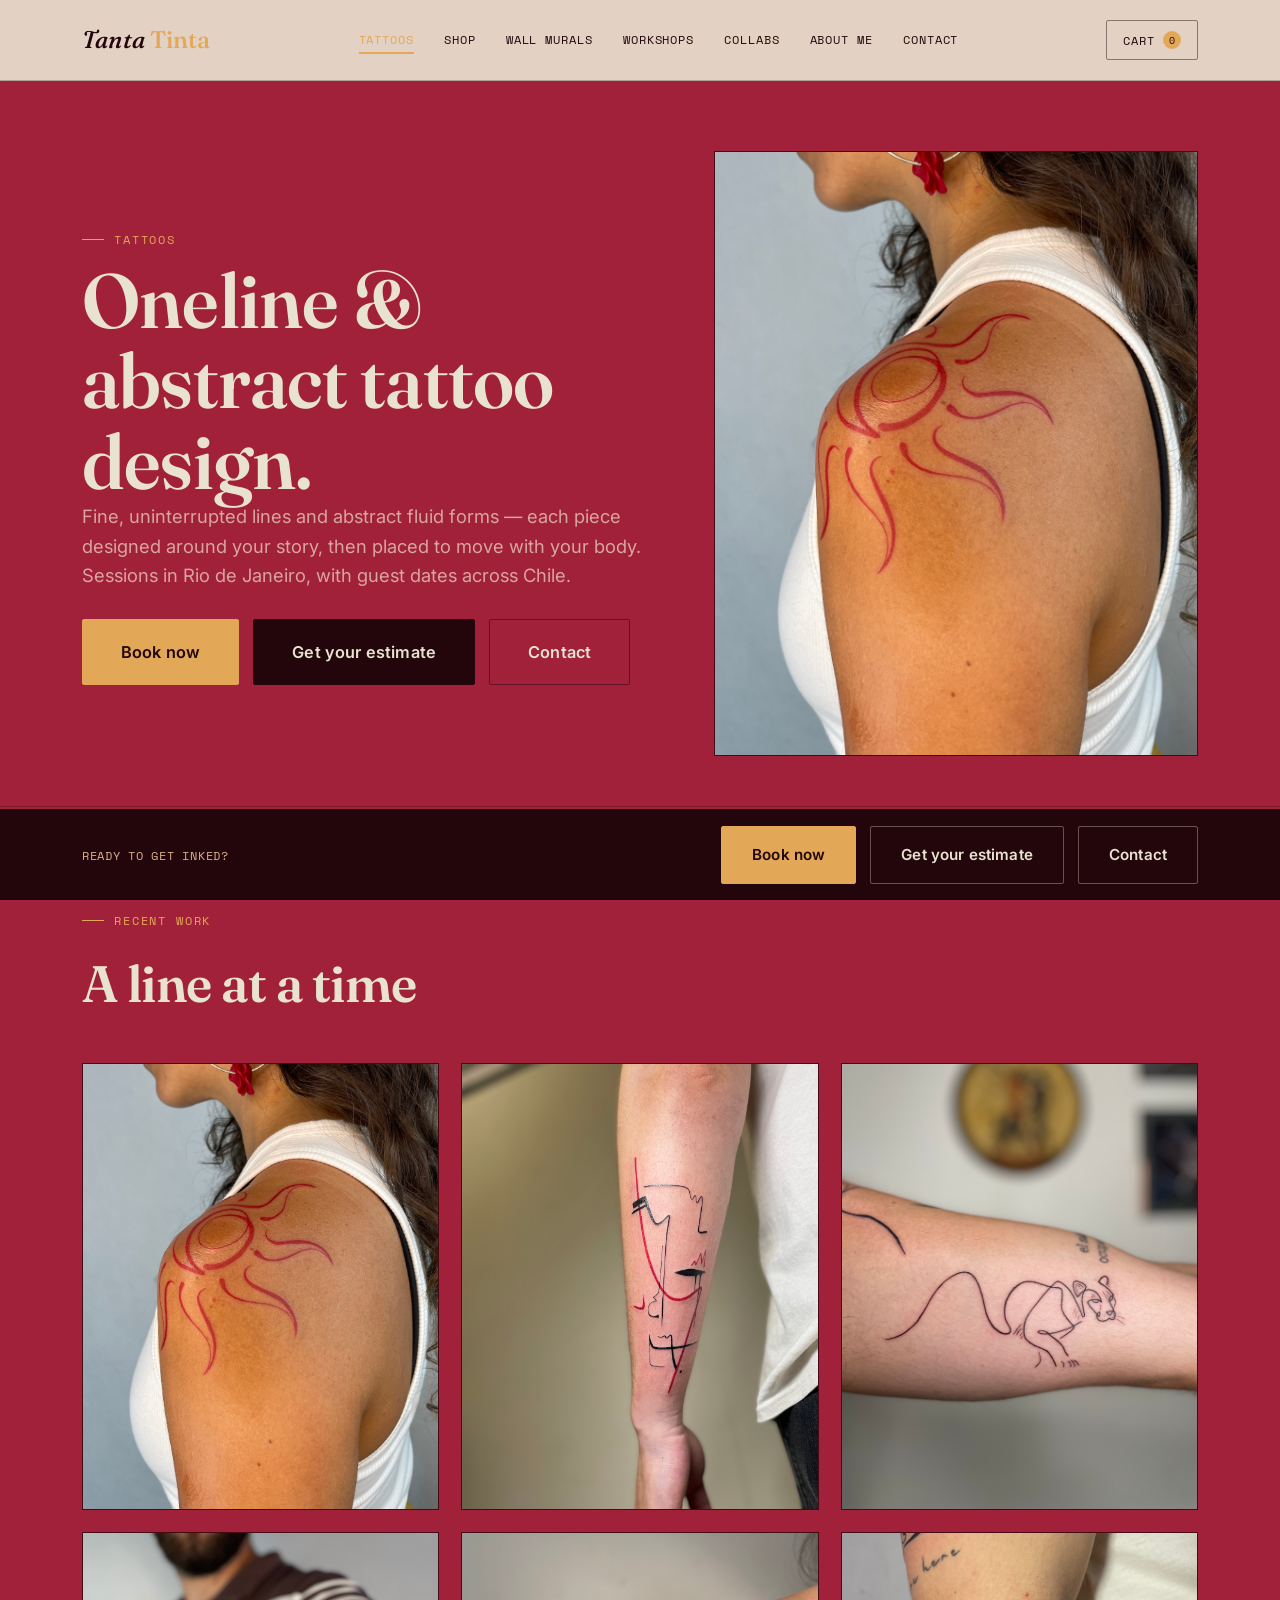
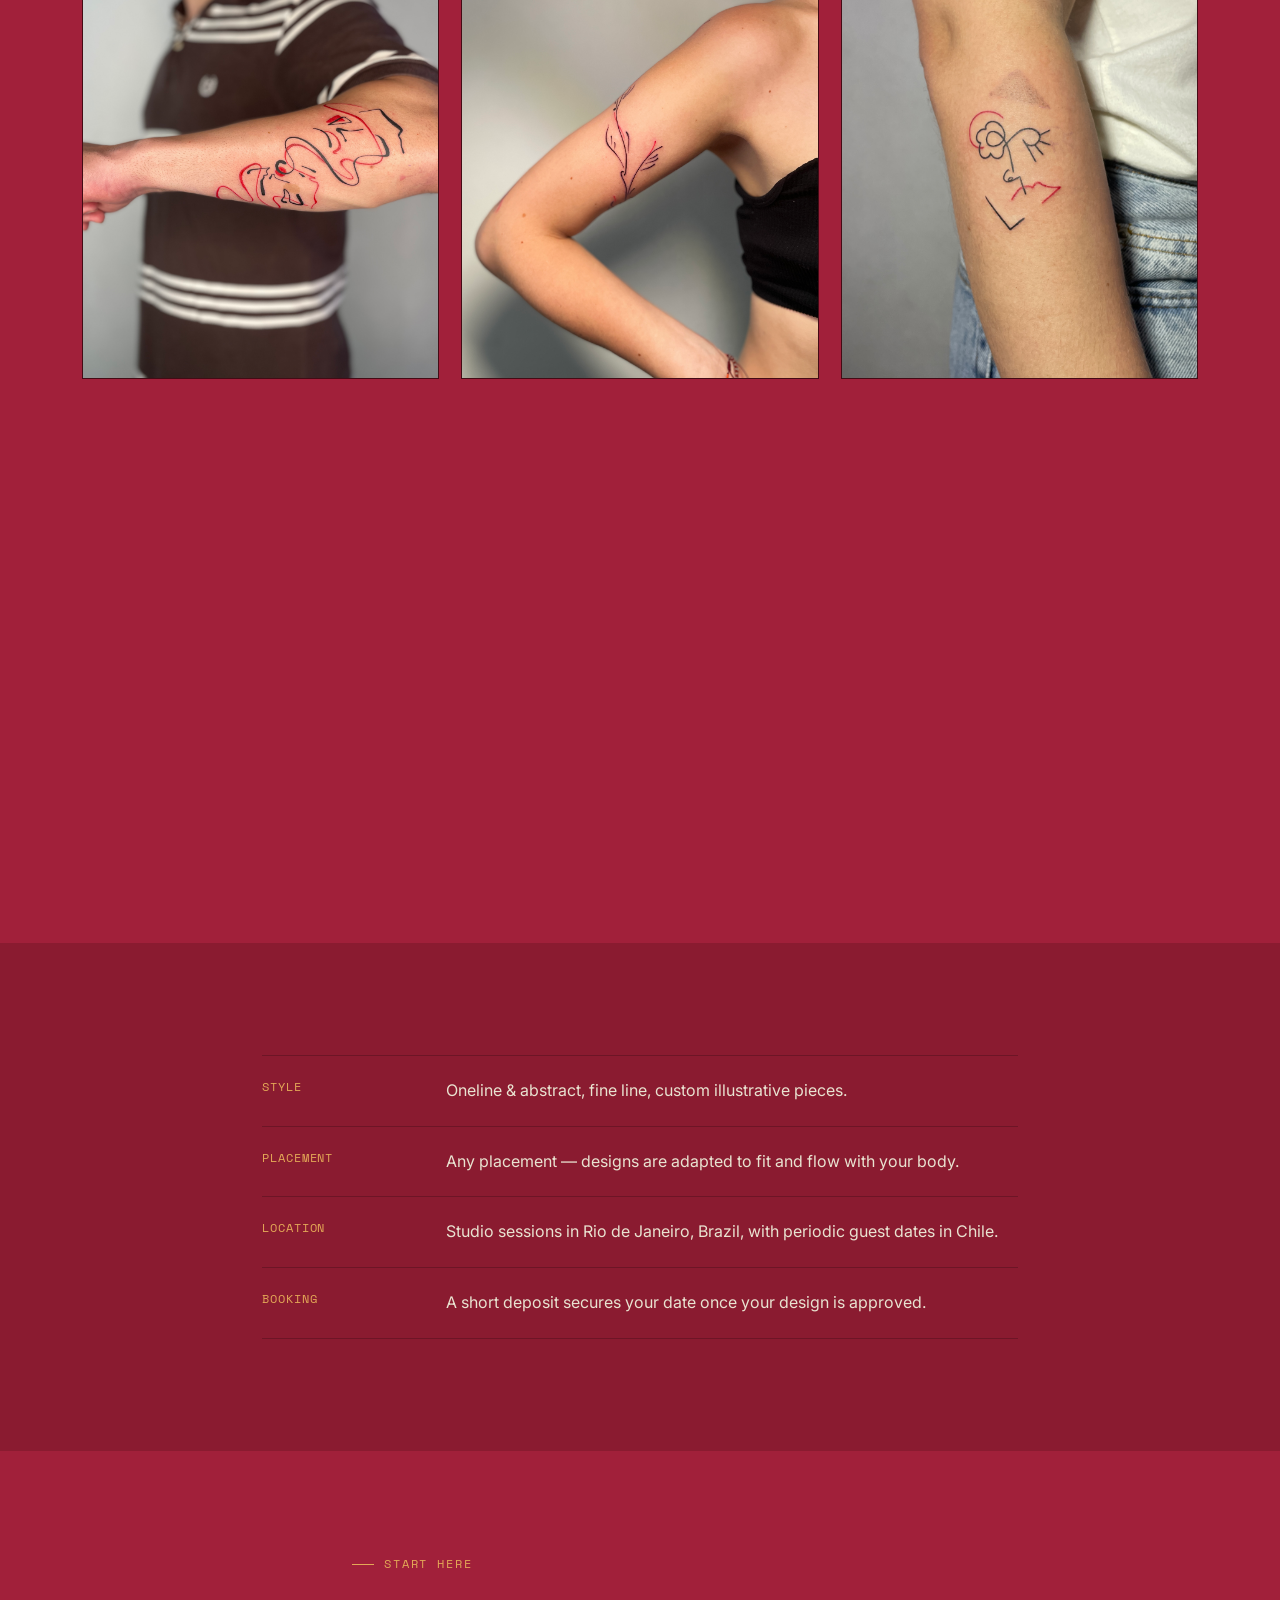
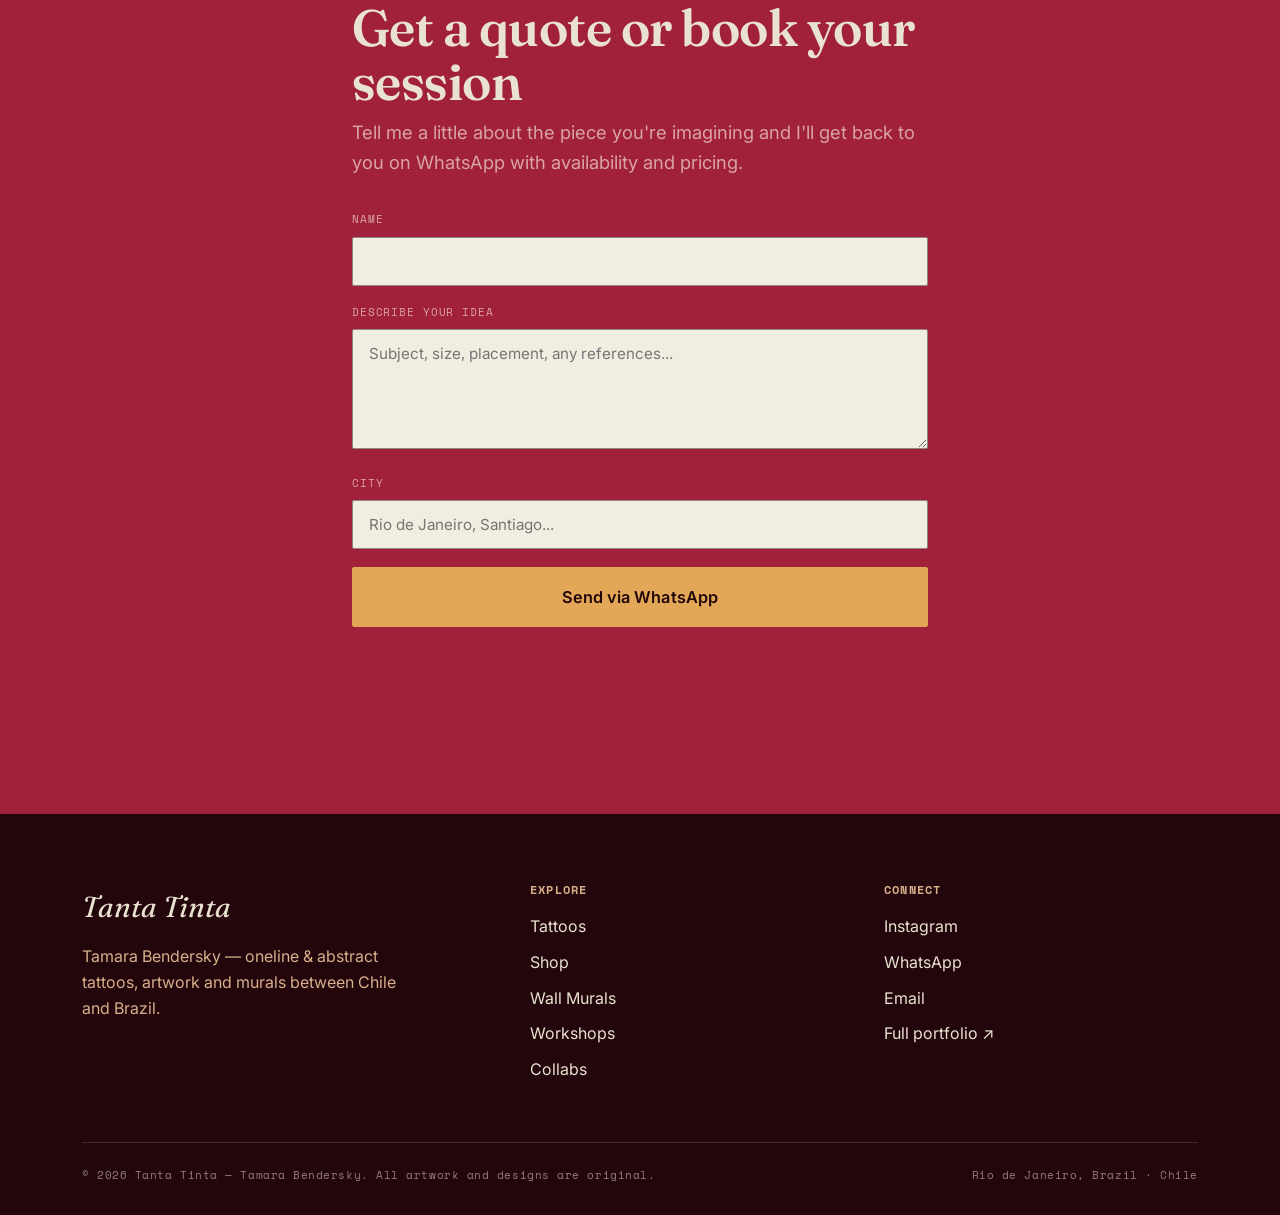
<file: tattoos.html>
<!DOCTYPE html>
<html lang="en">
<head>
<meta charset="UTF-8">
<meta name="viewport" content="width=device-width, initial-scale=1.0">
<title>Tattoos — Tanta Tinta</title>
<meta name="description" content="Custom oneline and abstract tattoo design by Tanta Tinta (Tamara Bendersky). Get a quote or book your session.">
<link rel="stylesheet" href="css/style.css">
<!-- Google tag (gtag.js) -->
<script async src="https://www.googletagmanager.com/gtag/js?id=AW-16923239182">
</script>
<script>
  window.dataLayer = window.dataLayer || [];
  function gtag(){dataLayer.push(arguments);}
  gtag('js', new Date());

  gtag('config', 'AW-16923239182');
</script>
<!-- Google Tag Manager -->
<script>(function(w,d,s,l,i){w[l]=w[l]||[];w[l].push({'gtm.start':
new Date().getTime(),event:'gtm.js'});var f=d.getElementsByTagName(s)[0],
j=d.createElement(s),dl=l!='dataLayer'?'&l='+l:'';j.async=true;j.src=
'https://www.googletagmanager.com/gtm.js?id='+i+dl;f.parentNode.insertBefore(j,f);
})(window,document,'script','dataLayer','GTM-TBFFC8VQ');</script>
<!-- End Google Tag Manager -->
</head>
<body>

<!-- Google Tag Manager (noscript) -->
<noscript><iframe src="https://www.googletagmanager.com/ns.html?id=GTM-TBFFC8VQ"
height="0" width="0" style="display:none;visibility:hidden"></iframe></noscript>
<!-- End Google Tag Manager (noscript) -->

<header class="site-header">
  <div class="header-inner">
    <a href="index.html" class="brand">Tanta <span>Tinta</span></a>
    <nav aria-label="Primary">
      <ul class="nav-list">
        <li><a href="tattoos.html">Tattoos</a></li>
        <li><a href="shop.html">Shop</a></li>
        <li><a href="murals.html">Wall Murals</a></li>
        <li><a href="workshops.html">Workshops</a></li>
        <li><a href="collabs.html">Collabs</a></li>
        <li><a href="about.html">About Me</a></li>
        <li><a href="contact.html">Contact</a></li>
      </ul>
    </nav>
    <div class="nav-actions">
      <button class="cart-btn" data-cart-toggle aria-label="Open cart">Cart <span class="cart-count">0</span></button>
      <button class="nav-toggle" aria-label="Toggle menu" aria-expanded="false"><span></span></button>
    </div>
  </div>
</header>

<main>

  <section class="page-hero">
    <div class="wrap">
      <div>
        <p class="eyebrow">Tattoos</p>
        <h1>Oneline &amp; abstract tattoo design.</h1>
        <p class="lede">Fine, uninterrupted lines and abstract fluid forms — each piece designed around your story, then placed to move with your body. Sessions in Rio de Janeiro, with guest dates across Chile.</p>
        <div class="cta-row">
          <a href="https://tantatinta.setmore.com/book" class="btn btn-primary btn-lg">Book now</a>
          <a href="cotizador/index.html" class="btn btn-ink btn-lg">Get your estimate</a>
          <a href="contact.html" class="btn btn-outline btn-lg">Contact</a>
        </div>
      </div>
      <a href="#galeria" class="hero-link" aria-label="Ver galería">
        <div class="media-item page-hero-photo" data-reveal>
          <img src="images/tattoos/hero.jpg" alt="Descripción de la foto"
              onerror="this.style.display='none'; this.nextElementSibling.style.display='flex';">
          <div class="media-placeholder" style="display:none;">
            <svg viewBox="0 0 24 24" fill="none" stroke="currentColor" stroke-width="1.2"><rect x="3" y="3" width="18" height="18" rx="1"/><circle cx="8.5" cy="8.5" r="1.5"/><path d="M21 15l-5-5L5 21"/></svg>
            Replace with images/tattoos/hero.jpg
          </div>
        </div>
      </a>
    </div>
  </section>

  <section class="section" id="galeria">
    <div class="wrap">
      <div class="section-head">
        <div>
          <p class="eyebrow">Recent work</p>
          <h2 style="margin-top:16px;">A line at a time</h2>
        </div>
      </div>

      <div class="media-grid">
        <div class="media-item" data-reveal><img src="images/tattoos/tattoo-01.jpg" alt="Describe the piece"></div>
        <div class="media-item" data-reveal><img src="images/tattoos/tattoo-02.jpg" alt="Describe the piece"></div>
        <div class="media-item" data-reveal><img src="images/tattoos/tattoo-03.jpg" alt="Describe the piece"></div>
        <div class="media-item" data-reveal><img src="images/tattoos/tattoo-04.jpg" alt="Describe the piece"></div>
        <div class="media-item" data-reveal><img src="images/tattoos/tattoo-05.jpg" alt="Describe the piece"></div>        
        <div class="media-item" data-reveal><img src="images/tattoos/tattoo-06.jpg" alt="Describe the piece"></div>
        <div class="media-item" data-reveal><img src="images/tattoos/tattoo-07.jpg" alt="Describe the piece"></div>
        <div class="media-item" data-reveal><img src="images/tattoos/tattoo-08.jpg" alt="Describe the piece"></div>        
        <div class="media-item" data-reveal><img src="images/tattoos/tattoo-09.jpg" alt="Describe the piece"></div>
      </div>
    </div>
  </section>

  <section class="section section-alt">
    <div class="wrap" style="max-width:820px;">
      <dl class="info-list">
        <div class="info-row"><dt>Style</dt><dd>Oneline &amp; abstract, fine line, custom illustrative pieces.</dd></div>
        <div class="info-row"><dt>Placement</dt><dd>Any placement — designs are adapted to fit and flow with your body.</dd></div>
        <div class="info-row"><dt>Location</dt><dd>Studio sessions in Rio de Janeiro, Brazil, with periodic guest dates in Chile.</dd></div>
        <div class="info-row"><dt>Booking</dt><dd>A short deposit secures your date once your design is approved.</dd></div>
      </dl>
    </div>
  </section>

  <section class="section" id="quote-form">
    <div class="wrap" style="max-width:640px;">
      <p class="eyebrow">Start here</p>
      <h2 style="margin:16px 0 10px;">Get a quote or book your session</h2>
      <p class="lede" style="margin-bottom:34px;">Tell me a little about the piece you're imagining and I'll get back to you on WhatsApp with availability and pricing.</p>
      <form class="form-grid" data-whatsapp-form data-whatsapp-number="5521995780587" data-whatsapp-intro="Hi Tanta Tinta! I'd like a tattoo quote.">
        <div>
          <label for="t-name">Name</label>
          <input id="t-name" name="Name" type="text" required>
        </div>
        <div>
          <label for="t-idea">Describe your idea</label>
          <textarea id="t-idea" name="Idea" required placeholder="Subject, size, placement, any references..."></textarea>
        </div>
        <div>
          <label for="t-city">City</label>
          <input id="t-city" name="City" type="text" placeholder="Rio de Janeiro, Santiago...">
        </div>
        <button type="submit" class="btn btn-primary btn-lg btn-block">Send via WhatsApp</button>
      </form>
    </div>
  </section>

</main>

<div class="sticky-cta">
  <div class="wrap">
    <p>Ready to get inked?</p>
    <div class="cta-row">
      <a href="https://tantatinta.setmore.com/book" class="btn btn-primary">Book now</a>
      <a href="cotizador/index.html" class="btn btn-outline" style="border-color:rgba(233,226,208,0.35);color:var(--paper);">Get your estimate</a>
      <a href="contact.html" class="btn btn-outline" style="border-color:rgba(233,226,208,0.35);color:var(--paper);">Contact</a>
    </div>
  </div>
</div>

<footer class="site-footer">
  <div class="wrap">
    <div class="footer-top">
      <div>
        <p class="footer-brand">Tanta Tinta</p>
        <p style="color:var(--tan);max-width:34ch;">Tamara Bendersky — oneline &amp; abstract tattoos, artwork and murals between Chile and Brazil.</p>
      </div>
      <div>
        <h4>Explore</h4>
        <ul class="footer-links">
          <li><a href="tattoos.html">Tattoos</a></li>
          <li><a href="shop.html">Shop</a></li>
          <li><a href="murals.html">Wall Murals</a></li>
          <li><a href="workshops.html">Workshops</a></li>
          <li><a href="collabs.html">Collabs</a></li>
        </ul>
      </div>
      <div>
        <h4>Connect</h4>
        <ul class="footer-links">
          <li><a href="https://www.instagram.com/tantatinta_/" target="_blank" rel="noopener">Instagram</a></li>
          <li><a href="https://wa.me/5521995780587" target="_blank" rel="noopener">WhatsApp</a></li>
          <li><a href="mailto:contacto.tantatinta@gmail.com">Email</a></li>
          <li><a href="https://tamarabendersky.myportfolio.com/" target="_blank" rel="noopener">Full portfolio ↗</a></li>
        </ul>
      </div>
    </div>
    <div class="footer-bottom">
      <span>© 2026 Tanta Tinta — Tamara Bendersky. All artwork and designs are original.</span>
      <span>Rio de Janeiro, Brazil · Chile</span>
    </div>
  </div>
</footer>

<div id="cart-drawer" class="cart-drawer">
  <div class="cart-drawer-head">
    <strong>Your cart</strong>
    <button class="cart-close" data-cart-close aria-label="Close cart">×</button>
  </div>
  <div id="cart-drawer-body" class="cart-drawer-body"></div>
  <div id="cart-drawer-footer" class="cart-drawer-footer"></div>
</div>
<div class="cart-drawer-overlay" data-cart-close></div>

<script src="js/products.js"></script>
<script src="js/cart.js"></script>
<script src="js/main.js"></script>
</body>
</html>
</file>
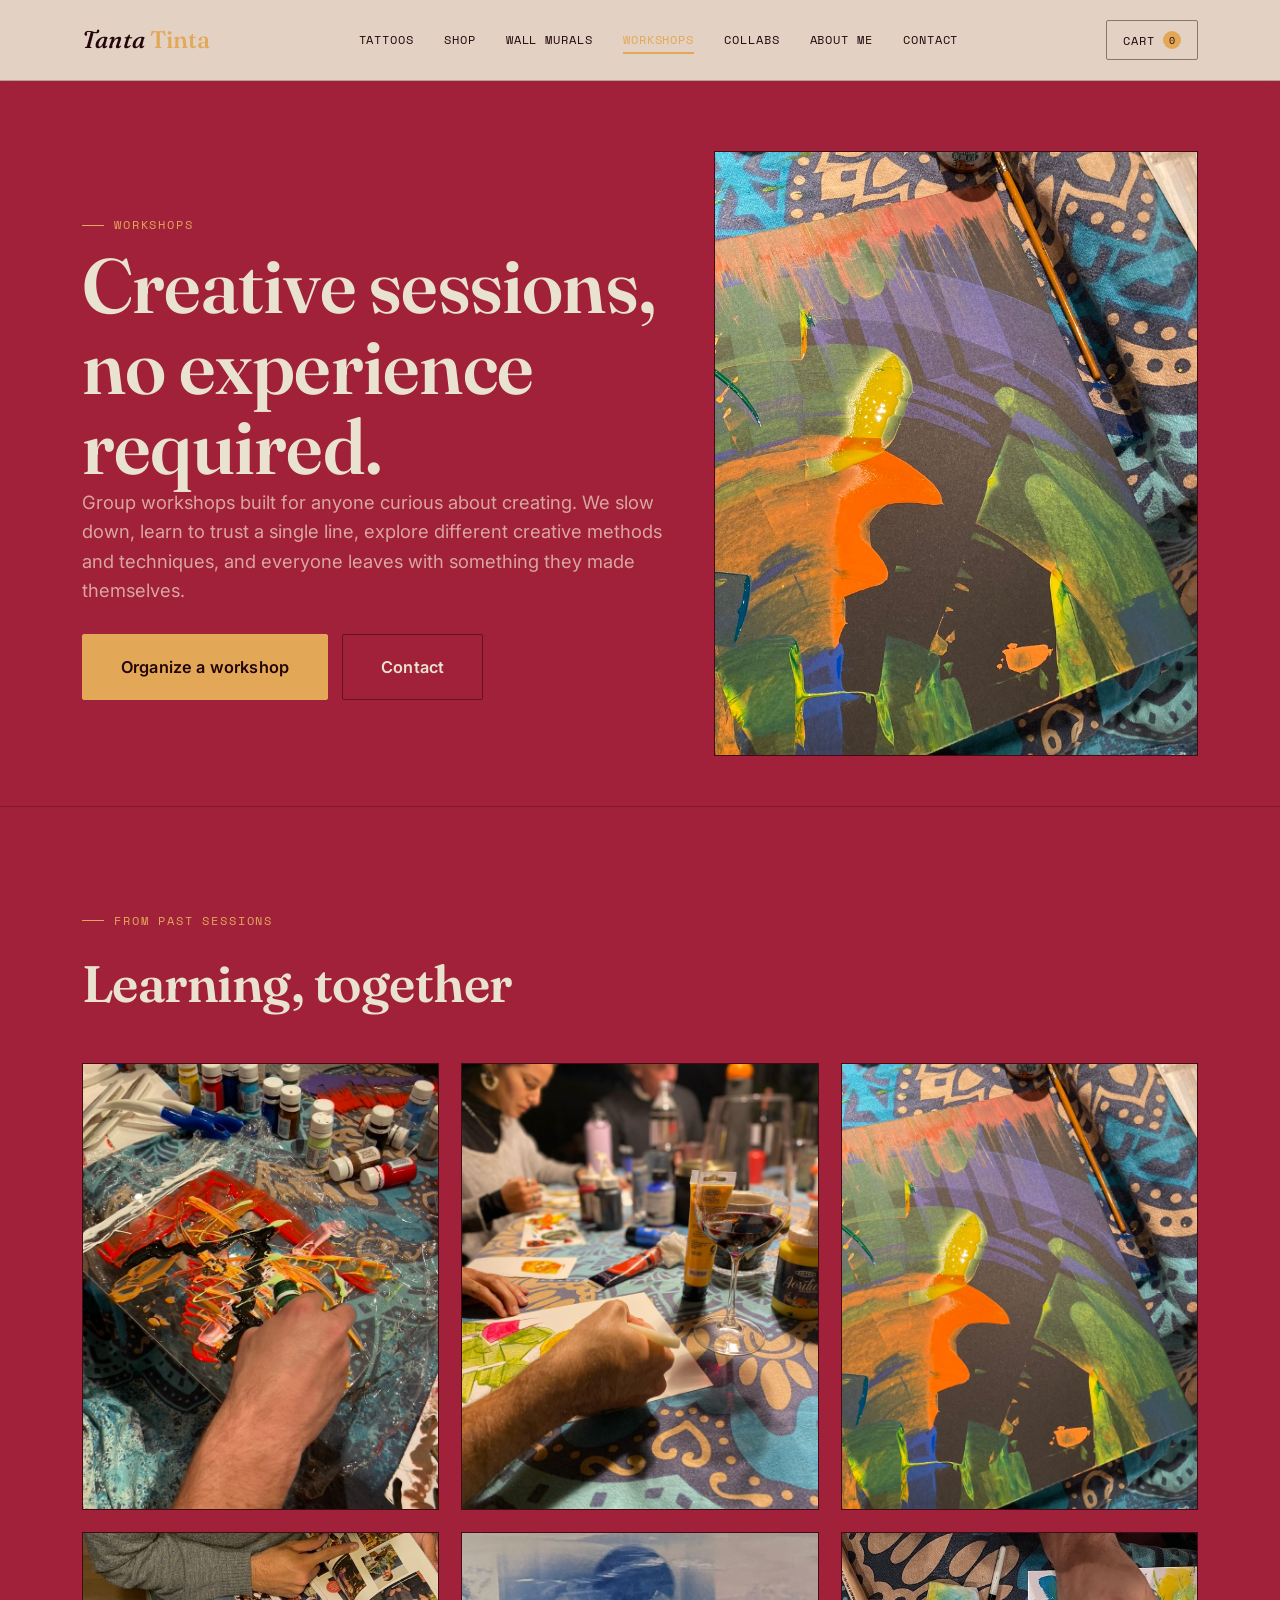
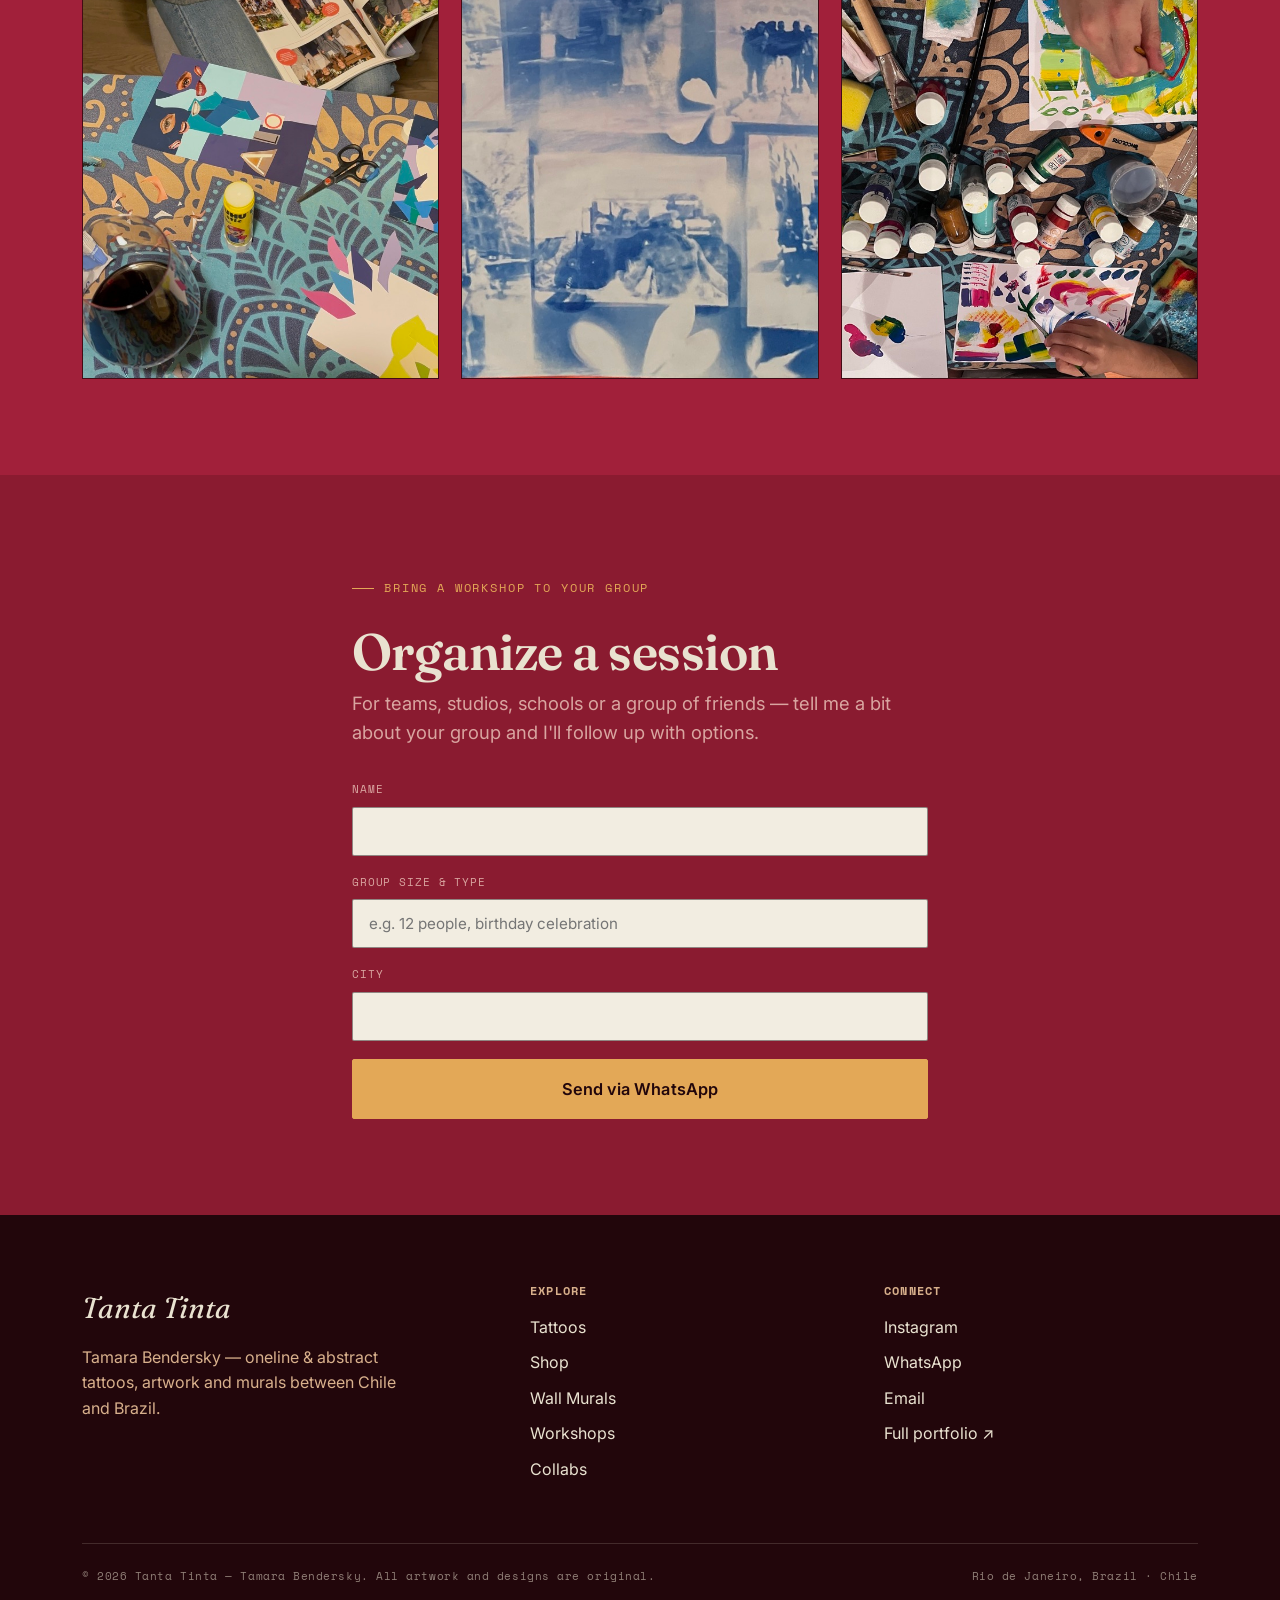
<file: workshops.html>
<!DOCTYPE html>
<html lang="en">
<head>
<meta charset="UTF-8">
<meta name="viewport" content="width=device-width, initial-scale=1.0">
<title>Workshops — Tanta Tinta</title>
<meta name="description" content="Group creative workshops with Tanta Tinta — no art experience needed.">
<link rel="stylesheet" href="css/style.css">
<!-- Google tag (gtag.js) -->
<script async src="https://www.googletagmanager.com/gtag/js?id=AW-16923239182">
</script>
<script>
  window.dataLayer = window.dataLayer || [];
  function gtag(){dataLayer.push(arguments);}
  gtag('js', new Date());

  gtag('config', 'AW-16923239182');
</script>
<!-- Google Tag Manager -->
<script>(function(w,d,s,l,i){w[l]=w[l]||[];w[l].push({'gtm.start':
new Date().getTime(),event:'gtm.js'});var f=d.getElementsByTagName(s)[0],
j=d.createElement(s),dl=l!='dataLayer'?'&l='+l:'';j.async=true;j.src=
'https://www.googletagmanager.com/gtm.js?id='+i+dl;f.parentNode.insertBefore(j,f);
})(window,document,'script','dataLayer','GTM-TBFFC8VQ');</script>
<!-- End Google Tag Manager -->
</head>
<body>

<!-- Google Tag Manager (noscript) -->
<noscript><iframe src="https://www.googletagmanager.com/ns.html?id=GTM-TBFFC8VQ"
height="0" width="0" style="display:none;visibility:hidden"></iframe></noscript>
<!-- End Google Tag Manager (noscript) -->

<header class="site-header">
  <div class="header-inner">
    <a href="index.html" class="brand">Tanta <span>Tinta</span></a>
    <nav aria-label="Primary">
      <ul class="nav-list">
        <li><a href="tattoos.html">Tattoos</a></li>
        <li><a href="shop.html">Shop</a></li>
        <li><a href="murals.html">Wall Murals</a></li>
        <li><a href="workshops.html">Workshops</a></li>
        <li><a href="collabs.html">Collabs</a></li>
        <li><a href="about.html">About Me</a></li>
        <li><a href="contact.html">Contact</a></li>
      </ul>
    </nav>
    <div class="nav-actions">
      <button class="cart-btn" data-cart-toggle aria-label="Open cart">Cart <span class="cart-count">0</span></button>
      <button class="nav-toggle" aria-label="Toggle menu" aria-expanded="false"><span></span></button>
    </div>
  </div>
</header>

<main>
  <section class="page-hero">
    <div class="wrap">
      <div>
        <p class="eyebrow">Workshops</p>
        <h1>Creative sessions, no experience required.</h1>
      <p class="lede">Group workshops built for anyone curious about creating. We slow down, learn to trust a single line, explore different creative methods and techniques, and everyone leaves with something they made themselves.</p>
      <div class="cta-row">
        <a href="#workshop-contact" class="btn btn-primary btn-lg">Organize a workshop</a>
        <a href="contact.html" class="btn btn-outline btn-lg">Contact</a>
      </div>
    </div>
      <a href="#galeria" class="hero-link" aria-label="Ver galería">
        <div class="media-item page-hero-photo" data-reveal>
          <img src="images/workshops/hero.jpg" alt="Descripción de la foto"
              onerror="this.style.display='none'; this.nextElementSibling.style.display='flex';">
          <div class="media-placeholder" style="display:none;">
            <svg viewBox="0 0 24 24" fill="none" stroke="currentColor" stroke-width="1.2"><rect x="3" y="3" width="18" height="18" rx="1"/><circle cx="8.5" cy="8.5" r="1.5"/><path d="M21 15l-5-5L5 21"/></svg>
          </div>
        </div>
      </a>
    </div>
  </section>

  <section class="section" id="galeria">
    <div class="wrap">
      <div class="section-head">
        <div>
          <p class="eyebrow">From past sessions</p>
          <h2 style="margin-top:16px;">Learning, together</h2>
        </div>
      </div>
      <div class="media-grid">
        <div class="media-item" data-reveal><img src="images/workshops/workshop-01.jpg" alt="Describe the piece"></div>
        <div class="media-item" data-reveal><img src="images/workshops/workshop-02.jpg" alt="Describe the piece"></div>        
        <div class="media-item" data-reveal><img src="images/workshops/workshop-03.jpg" alt="Describe the piece"></div>
        <div class="media-item" data-reveal><img src="images/workshops/workshop-04.jpg" alt="Describe the piece"></div>
        <div class="media-item" data-reveal><img src="images/workshops/workshop-05.jpg" alt="Describe the piece"></div>        
        <div class="media-item" data-reveal><img src="images/workshops/workshop-06.jpg" alt="Describe the piece"></div>
      </div>
    </div>
  </section>

  <section class="section section-alt" id="workshop-contact">
    <div class="wrap" style="max-width:640px;">
      <p class="eyebrow">Bring a workshop to your group</p>
      <h2 style="margin:16px 0 10px;">Organize a session</h2>
      <p class="lede" style="margin-bottom:34px;">For teams, studios, schools or a group of friends — tell me a bit about your group and I'll follow up with options.</p>
      <form class="form-grid" data-whatsapp-form data-whatsapp-number="5521995780587" data-whatsapp-intro="Hi Tanta Tinta! I'd like to organize a workshop.">
        <div>
          <label for="w-name">Name</label>
          <input id="w-name" name="Name" type="text" required>
        </div>
        <div>
          <label for="w-group">Group size &amp; type</label>
          <input id="w-group" name="Group" type="text" placeholder="e.g. 12 people, birthday celebration">
        </div>
        <div>
          <label for="w-location">City</label>
          <input id="w-location" name="City" type="text">
        </div>
        <button type="submit" class="btn btn-primary btn-lg btn-block">Send via WhatsApp</button>
      </form>
    </div>
  </section>

</main>

<footer class="site-footer">
  <div class="wrap">
    <div class="footer-top">
      <div>
        <p class="footer-brand">Tanta Tinta</p>
        <p style="color:var(--tan);max-width:34ch;">Tamara Bendersky — oneline &amp; abstract tattoos, artwork and murals between Chile and Brazil.</p>
      </div>
      <div>
        <h4>Explore</h4>
        <ul class="footer-links">
          <li><a href="tattoos.html">Tattoos</a></li>
          <li><a href="shop.html">Shop</a></li>
          <li><a href="murals.html">Wall Murals</a></li>
          <li><a href="workshops.html">Workshops</a></li>
          <li><a href="collabs.html">Collabs</a></li>
        </ul>
      </div>
      <div>
        <h4>Connect</h4>
        <ul class="footer-links">
          <li><a href="https://www.instagram.com/tantatinta_/" target="_blank" rel="noopener">Instagram</a></li>
          <li><a href="https://wa.me/5521995780587" target="_blank" rel="noopener">WhatsApp</a></li>
          <li><a href="mailto:contacto.tantatinta@gmail.com">Email</a></li>
          <li><a href="https://tamarabendersky.myportfolio.com/" target="_blank" rel="noopener">Full portfolio ↗</a></li>
        </ul>
      </div>
    </div>
    <div class="footer-bottom">
      <span>© 2026 Tanta Tinta — Tamara Bendersky. All artwork and designs are original.</span>
      <span>Rio de Janeiro, Brazil · Chile</span>
    </div>
  </div>
</footer>

<div id="cart-drawer" class="cart-drawer">
  <div class="cart-drawer-head">
    <strong>Your cart</strong>
    <button class="cart-close" data-cart-close aria-label="Close cart">×</button>
  </div>
  <div id="cart-drawer-body" class="cart-drawer-body"></div>
  <div id="cart-drawer-footer" class="cart-drawer-footer"></div>
</div>
<div class="cart-drawer-overlay" data-cart-close></div>

<script src="js/products.js"></script>
<script src="js/cart.js"></script>
<script src="js/main.js"></script>
</body>
</html>
</file>
<file: css/style.css>
/* ==========================================================================
   TANTA TINTA — design system
   Deep crimson / cream / warm gold / dusty rose / tan
   Display: Fraunces · Body: Inter · Labels: Space Mono
   ========================================================================== */

@import url('https://fonts.googleapis.com/css2?family=Fraunces:ital,opsz,wght@0,9..144,300;0,9..144,400;0,9..144,600;0,9..144,700;1,9..144,400;1,9..144,500&family=Inter:wght@400;500;600&family=Space+Mono:wght@400;700&display=swap');

:root{
  --crimson:#A1203A;       /* main site background — deep portfolio red */
  --crimson-alt:#8A1B30;   /* alternate / card surface, one step darker */
  --ink:#22060B;           /* near-black red — dark sections, footer, ink text on gold/cream */
  --ink-soft:#3a3530;      /* muted dark text, used only inside cream cards */
  --paper:#E9E2D0;         /* cream — primary text colour + light card surfaces */
  --paper-soft:#F2EDE1;    /* lighter cream — card/input fill */
  --paper-deep:#6B1220;    /* dark red — image placeholder swatches */
  --brick:#E3A857;         /* warm gold — accent, CTAs, links */
  --brick-dark:#C98F3E;
  --olive:#D9A5A0;         /* dusty rose — muted text on red surfaces */
  --tan:#D8B08C;           /* warm tan-gold — accents on dark ink sections */
  --line: rgba(20,4,7,0.24);
  --line-strong: rgba(20,4,7,0.44);

  --font-display: 'Fraunces', serif;
  --font-body: 'Inter', sans-serif;
  --font-label: 'Space Mono', monospace;

  --container: 1180px;
  --radius: 2px;
}

*,*::before,*::after{box-sizing:border-box;}
html{scroll-behavior:smooth;}
@media (prefers-reduced-motion: reduce){
  html{scroll-behavior:auto;}
  *,*::before,*::after{animation-duration:0.01ms !important;animation-iteration-count:1 !important;transition-duration:0.01ms !important;scroll-behavior:auto !important;}
}

body{
  margin:0;
  background:var(--crimson);
  color:var(--paper);
  font-family:var(--font-body);
  font-size:16px;
  line-height:1.6;
  -webkit-font-smoothing:antialiased;
}

img{max-width:100%;display:block;}
a{color:inherit;text-decoration:none;}
button{font-family:inherit;cursor:pointer;}
ul{margin:0;padding:0;list-style:none;}

::selection{background:var(--brick);color:var(--ink);}

:focus-visible{
  outline:2px solid var(--brick);
  outline-offset:3px;
}

.wrap{
  max-width:var(--container);
  margin:0 auto;
  padding:0 32px;
}

h1,h2,h3,h4{
  font-family:var(--font-display);
  font-weight:600;
  line-height:1.05;
  margin:0;
  letter-spacing:-0.01em;
}

h1{font-size:clamp(2.6rem,6vw,5.2rem);font-weight:600;}
h2{font-size:clamp(2rem,4vw,3.2rem);}
h3{font-size:clamp(1.3rem,2.2vw,1.7rem);}

p{margin:0 0 1em;}
p:last-child{margin-bottom:0;}

.eyebrow{
  font-family:var(--font-label);
  font-size:0.72rem;
  letter-spacing:0.16em;
  text-transform:uppercase;
  color:var(--brick);
  display:inline-flex;
  align-items:center;
  gap:10px;
}
.eyebrow::before{
  content:"";
  width:22px;
  height:1px;
  background:var(--brick);
  display:inline-block;
}

.lede{
  font-size:1.15rem;
  color:var(--olive);
  max-width:56ch;
  white-space:pre-line;
}

/* ---------- buttons ---------- */
.btn{
  display:inline-flex;
  align-items:center;
  justify-content:center;
  gap:10px;
  padding:16px 30px;
  font-family:var(--font-body);
  font-weight:600;
  font-size:0.95rem;
  letter-spacing:0.01em;
  border-radius:var(--radius);
  border:1.5px solid transparent;
  transition:transform .18s ease, background .18s ease, color .18s ease, border-color .18s ease;
  white-space:nowrap;
}
.btn-primary{
  background:var(--brick);
  color:var(--ink);
  border-color:var(--brick);
}
.btn-primary:hover{
  background:var(--brick-dark);
  border-color:var(--brick-dark);
  transform:translateY(-2px);
}
.btn-outline{
  background:transparent;
  color:var(--paper);
  border-color:var(--line-strong);
}
.btn-outline:hover{
  border-color:var(--paper);
  transform:translateY(-2px);
}
.btn-outline-dark{
  background:transparent;
  color:var(--paper);
  border-color:var(--paper);
}
.btn-outline-dark:hover{
  border-color:var(--paper);
  transform:translateY(-2px);
}
.btn-ink{
  background:var(--ink);
  color:var(--paper);
  border-color:var(--ink);
}
.btn-ink:hover{
  background:var(--brick);
  border-color:var(--brick);
  color:var(--ink);
  transform:translateY(-2px);
}
/* the few outline buttons that live inside a cream card need dark text instead */
.checkout-summary .btn-outline,
#admin-panel .btn-outline{color:var(--ink);border-color:var(--line-strong);}
.checkout-summary .btn-outline:hover,
#admin-panel .btn-outline:hover{border-color:var(--ink);}
.btn-block{width:100%;}
.btn-lg{padding:19px 38px;font-size:1.02rem;}

.cta-row{
  display:flex;
  flex-wrap:wrap;
  gap:14px;
  margin-top:28px;
}

/* ---------- header / nav ---------- */
.site-header{
  position:sticky;
  top:0;
  z-index:60;
  background:rgba(233,226,208,0.92);
  backdrop-filter:blur(8px);
  border-bottom:1px solid var(--line);
  color:var(--ink);
}
.header-inner{
  display:flex;
  align-items:center;
  justify-content:space-between;
  padding:20px 32px;
  max-width:var(--container);
  margin:0 auto;
}
.brand{
  font-family:var(--font-display);
  font-style:italic;
  font-weight:500;
  font-size:1.5rem;
  letter-spacing:0.01em;
}
.brand span{color:var(--brick);font-style:normal;}

.nav-list{
  display:flex;
  align-items:center;
  gap:30px;
  font-family:var(--font-label);
  font-size:0.72rem;
  letter-spacing:0.08em;
  text-transform:uppercase;
}
.nav-list a{
  position:relative;
  padding:6px 0;
}
.nav-list a::after{
  content:"";
  position:absolute;
  left:0;bottom:0;
  width:0%;
  height:1.5px;
  background:var(--brick);
  transition:width .25s ease;
}
.nav-list a:hover::after,
.nav-list a.active::after{width:100%;}
.nav-list a.active{color:var(--brick);}

.nav-actions{display:flex;align-items:center;gap:16px;}
.cart-btn{
  position:relative;
  display:flex;
  align-items:center;
  gap:8px;
  font-family:var(--font-label);
  font-size:0.72rem;
  letter-spacing:0.08em;
  text-transform:uppercase;
  border:1.5px solid var(--line-strong);
  padding:10px 16px;
  border-radius:var(--radius);
  background:transparent;
  color:var(--ink);
}
.cart-btn:hover{border-color:var(--ink);}
.cart-count{
  background:var(--brick);
  color:var(--ink);
  border-radius:50%;
  width:18px;height:18px;
  font-size:0.65rem;
  display:inline-flex;
  align-items:center;justify-content:center;
}

.nav-toggle{
  display:none;
  background:none;border:none;
  width:32px;height:22px;
  position:relative;
}
.nav-toggle span, .nav-toggle span::before, .nav-toggle span::after{
  content:"";
  position:absolute;left:0;
  width:100%;height:1.5px;
  background:var(--ink);
  transition:transform .25s ease, opacity .25s ease, top .25s ease;
}
.nav-toggle span{top:10px;}
.nav-toggle span::before{top:-8px;}
.nav-toggle span::after{top:8px;}
.nav-toggle.open span{background:transparent;}
.nav-toggle.open span::before{top:0;transform:rotate(45deg);}
.nav-toggle.open span::after{top:0;transform:rotate(-45deg);}

@media (max-width: 900px){
  .nav-toggle{display:block;}
  .nav-list{
    position:fixed;
    inset:73px 0 0 0;
    background:var(--paper);
    flex-direction:column;
    align-items:flex-start;
    padding:36px 32px;
    gap:26px;
    font-size:0.95rem;
    transform:translateX(100%);
    transition:transform .3s ease;
    height:calc(100vh - 73px);
    overflow-y:auto;
  }
  .nav-list.open{transform:translateX(0);}
  .header-inner{padding:18px 20px;}
}

/* ---------- signature: one continuous line ---------- */
.thread{
  stroke:var(--brick);
  stroke-width:2;
  fill:none;
  stroke-linecap:round;
  stroke-linejoin:round;
  stroke-dasharray:2400;
  stroke-dashoffset:2400;
  animation:draw 2.6s ease forwards .3s;
}
@keyframes draw{to{stroke-dashoffset:0;}}
.thread-dot{fill:var(--brick);}
@media (prefers-reduced-motion: reduce){
  .thread{stroke-dashoffset:0;animation:none;}
}

/* ---------- hero ---------- */
.hero{
  position:relative;
  padding:64px 32px 0;
  overflow:hidden;
}
.hero-inner{
  max-width:var(--container);
  margin:0 auto;
  display:grid;
  grid-template-columns: 1.1fr 0.9fr;
  gap:40px;
  align-items:center;
  min-height:78vh;
}
.hero h1{margin-bottom:20px;}
.hero-art{position:relative;}
.hero-art svg{width:100%;height:auto;}
.hero-foot{
  border-top:1px solid var(--line);
  margin-top:56px;
  padding:22px 0;
  display:flex;
  justify-content:space-between;
  flex-wrap:wrap;
  gap:12px;
  font-family:var(--font-label);
  font-size:0.72rem;
  letter-spacing:0.08em;
  text-transform:uppercase;
  color:var(--olive);
}

@media (max-width: 860px){
  .hero-inner{grid-template-columns:1fr;min-height:auto;padding-top:20px;}
}

/* ---------- generic page header (sub-pages) ---------- */
.page-hero{
  padding:70px 32px 50px;
  border-bottom:1px solid var(--line);
}
.page-hero .wrap{
  display:grid;
  grid-template-columns:1.1fr 0.9fr;
  gap:40px;
  align-items:center;
}
.page-hero-photo{aspect-ratio:4/3;}

@media (max-width:860px){
  .page-hero .wrap{grid-template-columns:1fr;gap:24px;}
}
.page-hero h1{max-width:16ch;}

/* ---------- checkout hero (right-aligned, no eyebrow) ---------- */
.checkout-hero{
  padding:56px 32px;
  min-height:auto;
  display:flex;
  align-items:center;
  border-bottom:1px solid var(--line);
}
.checkout-hero .wrap{
  display:flex;
  justify-content:flex-end;
}
.checkout-hero h1{
  text-align:left;
  max-width:18ch;
}

@media (max-width:700px){
  .checkout-hero{padding:70px 20px;min-height:40vh;}
  .checkout-hero .wrap{justify-content:flex-start;}
}

/* ---------- section ---------- */
.section{padding:96px 32px;}
.section-tight{padding:64px 32px;}
.section-alt{background:var(--crimson-alt);}
.section-ink{background:var(--ink);color:var(--paper);}
.section-ink .eyebrow{color:var(--tan);}
.section-ink .eyebrow::before{background:var(--tan);}

.section-head{
  display:flex;
  justify-content:space-between;
  align-items:flex-end;
  gap:24px;
  margin-bottom:52px;
  flex-wrap:wrap;
}

/* ---------- destination grid (landing) ---------- */
.dest-grid{
  display:grid;
  grid-template-columns:repeat(3,1fr);
  gap:1px;
  background:var(--line-strong);
  border:1px solid var(--line-strong);
}
.dest-card{
  background-color:var(--crimson-alt);
  background-size:cover;
  background-position:center;
  padding:38px 30px;
  min-height:280px;
  display:flex;
  flex-direction:column;
  justify-content:space-between;
  transition:background-color .25s ease, color .25s ease;
  position:relative;
  overflow:hidden;
}
.dest-card::before{
  content:"";
  position:absolute;
  inset:0;
  background:rgba(34,6,11,0.55);
  transition:background .25s ease;
}
.dest-card > *{position:relative;z-index:1;}
.dest-card:hover::before{background:rgba(34,6,11,0.72);}
.dest-num{
  font-family:var(--font-label);
  font-size:0.75rem;
  color:var(--olive);
}
.dest-card:hover .dest-num{color:var(--tan);}
.dest-card h3{margin:14px 0 10px;}
.dest-card p{font-size:0.92rem;color:var(--olive);}
.dest-card:hover p{color:var(--paper);}
.dest-arrow{
  align-self:flex-end;
  width:38px;height:38px;
  border:1.5px solid rgba(233,226,208,0.4);
  border-radius:50%;
  display:flex;align-items:center;justify-content:center;
  margin-top:20px;
  transition:transform .25s ease, border-color .25s ease, color .25s ease;
}
.dest-card:hover .dest-arrow{transform:translate(4px,-4px);border-color:var(--tan);color:var(--tan);}

@media (max-width: 900px){
  .dest-grid{grid-template-columns:repeat(2,1fr);}
}
@media (max-width: 600px){
  .dest-grid{grid-template-columns:1fr;}
}

/* ---------- media grid (portfolio images) ---------- */
.media-grid{
  display:grid;
  grid-template-columns:repeat(3,1fr);
  gap:22px;
}
.media-item{
  aspect-ratio:4/5;
  background:var(--paper-deep);
  border:1px solid var(--line-strong);
  overflow:hidden;
  position:relative;
}
.media-item img{width:100%;height:100%;object-fit:cover;}
.media-placeholder{
  width:100%;height:100%;
  display:flex;flex-direction:column;
  align-items:center;justify-content:center;
  gap:10px;
  color:var(--olive);
  font-family:var(--font-label);
  font-size:0.68rem;
  text-align:center;
  letter-spacing:0.05em;
  text-transform:uppercase;
  padding:20px;
}
.media-placeholder svg{width:34px;height:34px;opacity:0.5;}

@media (max-width: 860px){
  .media-grid{grid-template-columns:repeat(2,1fr);}
}
@media (max-width: 520px){
  .media-grid{grid-template-columns:1fr;}
}

/* ---------- sticky CTA bar (tattoos page) ---------- */
.sticky-cta{
  position:sticky;
  bottom:0;
  z-index:40;
  background:var(--ink);
  color:var(--paper);
  border-top:1px solid var(--line-strong);
}
.sticky-cta .wrap{
  display:flex;
  align-items:center;
  justify-content:space-between;
  gap:20px;
  padding:16px 32px;
  flex-wrap:wrap;
}
.sticky-cta p{font-family:var(--font-label);font-size:0.75rem;letter-spacing:0.06em;text-transform:uppercase;color:var(--tan);margin:0;}
.sticky-cta .cta-row{margin-top:0;}

/* ---------- info list ---------- */
.info-list{display:flex;flex-direction:column;}
.info-row{
  display:grid;
  grid-template-columns: 160px 1fr;
  gap:24px;
  padding:22px 0;
  border-top:1px solid var(--line);
}
.info-row:last-child{border-bottom:1px solid var(--line);}
.info-row dt{font-family:var(--font-label);font-size:0.72rem;text-transform:uppercase;letter-spacing:0.08em;color:var(--brick);}
.info-row dd{margin:0;}
@media (max-width:600px){
  .info-row{grid-template-columns:1fr;gap:6px;}
}

/* ---------- footer ---------- */
.site-footer{
  background:var(--ink);
  color:var(--paper);
  padding:70px 32px 30px;
}
.footer-top{
  display:grid;
  grid-template-columns: 1.3fr 1fr 1fr;
  gap:40px;
  padding-bottom:50px;
  border-bottom:1px solid rgba(233,226,208,0.16);
}
.footer-top h4{font-family:var(--font-label);font-size:0.72rem;letter-spacing:0.1em;text-transform:uppercase;color:var(--tan);margin-bottom:18px;font-weight:700;}
.footer-brand{font-family:var(--font-display);font-style:italic;font-size:1.8rem;margin-bottom:14px;}
.footer-links li{margin-bottom:10px;}
.footer-links a:hover{color:var(--brick);}
.footer-bottom{
  display:flex;justify-content:space-between;flex-wrap:wrap;gap:10px;
  padding-top:24px;
  font-family:var(--font-label);
  font-size:0.68rem;
  letter-spacing:0.05em;
  color:rgba(233,226,208,0.55);
}
@media (max-width:760px){
  .footer-top{grid-template-columns:1fr;gap:32px;}
}

/* ---------- forms ---------- */
.form-grid{display:grid;gap:18px;}
label{
  font-family:var(--font-label);
  font-size:0.68rem;
  letter-spacing:0.08em;
  text-transform:uppercase;
  color:var(--olive);
  display:block;
  margin-bottom:8px;
}
input,textarea,select{
  width:100%;
  background:var(--paper-soft);
  border:1px solid var(--line-strong);
  border-radius:var(--radius);
  padding:14px 16px;
  font-family:var(--font-body);
  font-size:0.95rem;
  color:var(--ink);
}
input:focus,textarea:focus,select:focus{outline:2px solid var(--brick);outline-offset:1px;border-color:var(--brick);}
textarea{resize:vertical;min-height:120px;}

/* ---------- badges / tags ---------- */
.tag{
  display:inline-block;
  font-family:var(--font-label);
  font-size:0.65rem;
  letter-spacing:0.06em;
  text-transform:uppercase;
  padding:5px 10px;
  border:1px solid var(--line-strong);
  border-radius:20px;
  color:var(--ink-soft);
}

/* ---------- shop: product grid ---------- */
.shop-filters{
  display:flex;
  gap:10px;
  flex-wrap:wrap;
  margin-bottom:40px;
}
.shop-filter{
  font-family:var(--font-label);
  font-size:0.72rem;
  letter-spacing:0.06em;
  text-transform:uppercase;
  padding:10px 18px;
  border:1px solid var(--line-strong);
  border-radius:20px;
  background:transparent;
  color:var(--olive);
}
.shop-filter.active,
.shop-filter:hover{
  background:var(--ink);
  color:var(--paper);
  border-color:var(--ink);
}

.product-grid{
  display:grid;
  grid-template-columns:repeat(3,1fr);
  gap:30px;
}
.product-card{
  border:1px solid var(--line-strong);
  background:var(--paper-soft);
  color:var(--ink);
  display:flex;
  flex-direction:column;
}
.product-img{
  aspect-ratio:1/1;
  background-color:var(--paper-deep);
  background-size:cover;
  background-position:center;
  position:relative;
  cursor:pointer;
}
.sold-out{
  position:absolute;top:14px;right:14px;
  background:var(--ink);
  color:var(--paper);
  font-family:var(--font-label);
  font-size:0.62rem;
  letter-spacing:0.06em;
  text-transform:uppercase;
  padding:5px 10px;
}
.product-body{padding:22px;display:flex;flex-direction:column;gap:8px;flex:1;}
.product-body h3{cursor:pointer;}
.product-body h3:hover{color:var(--brick);}
.product-foot{
  margin-top:auto;
  padding-top:14px;
  display:flex;
  align-items:center;
  justify-content:space-between;
  gap:12px;
}
.product-price{font-family:var(--font-label);font-weight:700;font-size:1rem;}

@media (max-width:900px){.product-grid{grid-template-columns:repeat(2,1fr);}}
@media (max-width:560px){.product-grid{grid-template-columns:1fr;}}

/* ---------- product detail modal ---------- */
.product-modal{
  position:fixed;
  inset:0;
  z-index:110;
  display:flex;
  align-items:center;
  justify-content:center;
  padding:24px;
}
.product-modal[hidden]{display:none;}
.product-modal-overlay{
  position:absolute;
  inset:0;
  background:rgba(34,6,11,0.72);
}
.product-modal-panel{
  position:relative;
  background:var(--paper-soft);
  color:var(--ink);
  max-width:960px;
  width:100%;
  max-height:88vh;
  overflow-y:auto;
  border:1px solid var(--line-strong);
  display:grid;
  grid-template-columns:1.1fr 1fr;
  gap:0;
}
.product-modal-close{
  position:absolute;
  top:14px;right:14px;
  z-index:2;
  width:36px;height:36px;
  border-radius:50%;
  border:1px solid var(--line-strong);
  background:var(--paper-soft);
  color:var(--ink);
  font-size:1.2rem;
  line-height:1;
  display:flex;align-items:center;justify-content:center;
}
.product-modal-gallery{background:var(--paper-deep);padding:20px;display:flex;flex-direction:column;gap:12px;}
.product-modal-main{
  aspect-ratio:1/1;
  background-color:var(--paper-deep);
  background-size:cover;
  background-position:center;
  border:1px solid var(--line-strong);
}
.product-modal-thumbs{display:flex;gap:10px;flex-wrap:wrap;}
.product-modal-thumb{
  width:60px;height:60px;
  background-size:cover;
  background-position:center;
  border:1.5px solid var(--line-strong);
  cursor:pointer;
  padding:0;
}
.product-modal-thumb.active{border-color:var(--brick);}
.product-modal-details{padding:30px;display:flex;flex-direction:column;gap:10px;}
.product-modal-details h3{font-size:clamp(1.4rem,3vw,1.9rem);}
.product-modal-details .product-price{font-size:1.15rem;}
.product-modal-details .product-foot{margin-top:20px;padding-top:0;border-top:none;}

@media (max-width:760px){
  .product-modal{padding:0;}
  .product-modal-panel{grid-template-columns:1fr;max-height:100vh;height:100%;max-width:100%;}
}

/* ---------- cart drawer ---------- */
.cart-drawer{
  position:fixed;
  top:0;right:0;
  height:100vh;
  width:min(420px,100%);
  background:var(--paper);
  color:var(--ink);
  border-left:1px solid var(--line-strong);
  transform:translateX(100%);
  transition:transform .3s ease;
  z-index:100;
  display:flex;
  flex-direction:column;
}
.cart-drawer.open{transform:translateX(0);}
.cart-drawer-overlay{
  position:fixed;inset:0;
  background:rgba(34,6,11,0.5);
  opacity:0;pointer-events:none;
  transition:opacity .3s ease;
  z-index:99;
}
.cart-drawer.open ~ .cart-drawer-overlay{opacity:1;pointer-events:auto;}
.cart-drawer-head{
  display:flex;align-items:center;justify-content:space-between;
  padding:22px 26px;
  border-bottom:1px solid var(--line);
}
.cart-drawer-body{flex:1;overflow-y:auto;padding:20px 26px;}
.cart-drawer-footer{padding:20px 26px;border-top:1px solid var(--line);}
.cart-close{background:none;border:none;font-size:1.4rem;line-height:1;color:var(--ink);}
.cart-empty{color:var(--ink-soft);font-size:0.92rem;}

.cart-line{
  display:grid;
  grid-template-columns:64px 1fr auto;
  gap:14px;
  padding:16px 0;
  border-bottom:1px solid var(--line);
  align-items:start;
}
.cart-line-img{
  width:64px;height:64px;
  background-color:var(--paper-deep);
  background-size:cover;background-position:center;
}
.cart-line-name{font-weight:600;font-size:0.9rem;margin:0 0 4px;}
.cart-line-controls{
  display:flex;align-items:center;gap:8px;margin-top:8px;
  font-family:var(--font-label);font-size:0.78rem;
}
.qty-btn{
  width:24px;height:24px;
  border:1px solid var(--line-strong);
  background:transparent;
  display:flex;align-items:center;justify-content:center;
}
.cart-line-remove{
  background:none;border:none;
  color:var(--brick);
  font-family:var(--font-label);
  font-size:0.68rem;
  text-transform:uppercase;
  margin-left:6px;
}
.cart-line-price{font-family:var(--font-label);font-size:0.85rem;white-space:nowrap;}

.cart-total-row{
  display:flex;justify-content:space-between;
  font-family:var(--font-label);
  margin-bottom:16px;
  font-size:0.95rem;
}

/* ---------- checkout ---------- */
.checkout-grid{
  display:grid;
  grid-template-columns:1.2fr 0.8fr;
  gap:60px;
}
.checkout-line{
  display:flex;justify-content:space-between;
  padding:14px 0;
  border-bottom:1px solid var(--line);
  font-size:0.95rem;
}
.checkout-summary{
  background:var(--paper-soft);
  color:var(--ink);
  border:1px solid var(--line-strong);
  padding:30px;
  align-self:start;
}
.checkout-total-row{
  display:flex;justify-content:space-between;
  font-family:var(--font-label);
  font-size:1.1rem;
  margin:18px 0 24px;
  padding-top:18px;
  border-top:1px solid var(--line-strong);
}
.pay-option{
  border:1px solid var(--line-strong);
  padding:20px;
  margin-bottom:14px;
}
.pay-option h4{font-size:1rem;margin-bottom:6px;font-family:var(--font-body);font-weight:600;}
.pay-option p{font-size:0.86rem;color:var(--ink-soft);}

@media (max-width:860px){
  .checkout-grid{grid-template-columns:1fr;gap:36px;}
  .checkout-summary{order:-1;}
}

html { scroll-behavior: smooth; }

.hero-link { display: block; cursor: pointer; }

.hero-link .page-hero-photo img { transition: transform .5s ease, opacity .3s ease; }
.hero-link:hover .page-hero-photo img { transform: scale(1.03); opacity: .92; }

#galeria { scroll-margin-top: 80px; } /* ajusta al alto de tu menú fijo */

/* ---------- admin panel ---------- */
#admin-panel{
  border:2px dashed var(--brick);
  background:var(--paper-soft);
  color:var(--ink);
  padding:30px;
  margin-bottom:60px;
}
#admin-panel h3{margin-bottom:6px;}
#admin-panel label{color:var(--ink-soft);}
.admin-note{color:var(--ink-soft);font-size:0.88rem;margin-bottom:24px;}
.admin-form-grid{
  display:grid;
  grid-template-columns:repeat(2,1fr);
  gap:16px;
  margin-bottom:20px;
}
.admin-form-grid .full{grid-column:1/-1;}
.admin-row{
  display:flex;justify-content:space-between;align-items:center;flex-wrap:wrap;gap:10px;
  padding:14px 0;
  border-top:1px solid var(--line);
  font-size:0.88rem;
}
.admin-row .tag{margin:0 8px;}
.admin-row-actions button{
  background:none;border:1px solid var(--line-strong);
  padding:6px 12px;font-size:0.78rem;font-family:var(--font-label);
  margin-left:8px;
}
.admin-actions{display:flex;gap:12px;margin-top:20px;flex-wrap:wrap;}

/* ---------- reveal on scroll ---------- */
[data-reveal]{
  opacity:0;
  transform:translateY(22px);
  transition:opacity .7s ease, transform .7s ease;
}
[data-reveal].is-visible{opacity:1;transform:none;}

/* ---------- divider ---------- */
.rule{height:1px;background:var(--line);border:none;margin:0;}

/* ---------- utility ---------- */
.text-center{text-align:center;}
.mt-0{margin-top:0;}
.stack-lg > * + *{margin-top:18px;}
.max-60{max-width:60ch;}

/* ==========================================================================
   MOBILE REFINEMENTS — tighter rhythm and touch-friendly sizing on phones
   ========================================================================== */
@media (max-width:600px){
  .wrap{padding:0 20px;}
  .section{padding:64px 20px;}
  .section-tight{padding:48px 20px;}
  .hero{padding:40px 20px 0;}
  .page-hero{padding:48px 20px 36px;}
  h1{font-size:clamp(2.1rem,9vw,2.8rem);}
  h2{font-size:clamp(1.6rem,7vw,2.2rem);}
  .lede{font-size:1.02rem;}
  .dest-card{padding:28px 22px;min-height:220px;}
  .hero-foot{gap:10px 20px;margin-top:36px;}
  .sticky-cta .wrap{flex-direction:column;align-items:flex-start;gap:12px;padding:14px 20px;}
  .sticky-cta .cta-row{width:100%;}
  .sticky-cta .cta-row .btn{flex:1;}
  .checkout-summary,.pay-option,#admin-panel{padding:20px;}
  .admin-form-grid{grid-template-columns:1fr;}
  .footer-top{padding-bottom:36px;}
  .site-footer{padding:50px 20px 24px;}
  .cart-drawer-head,.cart-drawer-body,.cart-drawer-footer{padding-left:20px;padding-right:20px;}
}
@media (max-width:400px){
  .cta-row .btn{flex:1 1 auto;}
}
</file>
